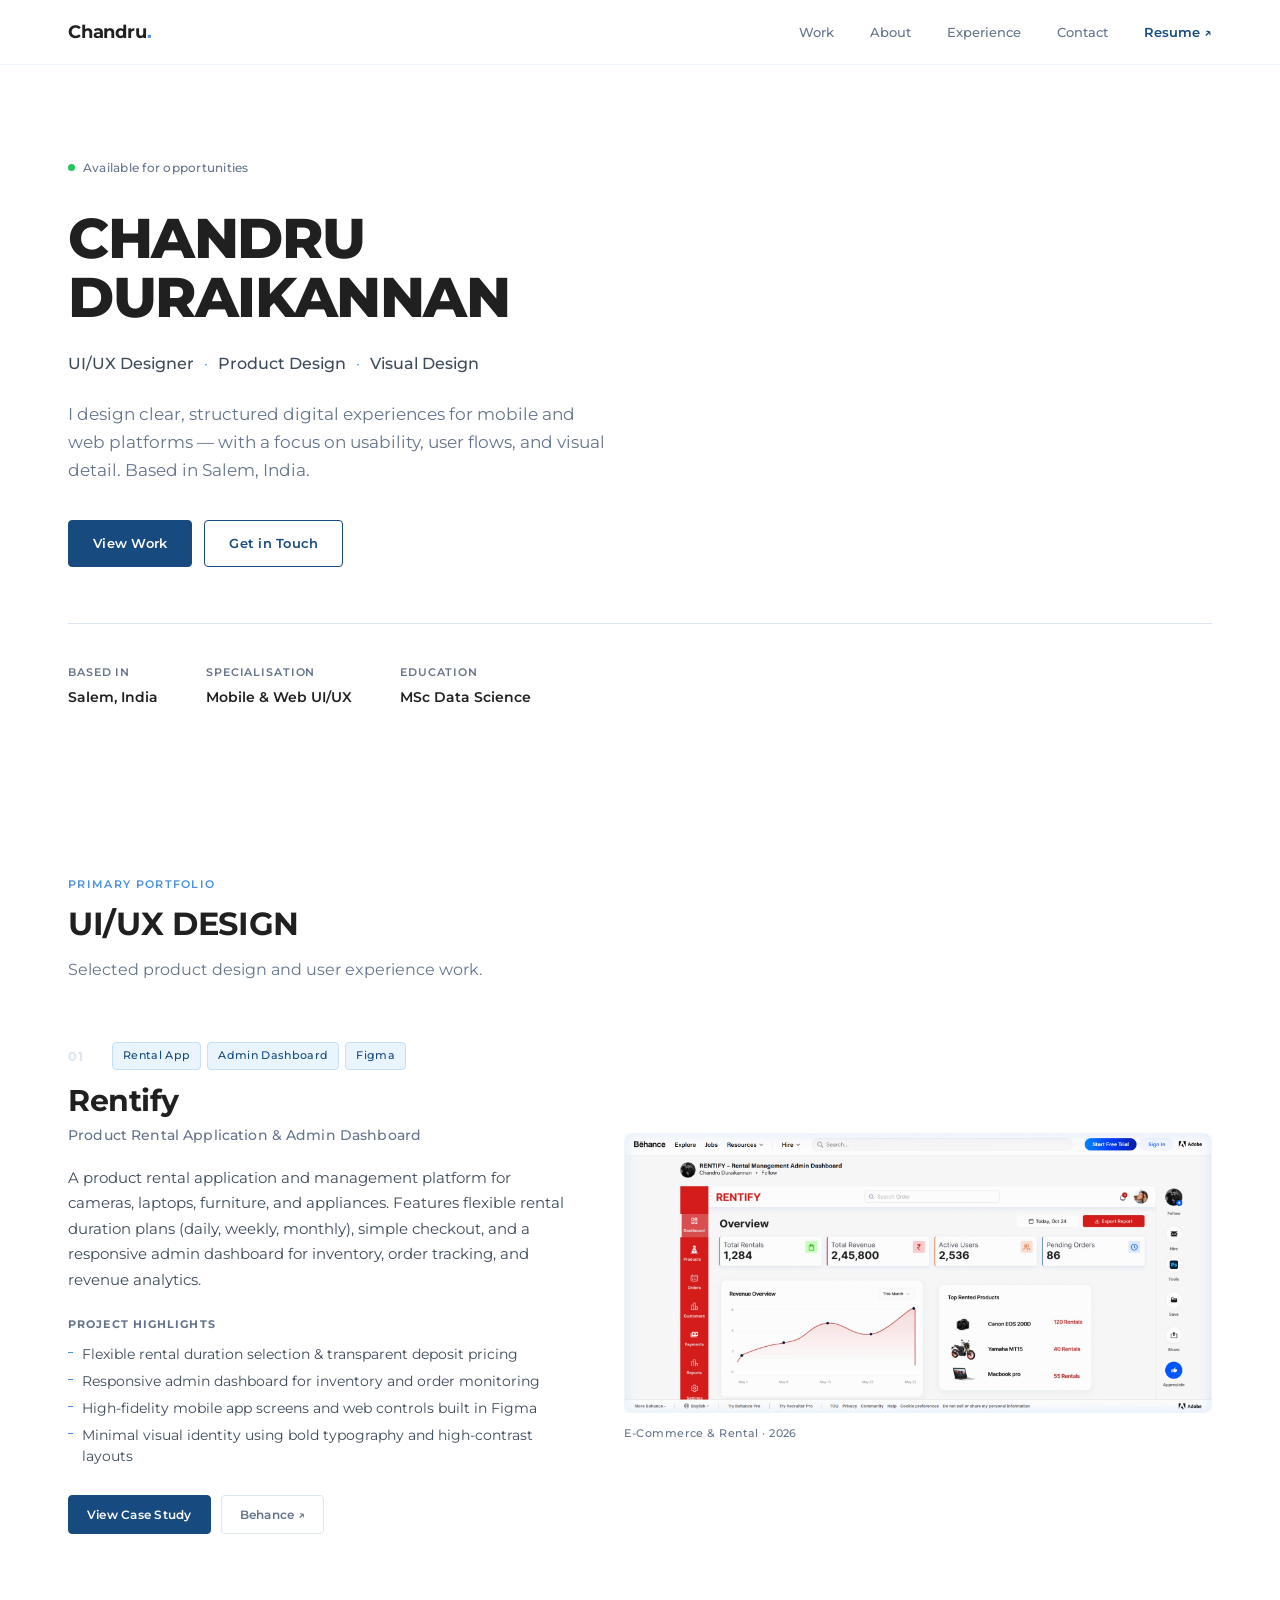
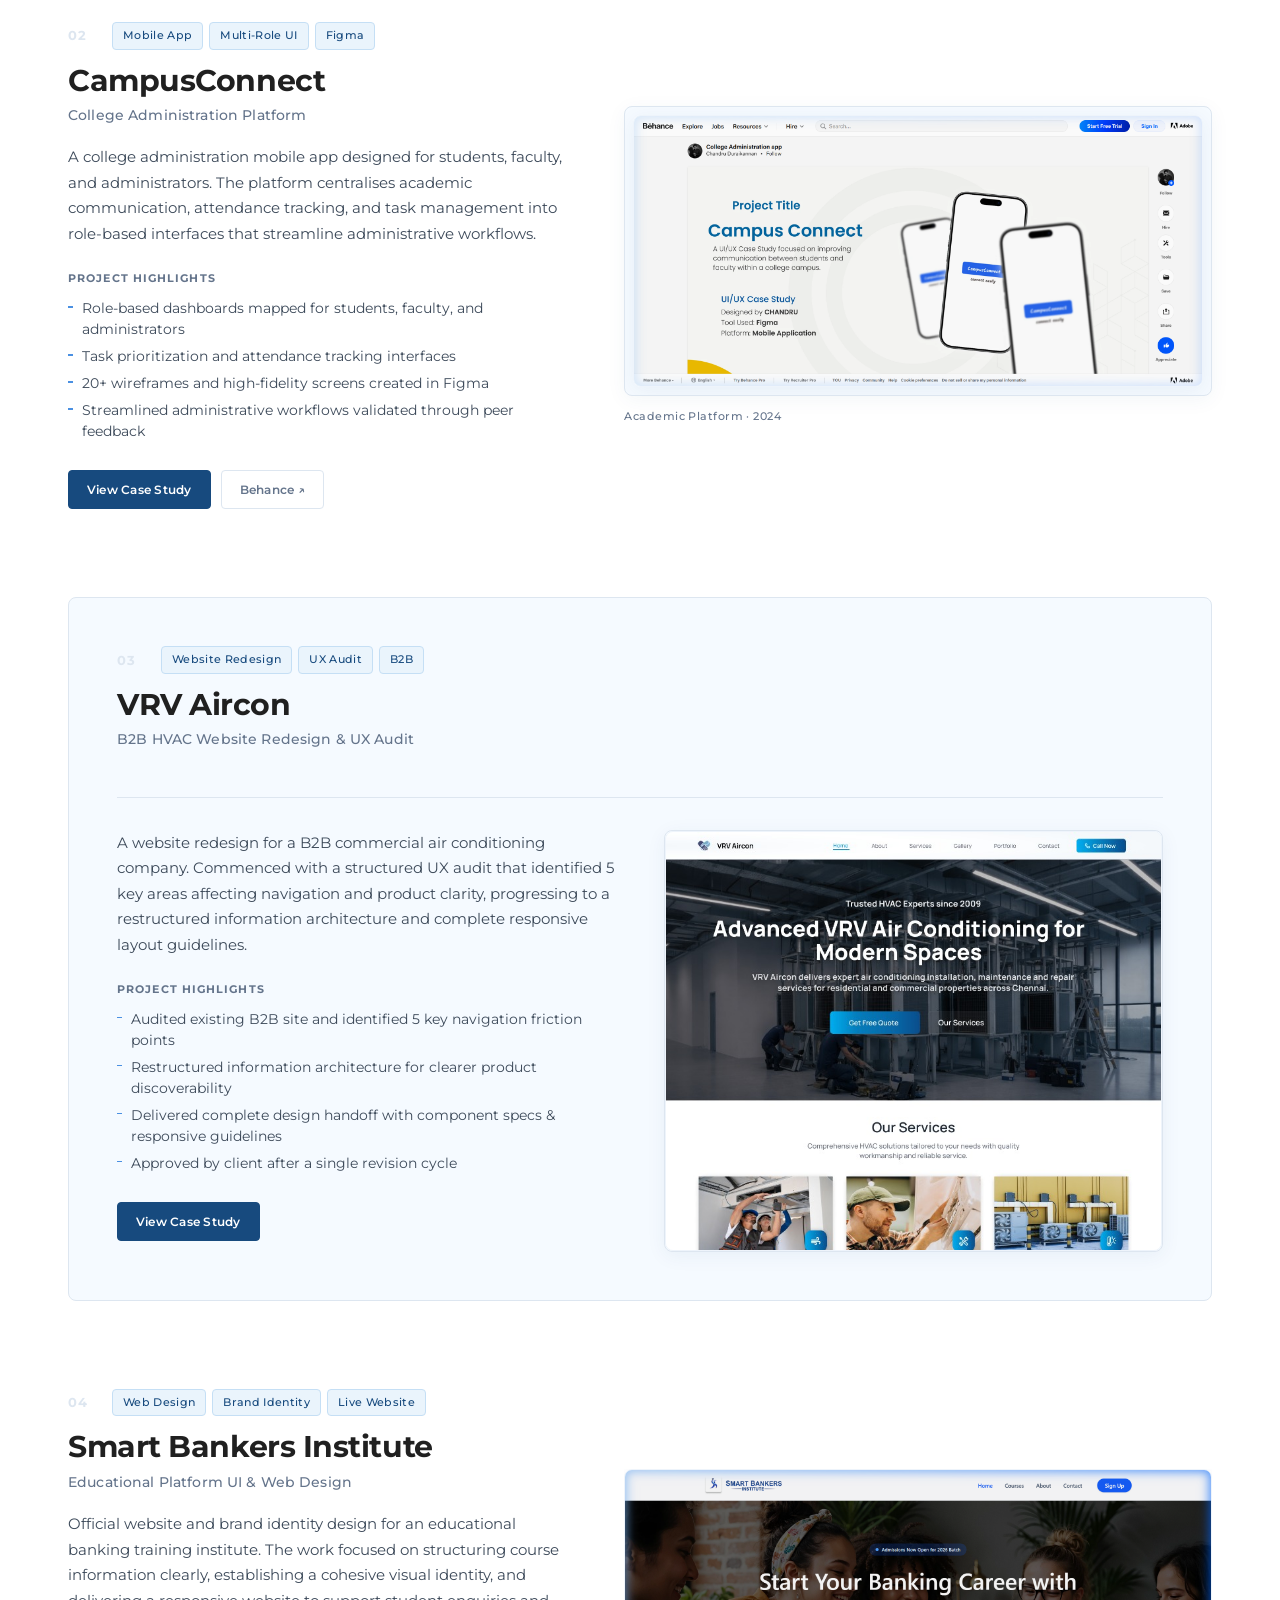
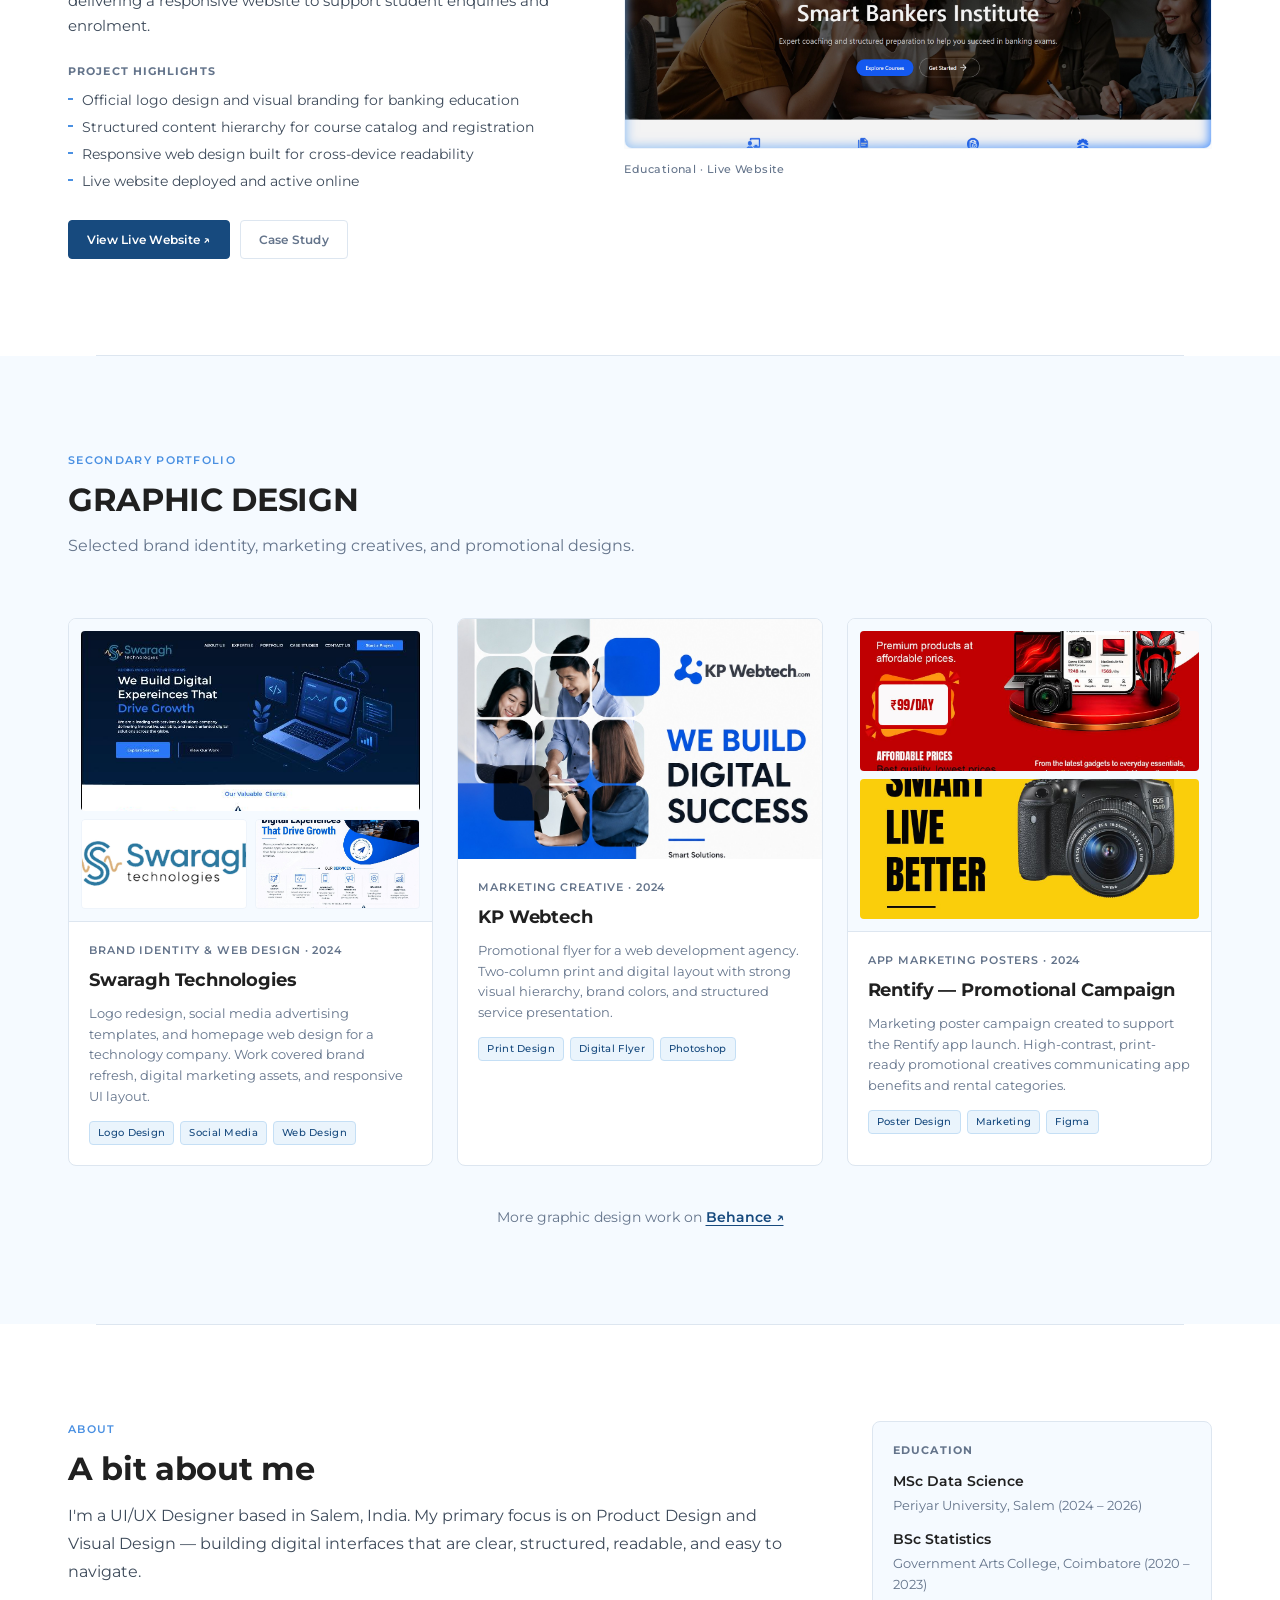
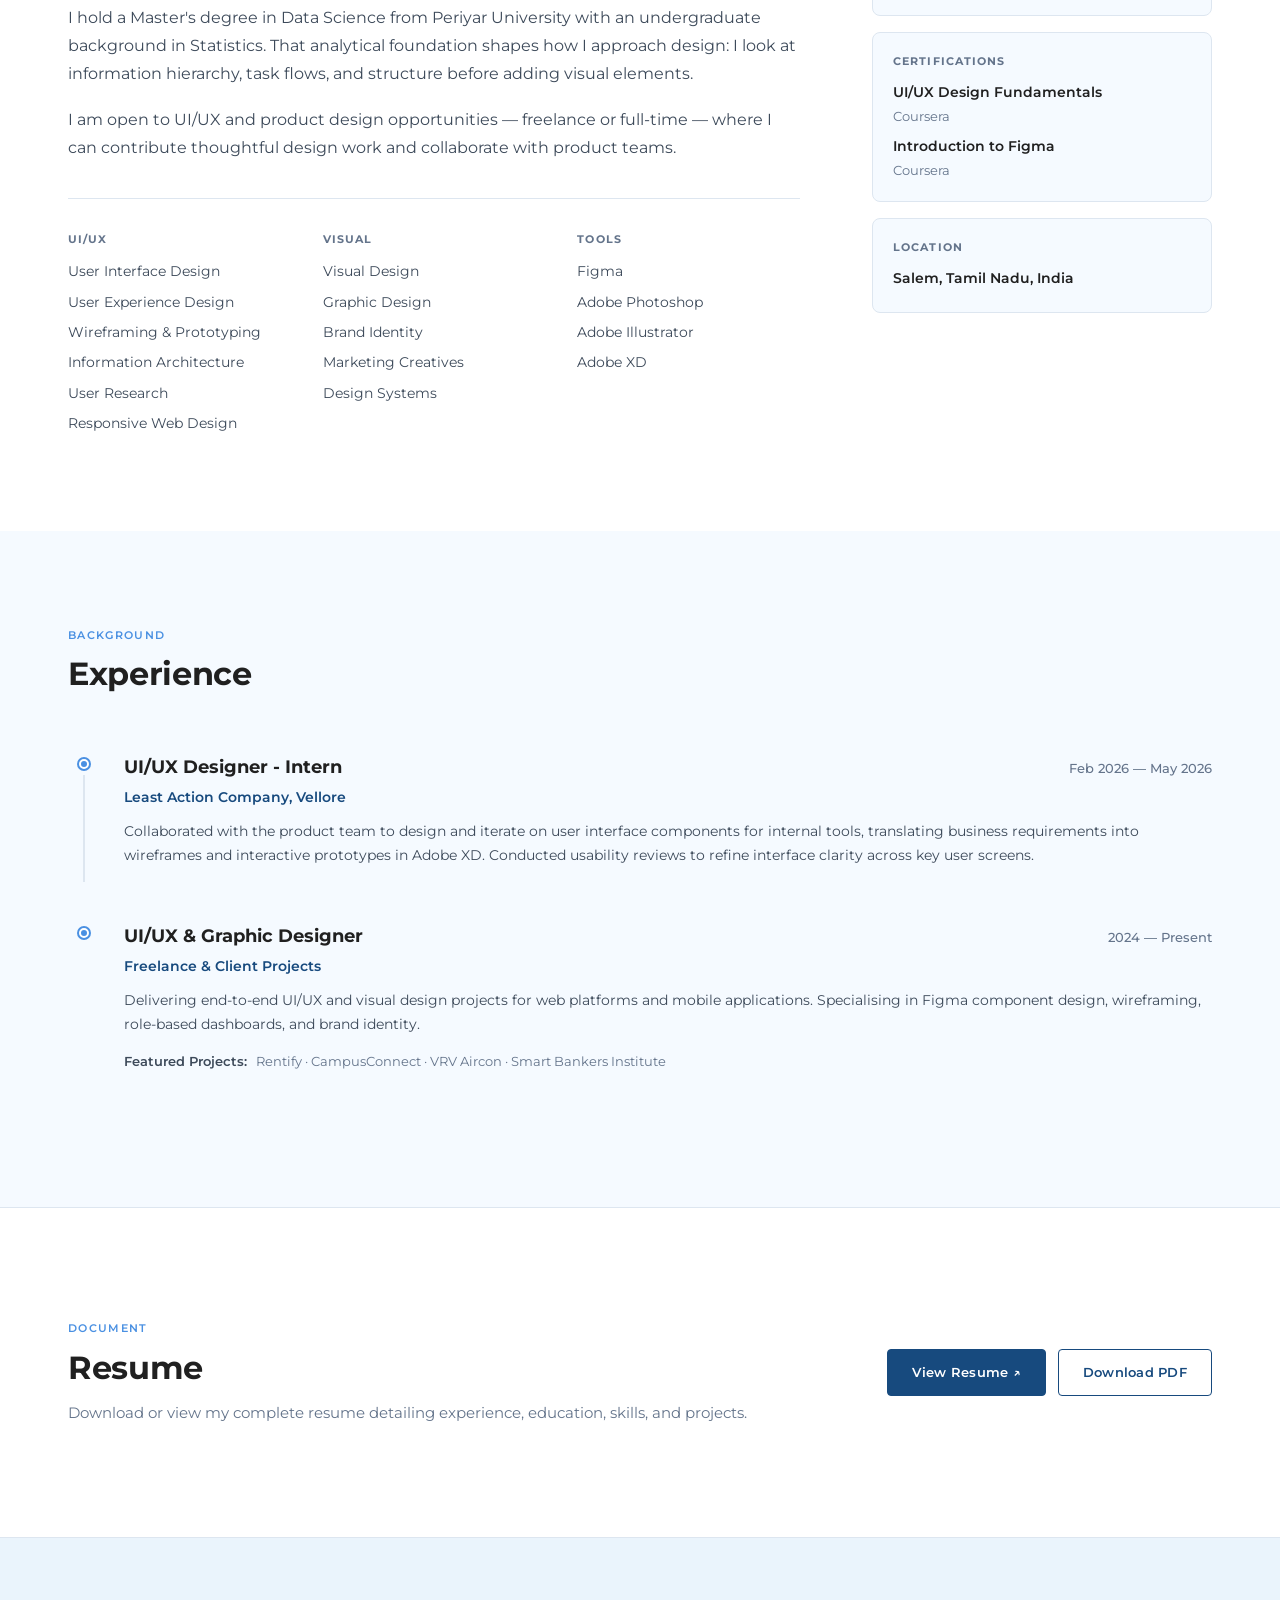
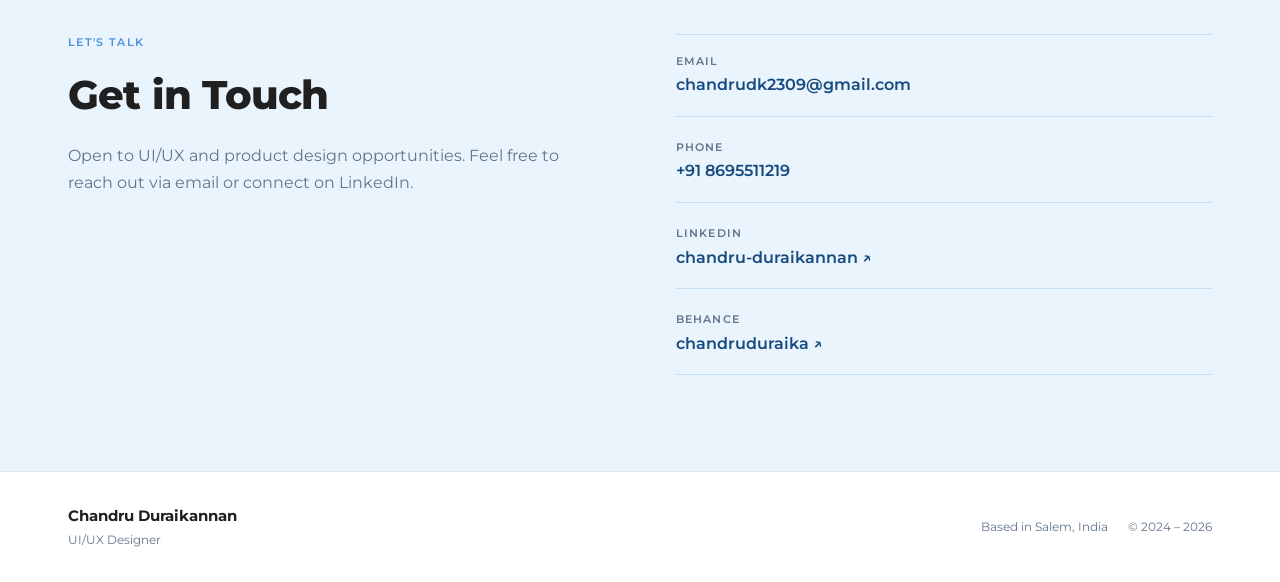
<file: index.html>
<!DOCTYPE html>
<html lang="en">
<head>
  <meta charset="UTF-8" />
  <meta name="viewport" content="width=device-width, initial-scale=1.0" />
  <title>Chandru Duraikannan — UI/UX Designer</title>
  <meta name="description" content="Chandru Duraikannan is a UI/UX Designer specialising in Product Design and Visual Design. Based in Salem, India." />
  <meta name="keywords" content="UI/UX Designer, Product Design, Visual Design, Figma, Mobile App Design, Chandru Duraikannan" />
  <meta name="author" content="Chandru Duraikannan" />

  <!-- Open Graph -->
  <meta property="og:title" content="Chandru Duraikannan — UI/UX Designer" />
  <meta property="og:description" content="UI/UX Designer working in Product Design and Visual Design. Clear, structured, user-centred digital experiences." />
  <meta property="og:type" content="website" />

  <!-- Fonts: Montserrat only -->
  <link rel="preconnect" href="https://fonts.googleapis.com" />
  <link rel="preconnect" href="https://fonts.gstatic.com" crossorigin />
  <link href="https://fonts.googleapis.com/css2?family=Montserrat:wght@400;500;600;700;800&display=swap" rel="stylesheet" />

  <link rel="stylesheet" href="style.css" />
</head>
<body>

<!-- ══════════════════════════ HEADER / NAV ══════════════════════════ -->
<header class="site-header" id="site-header" role="banner">
  <div class="header-inner">
    <a href="#hero" class="header-logo" aria-label="Chandru Duraikannan — Home">
      Chandru<span class="logo-dot">.</span>
    </a>

    <nav class="header-nav" role="navigation" aria-label="Main navigation">
      <a href="#uiux-design" class="nav-link">Work</a>
      <a href="#about" class="nav-link">About</a>
      <a href="#experience" class="nav-link">Experience</a>
      <a href="#contact" class="nav-link">Contact</a>
      <a href="assets/Chandru Duraikannan Resume.pdf" class="nav-link nav-resume" target="_blank" rel="noopener noreferrer">Resume ↗</a>
    </nav>

    <button class="hamburger" id="hamburger" aria-label="Toggle navigation menu" aria-expanded="false" aria-controls="mobile-nav">
      <span></span><span></span><span></span>
    </button>
  </div>
</header>

<!-- Mobile Nav -->
<div class="mobile-nav" id="mobile-nav" aria-hidden="true" role="dialog" aria-label="Mobile navigation">
  <button class="mobile-nav-close" id="mobile-nav-close" aria-label="Close navigation">&#10005;</button>
  <nav>
    <a href="#uiux-design" class="mobile-nav-link">Work</a>
    <a href="#about" class="mobile-nav-link">About</a>
    <a href="#experience" class="mobile-nav-link">Experience</a>
    <a href="#contact" class="mobile-nav-link">Contact</a>
    <a href="assets/Chandru Duraikannan Resume.pdf" class="mobile-nav-link" target="_blank" rel="noopener noreferrer">Resume ↗</a>
  </nav>
</div>
<div class="mobile-nav-backdrop" id="mobile-nav-backdrop" aria-hidden="true"></div>

<!-- ══════════════════════════ HERO ══════════════════════════ -->
<section id="hero" class="hero" aria-label="Introduction">
  <div class="container">
    <div class="hero-inner">
      <div class="hero-availability">
        <span class="availability-dot" aria-hidden="true"></span>
        Available for opportunities
      </div>

      <h1 class="hero-name">
        CHANDRU DURAIKANNAN
      </h1>

      <div class="hero-role">
        <span>UI/UX Designer</span>
        <span class="role-sep" aria-hidden="true">&middot;</span>
        <span>Product Design</span>
        <span class="role-sep" aria-hidden="true">&middot;</span>
        <span>Visual Design</span>
      </div>

      <p class="hero-statement">
        I design clear, structured digital experiences for mobile and web platforms &mdash; with a focus on usability, user flows, and visual detail. Based in Salem, India.
      </p>

      <div class="hero-actions">
        <a href="#uiux-design" class="btn btn-primary" id="hero-view-work">View Work</a>
        <a href="#contact" class="btn btn-outline" id="hero-contact">Get in Touch</a>
      </div>
    </div>

    <div class="hero-meta">
      <div class="hero-meta-item">
        <span class="meta-label">Based in</span>
        <span class="meta-value">Salem, India</span>
      </div>
      <div class="hero-meta-item">
        <span class="meta-label">Specialisation</span>
        <span class="meta-value">Mobile &amp; Web UI/UX</span>
      </div>
      <div class="hero-meta-item">
        <span class="meta-label">Education</span>
        <span class="meta-value">MSc Data Science</span>
      </div>
    </div>
  </div>
</section>

<!-- ══════════════════════════ UI/UX DESIGN ══════════════════════════ -->
<section id="uiux-design" class="section section-uiux" aria-labelledby="uiux-heading">
  <div class="container">

    <div class="section-header reveal">
      <div class="section-label">Primary Portfolio</div>
      <h2 class="section-title" id="uiux-heading">UI/UX DESIGN</h2>
      <p class="section-desc">Selected product design and user experience work.</p>
    </div>

    <!-- PROJECT 01: Rentify (Text left, Large visual right) -->
    <article class="project project--split reveal" id="project-rentify" aria-labelledby="rentify-title">
      <div class="project-text">
        <div class="project-header">
          <span class="project-number" aria-hidden="true">01</span>
          <div class="project-tags">
            <span class="tag">Rental App</span>
            <span class="tag">Admin Dashboard</span>
            <span class="tag">Figma</span>
          </div>
        </div>
        <h3 class="project-title" id="rentify-title">Rentify</h3>
        <p class="project-subtitle">Product Rental Application &amp; Admin Dashboard</p>
        <p class="project-desc">
          A product rental application and management platform for cameras, laptops, furniture, and appliances. Features flexible rental duration plans (daily, weekly, monthly), simple checkout, and a responsive admin dashboard for inventory, order tracking, and revenue analytics.
        </p>
        <div class="project-highlights">
          <div class="highlight-label">Project Highlights</div>
          <ul class="highlight-list">
            <li>Flexible rental duration selection &amp; transparent deposit pricing</li>
            <li>Responsive admin dashboard for inventory and order monitoring</li>
            <li>High-fidelity mobile app screens and web controls built in Figma</li>
            <li>Minimal visual identity using bold typography and high-contrast layouts</li>
          </ul>
        </div>
        <div class="project-actions">
          <a href="projects/rentify.html" class="btn btn-primary btn-sm" id="rentify-case-study">View Case Study</a>
          <a href="https://www.behance.net/gallery/250725633/RENTIFY-Rental-Management-Admin-Dashboard" class="btn btn-ghost btn-sm" target="_blank" rel="noopener noreferrer">Behance ↗</a>
        </div>
      </div>

      <div class="project-visual project-visual--rentify">
        <div class="project-image-wrap">
          <img src="assets/rentify_behance_dashboard.png" alt="Rentify Rental Management Admin Dashboard UI Design" class="project-real-img" />
        </div>
        <div class="project-category-tag">E-Commerce &amp; Rental &middot; 2026</div>
      </div>
    </article>

    <!-- PROJECT 02: CampusConnect (Text left, Wide visual right) -->
    <article class="project project--split project--campusconnect reveal" id="project-campusconnect" aria-labelledby="campus-title">
      <div class="project-text">
        <div class="project-header">
          <span class="project-number" aria-hidden="true">02</span>
          <div class="project-tags">
            <span class="tag">Mobile App</span>
            <span class="tag">Multi-Role UI</span>
            <span class="tag">Figma</span>
          </div>
        </div>
        <h3 class="project-title" id="campus-title">CampusConnect</h3>
        <p class="project-subtitle">College Administration Platform</p>
        <p class="project-desc">
          A college administration mobile app designed for students, faculty, and administrators. The platform centralises academic communication, attendance tracking, and task management into role-based interfaces that streamline administrative workflows.
        </p>
        <div class="project-highlights">
          <div class="highlight-label">Project Highlights</div>
          <ul class="highlight-list">
            <li>Role-based dashboards mapped for students, faculty, and administrators</li>
            <li>Task prioritization and attendance tracking interfaces</li>
            <li>20+ wireframes and high-fidelity screens created in Figma</li>
            <li>Streamlined administrative workflows validated through peer feedback</li>
          </ul>
        </div>
        <div class="project-actions">
          <a href="projects/campusconnect.html" class="btn btn-primary btn-sm" id="campus-case-study">View Case Study</a>
          <a href="https://www.behance.net/gallery/243077455/College-Administration-app" class="btn btn-ghost btn-sm" target="_blank" rel="noopener noreferrer">Behance ↗</a>
        </div>
      </div>

      <div class="project-visual project-visual--campus">
        <div class="project-image-wrap project-image-wrap--campus">
          <img src="assets/campusconnect_behance_top.png" alt="CampusConnect College Administration Mobile App Interface" class="project-real-img project-real-img--campus" />
        </div>
        <div class="project-category-tag">Academic Platform &middot; 2024</div>
      </div>
    </article>

    <!-- PROJECT 03: VRV Aircon (Large project number + text, wide website visual) -->
    <article class="project project--wide reveal" id="project-vrv" aria-labelledby="vrv-title">
      <div class="project-wide-header">
        <div class="project-header">
          <span class="project-number" aria-hidden="true">03</span>
          <div class="project-tags">
            <span class="tag">Website Redesign</span>
            <span class="tag">UX Audit</span>
            <span class="tag">B2B</span>
          </div>
        </div>
        <h3 class="project-title" id="vrv-title">VRV Aircon</h3>
        <p class="project-subtitle">B2B HVAC Website Redesign &amp; UX Audit</p>
      </div>
      <div class="project-wide-body">
        <div class="project-wide-text">
          <p class="project-desc">
            A website redesign for a B2B commercial air conditioning company. Commenced with a structured UX audit that identified 5 key areas affecting navigation and product clarity, progressing to a restructured information architecture and complete responsive layout guidelines.
          </p>
          <div class="project-highlights">
            <div class="highlight-label">Project Highlights</div>
            <ul class="highlight-list">
              <li>Audited existing B2B site and identified 5 key navigation friction points</li>
              <li>Restructured information architecture for clearer product discoverability</li>
              <li>Delivered complete design handoff with component specs &amp; responsive guidelines</li>
              <li>Approved by client after a single revision cycle</li>
            </ul>
          </div>
          <div class="project-actions">
            <a href="projects/vrv-aircon.html" class="btn btn-primary btn-sm" id="vrv-case-study">View Case Study</a>
          </div>
        </div>
        <div class="project-wide-visual">
          <div class="project-image-wrap project-image-wrap--vrv" style="border-radius:var(--radius-md); overflow:hidden; border:1px solid var(--border); box-shadow:0 4px 20px rgba(23,74,126,0.06);">
            <img src="assets/vrv-aircon.jpeg" alt="VRV Aircon B2B HVAC Website Redesign Interface" class="project-real-img" style="width:100%; height:auto; display:block;" />
          </div>
        </div>
      </div>
    </article>

    <!-- PROJECT 04: Smart Bankers Institute (Text + browser screenshot + Live website link) -->
    <article class="project project--split reveal" id="project-sbi" aria-labelledby="sbi-title">
      <div class="project-text">
        <div class="project-header">
          <span class="project-number" aria-hidden="true">04</span>
          <div class="project-tags">
            <span class="tag">Web Design</span>
            <span class="tag">Brand Identity</span>
            <span class="tag">Live Website</span>
          </div>
        </div>
        <h3 class="project-title" id="sbi-title">Smart Bankers Institute</h3>
        <p class="project-subtitle">Educational Platform UI &amp; Web Design</p>
        <p class="project-desc">
          Official website and brand identity design for an educational banking training institute. The work focused on structuring course information clearly, establishing a cohesive visual identity, and delivering a responsive website to support student enquiries and enrolment.
        </p>
        <div class="project-highlights">
          <div class="highlight-label">Project Highlights</div>
          <ul class="highlight-list">
            <li>Official logo design and visual branding for banking education</li>
            <li>Structured content hierarchy for course catalog and registration</li>
            <li>Responsive web design built for cross-device readability</li>
            <li>Live website deployed and active online</li>
          </ul>
        </div>
        <div class="project-actions">
          <a href="https://smartbankersinstitute.com/" class="btn btn-primary btn-sm" target="_blank" rel="noopener noreferrer" id="sbi-live">View Live Website ↗</a>
          <a href="projects/smart-bankers.html" class="btn btn-ghost btn-sm" id="sbi-detail">Case Study</a>
        </div>
      </div>

      <div class="project-visual project-visual--sbi">
        <div class="project-image-wrap">
          <img src="assets/smart_bankers_live.png" alt="Smart Bankers Institute Official Website Design" class="project-real-img" />
        </div>
        <div class="project-category-tag">Educational &middot; Live Website</div>
      </div>
    </article>

  </div>
</section>

<!-- Section divider -->
<div class="section-divider" aria-hidden="true">
  <div class="container">
    <div class="divider-line"></div>
  </div>
</div>

<!-- ══════════════════════════ GRAPHIC DESIGN ══════════════════════════ -->
<section id="graphic-design" class="section section-gd" aria-labelledby="gd-heading">
  <div class="container">

    <div class="section-header reveal">
      <div class="section-label">Secondary Portfolio</div>
      <h2 class="section-title" id="gd-heading">GRAPHIC DESIGN</h2>
      <p class="section-desc">Selected brand identity, marketing creatives, and promotional designs.</p>
    </div>

    <div class="gd-grid">

      <!-- Swaragh Technologies -->
      <article class="gd-card gd-card--featured reveal" id="gd-swaragh" aria-labelledby="swaragh-title">
        <div class="gd-card-image-gallery">
          <img src="assets/swaragh_web.jpeg" alt="Swaragh Technologies Homepage Web Design" class="gd-real-image gd-real-image--main" loading="lazy" />
          <div class="gd-sub-images">
            <img src="assets/swaragh_logo.png" alt="Swaragh Technologies Logo Redesign" class="gd-sub-img" loading="lazy" />
            <img src="assets/swaragh_social.jpeg" alt="Swaragh Technologies Social Media Banner Creative" class="gd-sub-img" loading="lazy" />
          </div>
        </div>
        <div class="gd-card-body">
          <div class="gd-card-meta">Brand Identity &amp; Web Design &middot; 2024</div>
          <h3 class="gd-card-title" id="swaragh-title">Swaragh Technologies</h3>
          <p class="gd-card-desc">Logo redesign, social media advertising templates, and homepage web design for a technology company. Work covered brand refresh, digital marketing assets, and responsive UI layout.</p>
          <div class="gd-card-tags">
            <span class="tag tag-sm">Logo Design</span>
            <span class="tag tag-sm">Social Media</span>
            <span class="tag tag-sm">Web Design</span>
          </div>
        </div>
      </article>

      <!-- KP Webtech -->
      <article class="gd-card reveal" id="gd-kpwebtech" aria-labelledby="kp-title">
        <div class="gd-card-image gd-card-image--kp">
          <img
            src="assets/IMG-20260903-WA0004.jpg.jpeg"
            alt="KP Webtech promotional flyer — 'We Build Digital Success' — two-column layout with service list and brand elements"
            class="gd-real-image"
            loading="lazy"
          />
        </div>
        <div class="gd-card-body">
          <div class="gd-card-meta">Marketing Creative &middot; 2024</div>
          <h3 class="gd-card-title" id="kp-title">KP Webtech</h3>
          <p class="gd-card-desc">Promotional flyer for a web development agency. Two-column print and digital layout with strong visual hierarchy, brand colors, and structured service presentation.</p>
          <div class="gd-card-tags">
            <span class="tag tag-sm">Print Design</span>
            <span class="tag tag-sm">Digital Flyer</span>
            <span class="tag tag-sm">Photoshop</span>
          </div>
        </div>
      </article>

      <!-- Rentify Promotional Campaign -->
      <article class="gd-card reveal" id="gd-rentify-posters" aria-labelledby="rentify-poster-title">
        <div class="gd-card-image-gallery">
          <img src="assets/rentify_poster_1.jpeg" alt="Rentify Product Rental Marketing Poster Design 1" class="gd-real-image gd-real-image--half" loading="lazy" />
          <img src="assets/rentify_poster_2.jpeg" alt="Rentify Product Rental Marketing Poster Design 2" class="gd-real-image gd-real-image--half" loading="lazy" />
        </div>
        <div class="gd-card-body">
          <div class="gd-card-meta">App Marketing Posters &middot; 2024</div>
          <h3 class="gd-card-title" id="rentify-poster-title">Rentify &mdash; Promotional Campaign</h3>
          <p class="gd-card-desc">Marketing poster campaign created to support the Rentify app launch. High-contrast, print-ready promotional creatives communicating app benefits and rental categories.</p>
          <div class="gd-card-tags">
            <span class="tag tag-sm">Poster Design</span>
            <span class="tag tag-sm">Marketing</span>
            <span class="tag tag-sm">Figma</span>
          </div>
        </div>
      </article>

    </div>

    <div class="gd-footer">
      <p class="gd-footer-note">
        More graphic design work on
        <a href="https://www.behance.net/chandruduraika" target="_blank" rel="noopener noreferrer" class="inline-link">Behance ↗</a>
      </p>
    </div>

  </div>
</section>

<!-- Section divider -->
<div class="section-divider" aria-hidden="true">
  <div class="container">
    <div class="divider-line"></div>
  </div>
</div>

<!-- ══════════════════════════ ABOUT ══════════════════════════ -->
<section id="about" class="section section-about" aria-labelledby="about-heading">
  <div class="container">
    <div class="about-inner">
      <div class="about-text reveal">
        <div class="section-label">About</div>
        <h2 class="section-title" id="about-heading">A bit about me</h2>
        <p class="about-para">
          I'm a UI/UX Designer based in Salem, India. My primary focus is on Product Design and Visual Design &mdash; building digital interfaces that are clear, structured, readable, and easy to navigate.
        </p>
        <p class="about-para">
          I hold a Master's degree in Data Science from Periyar University with an undergraduate background in Statistics. That analytical foundation shapes how I approach design: I look at information hierarchy, task flows, and structure before adding visual elements.
        </p>
        <p class="about-para">
          I am open to UI/UX and product design opportunities &mdash; freelance or full-time &mdash; where I can contribute thoughtful design work and collaborate with product teams.
        </p>

        <div class="about-skills">
          <div class="skills-col">
            <div class="skills-group-label">UI/UX</div>
            <ul class="skills-list">
              <li>User Interface Design</li>
              <li>User Experience Design</li>
              <li>Wireframing &amp; Prototyping</li>
              <li>Information Architecture</li>
              <li>User Research</li>
              <li>Responsive Web Design</li>
            </ul>
          </div>
          <div class="skills-col">
            <div class="skills-group-label">Visual</div>
            <ul class="skills-list">
              <li>Visual Design</li>
              <li>Graphic Design</li>
              <li>Brand Identity</li>
              <li>Marketing Creatives</li>
              <li>Design Systems</li>
            </ul>
          </div>
          <div class="skills-col">
            <div class="skills-group-label">Tools</div>
            <ul class="skills-list">
              <li>Figma</li>
              <li>Adobe Photoshop</li>
              <li>Adobe Illustrator</li>
              <li>Adobe XD</li>
            </ul>
          </div>
        </div>
      </div>

      <div class="about-aside reveal">
        <div class="about-card">
          <div class="about-card-label">Education</div>
          <div class="about-edu-item">
            <div class="edu-degree">MSc Data Science</div>
            <div class="edu-institution">Periyar University, Salem (2024 &ndash; 2026)</div>
          </div>
          <div class="about-edu-item" style="margin-top:12px;">
            <div class="edu-degree">BSc Statistics</div>
            <div class="edu-institution">Government Arts College, Coimbatore (2020 &ndash; 2023)</div>
          </div>
        </div>
        <div class="about-card">
          <div class="about-card-label">Certifications</div>
          <div class="about-edu-item">
            <div class="edu-degree">UI/UX Design Fundamentals</div>
            <div class="edu-institution">Coursera</div>
          </div>
          <div class="about-edu-item" style="margin-top:8px;">
            <div class="edu-degree">Introduction to Figma</div>
            <div class="edu-institution">Coursera</div>
          </div>
        </div>
        <div class="about-card">
          <div class="about-card-label">Location</div>
          <div class="about-edu-item">
            <div class="edu-degree">Salem, Tamil Nadu, India</div>
          </div>
        </div>
      </div>
    </div>
  </div>
</section>

<!-- ══════════════════════════ EXPERIENCE ══════════════════════════ -->
<section id="experience" class="section section-experience" aria-labelledby="exp-heading">
  <div class="container">
    <div class="section-header reveal">
      <div class="section-label">Background</div>
      <h2 class="section-title" id="exp-heading">Experience</h2>
    </div>

    <div class="experience-list">

      <!-- Internship Experience -->
      <div class="exp-item reveal" id="exp-internship">
        <div class="exp-timeline">
          <div class="exp-dot" aria-hidden="true"></div>
          <div class="exp-line" aria-hidden="true"></div>
        </div>
        <div class="exp-body">
          <div class="exp-header">
            <div class="exp-role">UI/UX Designer - Intern</div>
            <div class="exp-period">Feb 2026 &mdash; May 2026</div>
          </div>
          <div class="exp-company">Least Action Company, Vellore</div>
          <p class="exp-desc">
            Collaborated with the product team to design and iterate on user interface components for internal tools, translating business requirements into wireframes and interactive prototypes in Adobe XD. Conducted usability reviews to refine interface clarity across key user screens.
          </p>
        </div>
      </div>

      <!-- Freelance / Projects -->
      <div class="exp-item reveal" id="exp-freelance">
        <div class="exp-timeline">
          <div class="exp-dot" aria-hidden="true"></div>
        </div>
        <div class="exp-body">
          <div class="exp-header">
            <div class="exp-role">UI/UX &amp; Graphic Designer</div>
            <div class="exp-period">2024 &mdash; Present</div>
          </div>
          <div class="exp-company">Freelance &amp; Client Projects</div>
          <p class="exp-desc">
            Delivering end-to-end UI/UX and visual design projects for web platforms and mobile applications. Specialising in Figma component design, wireframing, role-based dashboards, and brand identity.
          </p>
          <div class="exp-projects-ref">
            <span class="exp-projects-label">Featured Projects:</span>
            Rentify &middot; CampusConnect &middot; VRV Aircon &middot; Smart Bankers Institute
          </div>
        </div>
      </div>

    </div>
  </div>
</section>

<!-- ══════════════════════════ RESUME ══════════════════════════ -->
<section id="resume" class="section section-resume" aria-labelledby="resume-heading">
  <div class="container">
    <div class="resume-inner reveal">
      <div class="resume-text">
        <div class="section-label">Document</div>
        <h2 class="section-title" id="resume-heading">Resume</h2>
        <p class="resume-desc">
          Download or view my complete resume detailing experience, education, skills, and projects.
        </p>
      </div>
      <div class="resume-actions">
        <a href="assets/Chandru Duraikannan Resume.pdf" class="btn btn-primary" target="_blank" rel="noopener noreferrer" id="resume-view">View Resume ↗</a>
        <a href="assets/Chandru Duraikannan Resume.pdf" class="btn btn-outline" download id="resume-download">Download PDF</a>
      </div>
    </div>
  </div>
</section>

<!-- ══════════════════════════ CONTACT ══════════════════════════ -->
<section id="contact" class="section section-contact" aria-labelledby="contact-heading">
  <div class="container">
    <div class="contact-inner">
      <div class="contact-text reveal">
        <div class="section-label">Let's Talk</div>
        <h2 class="contact-heading" id="contact-heading">Get in Touch</h2>
        <p class="contact-sub">
          Open to UI/UX and product design opportunities. Feel free to reach out via email or connect on LinkedIn.
        </p>
      </div>

      <div class="contact-links reveal">
        <a href="mailto:chandrudk2309@gmail.com" class="contact-link-item" id="contact-email">
          <div class="contact-link-label">Email</div>
          <div class="contact-link-value">chandrudk2309@gmail.com</div>
        </a>
        <a href="tel:+918695511219" class="contact-link-item" id="contact-phone">
          <div class="contact-link-label">Phone</div>
          <div class="contact-link-value">+91 8695511219</div>
        </a>
        <a href="https://www.linkedin.com/in/chandru-duraikannan" class="contact-link-item" target="_blank" rel="noopener noreferrer" id="contact-linkedin">
          <div class="contact-link-label">LinkedIn</div>
          <div class="contact-link-value">chandru-duraikannan ↗</div>
        </a>
        <a href="https://www.behance.net/chandruduraika" class="contact-link-item" target="_blank" rel="noopener noreferrer" id="contact-behance">
          <div class="contact-link-label">Behance</div>
          <div class="contact-link-value">chandruduraika ↗</div>
        </a>
      </div>
    </div>
  </div>
</section>

<!-- ══════════════════════════ FOOTER ══════════════════════════ -->
<footer class="site-footer" role="contentinfo">
  <div class="container">
    <div class="footer-inner">
      <div class="footer-left">
        <span class="footer-name">Chandru Duraikannan</span>
        <span class="footer-role">UI/UX Designer</span>
      </div>
      <div class="footer-right">
        <span class="footer-note">Based in Salem, India</span>
        <span class="footer-copy">&copy; 2024 &ndash; 2026</span>
      </div>
    </div>
  </div>
</footer>

<script src="script.js"></script>
</body>
</html>
</file>
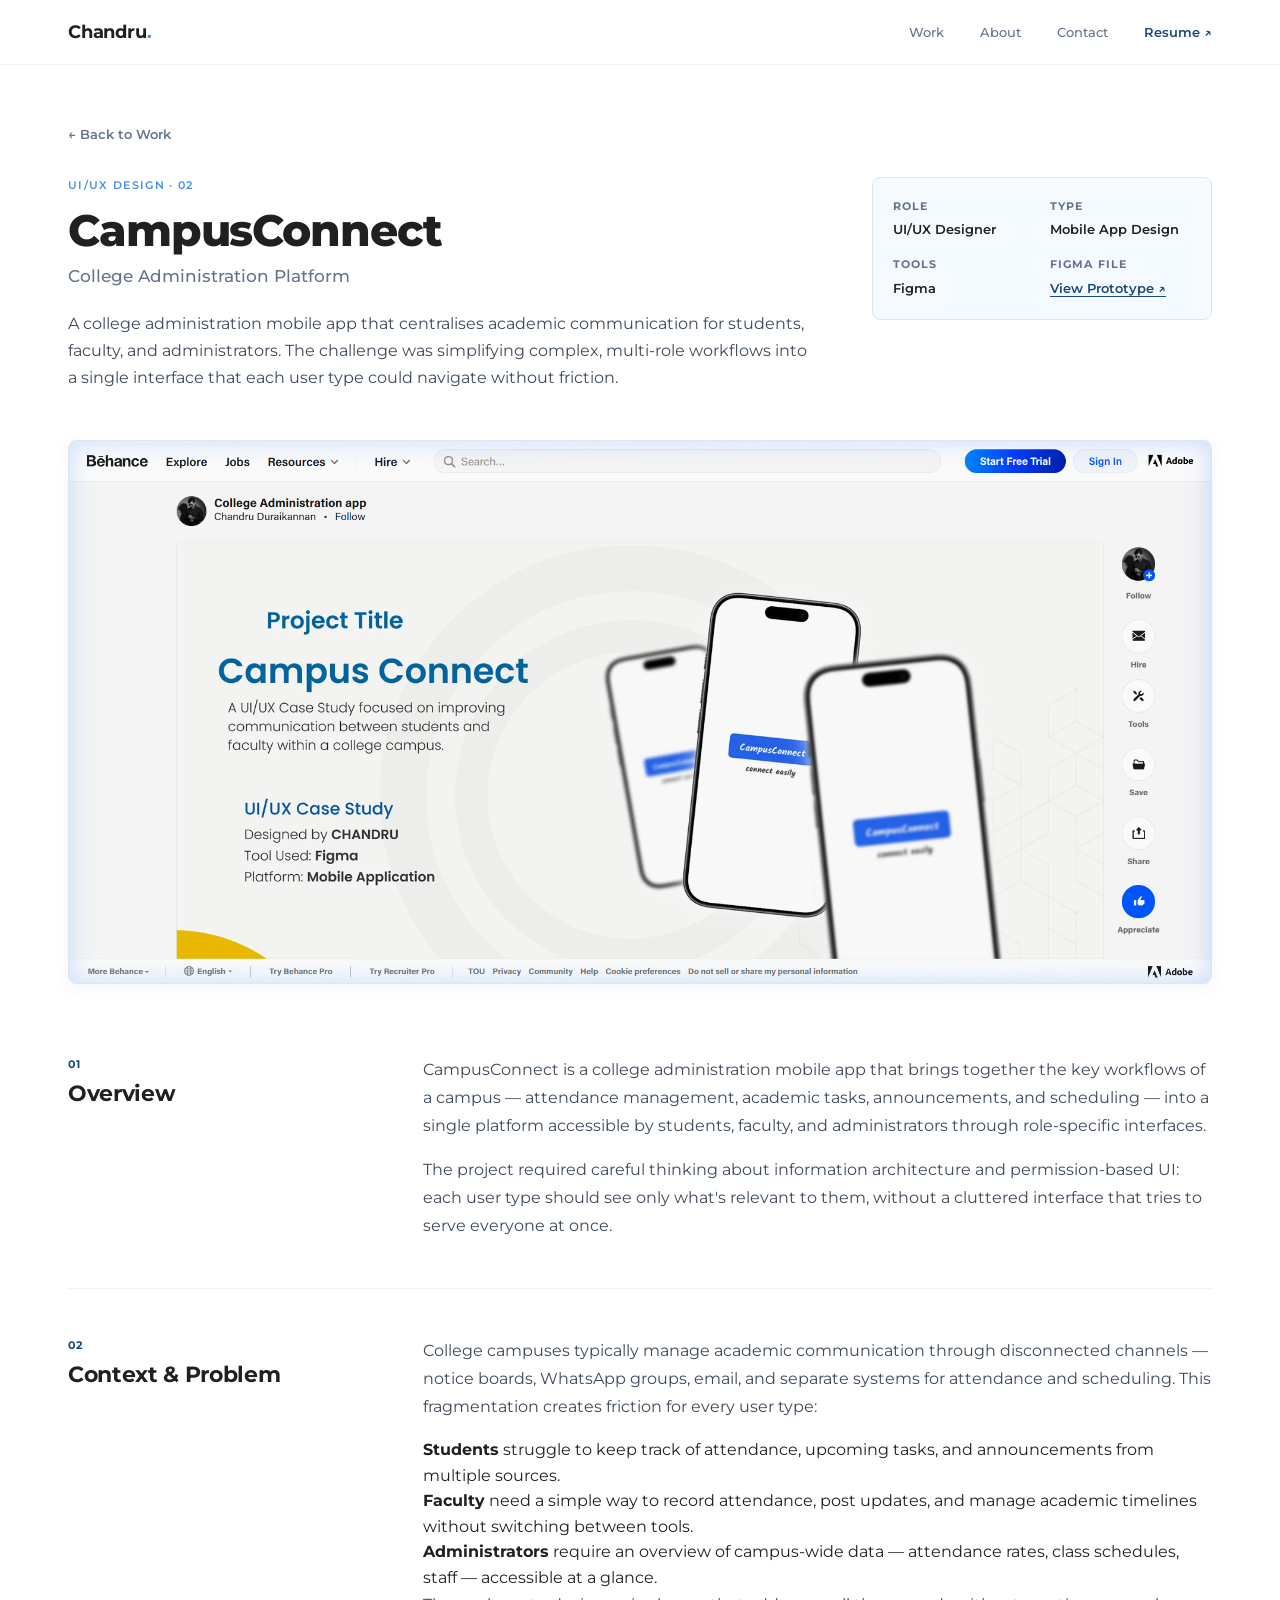
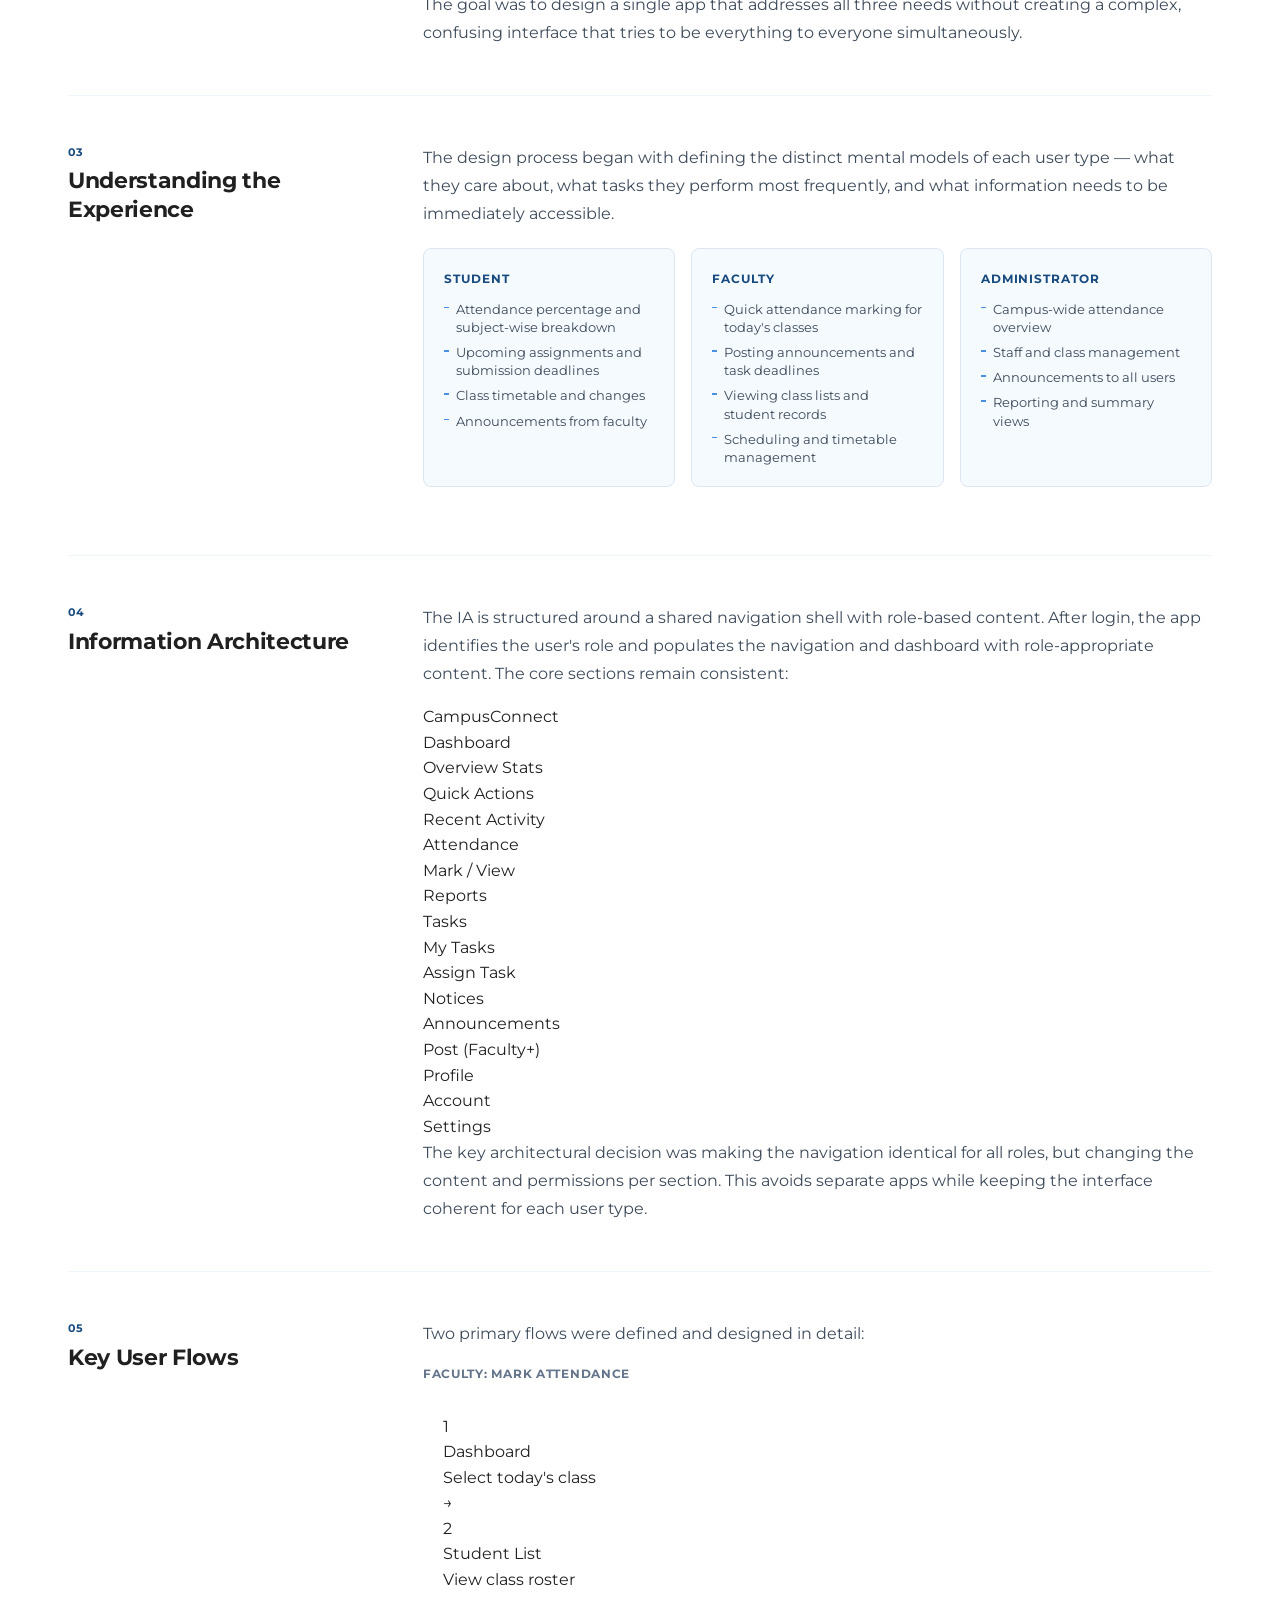
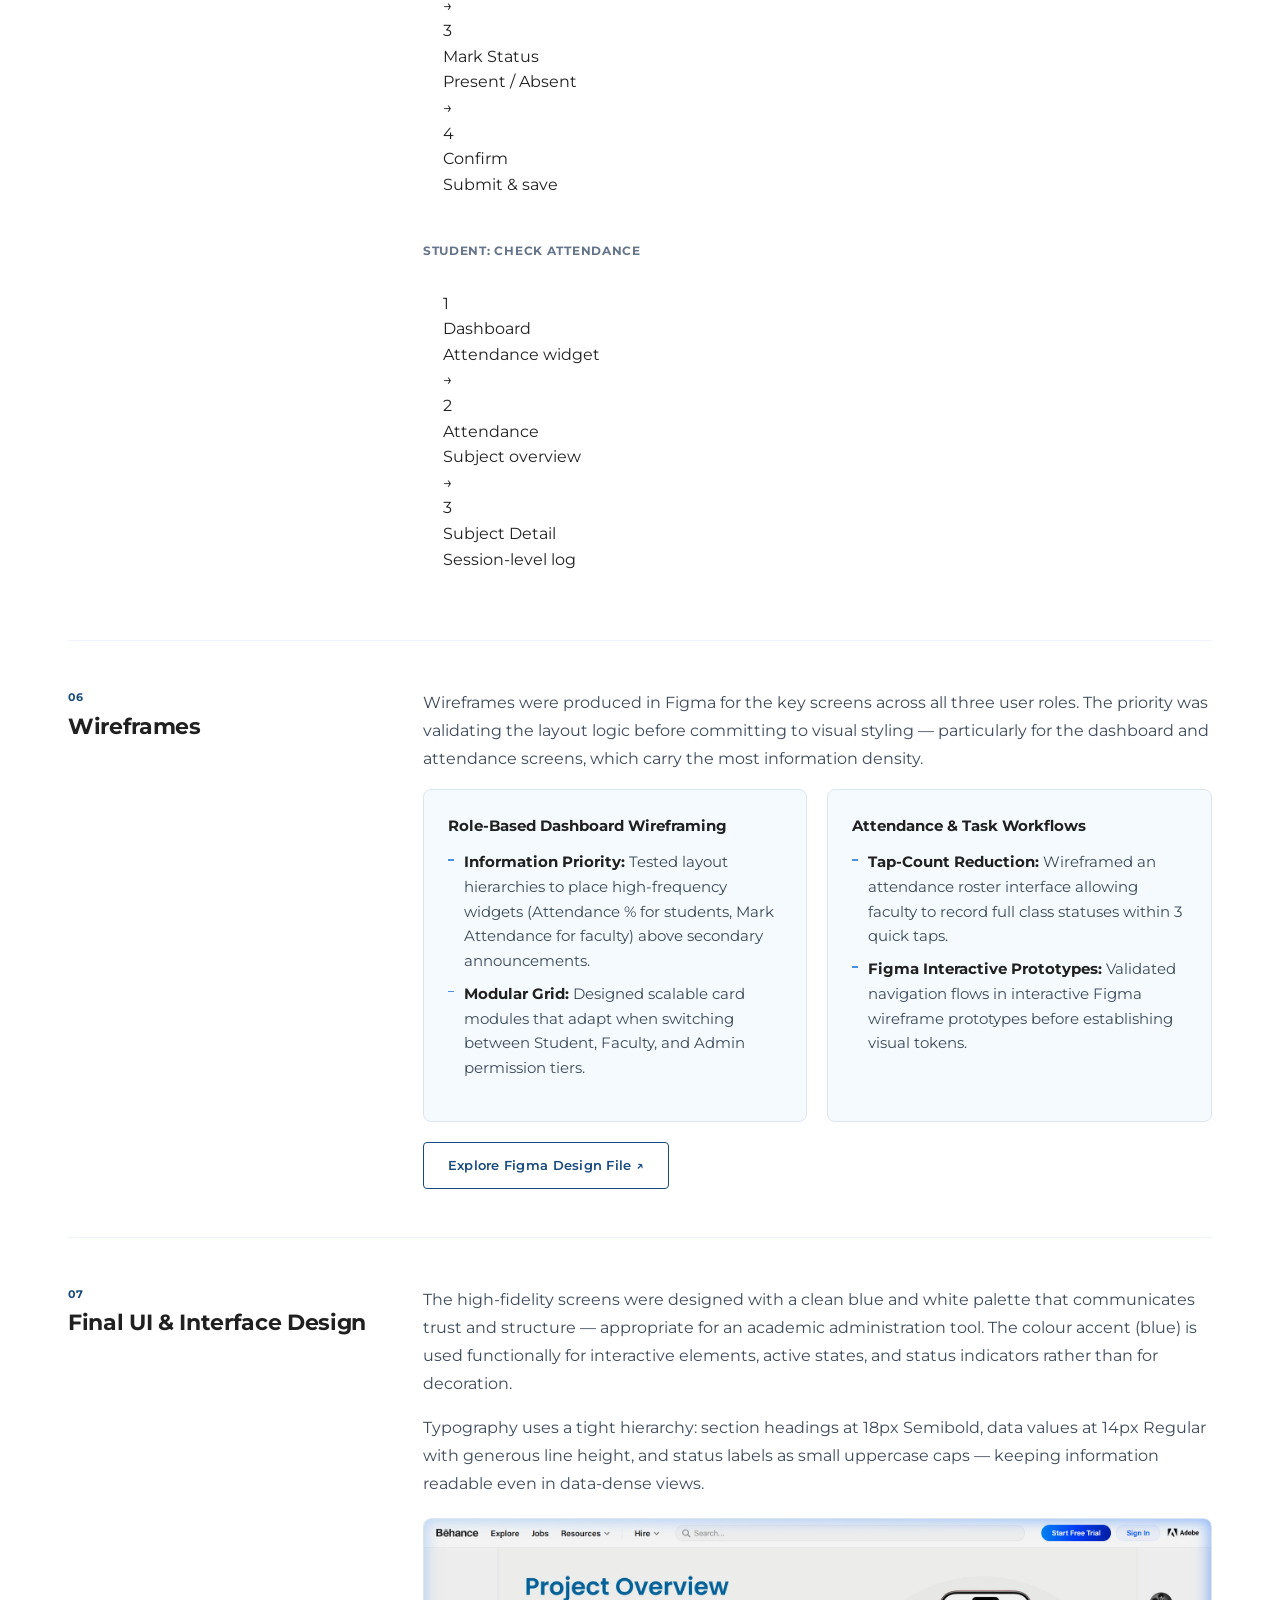
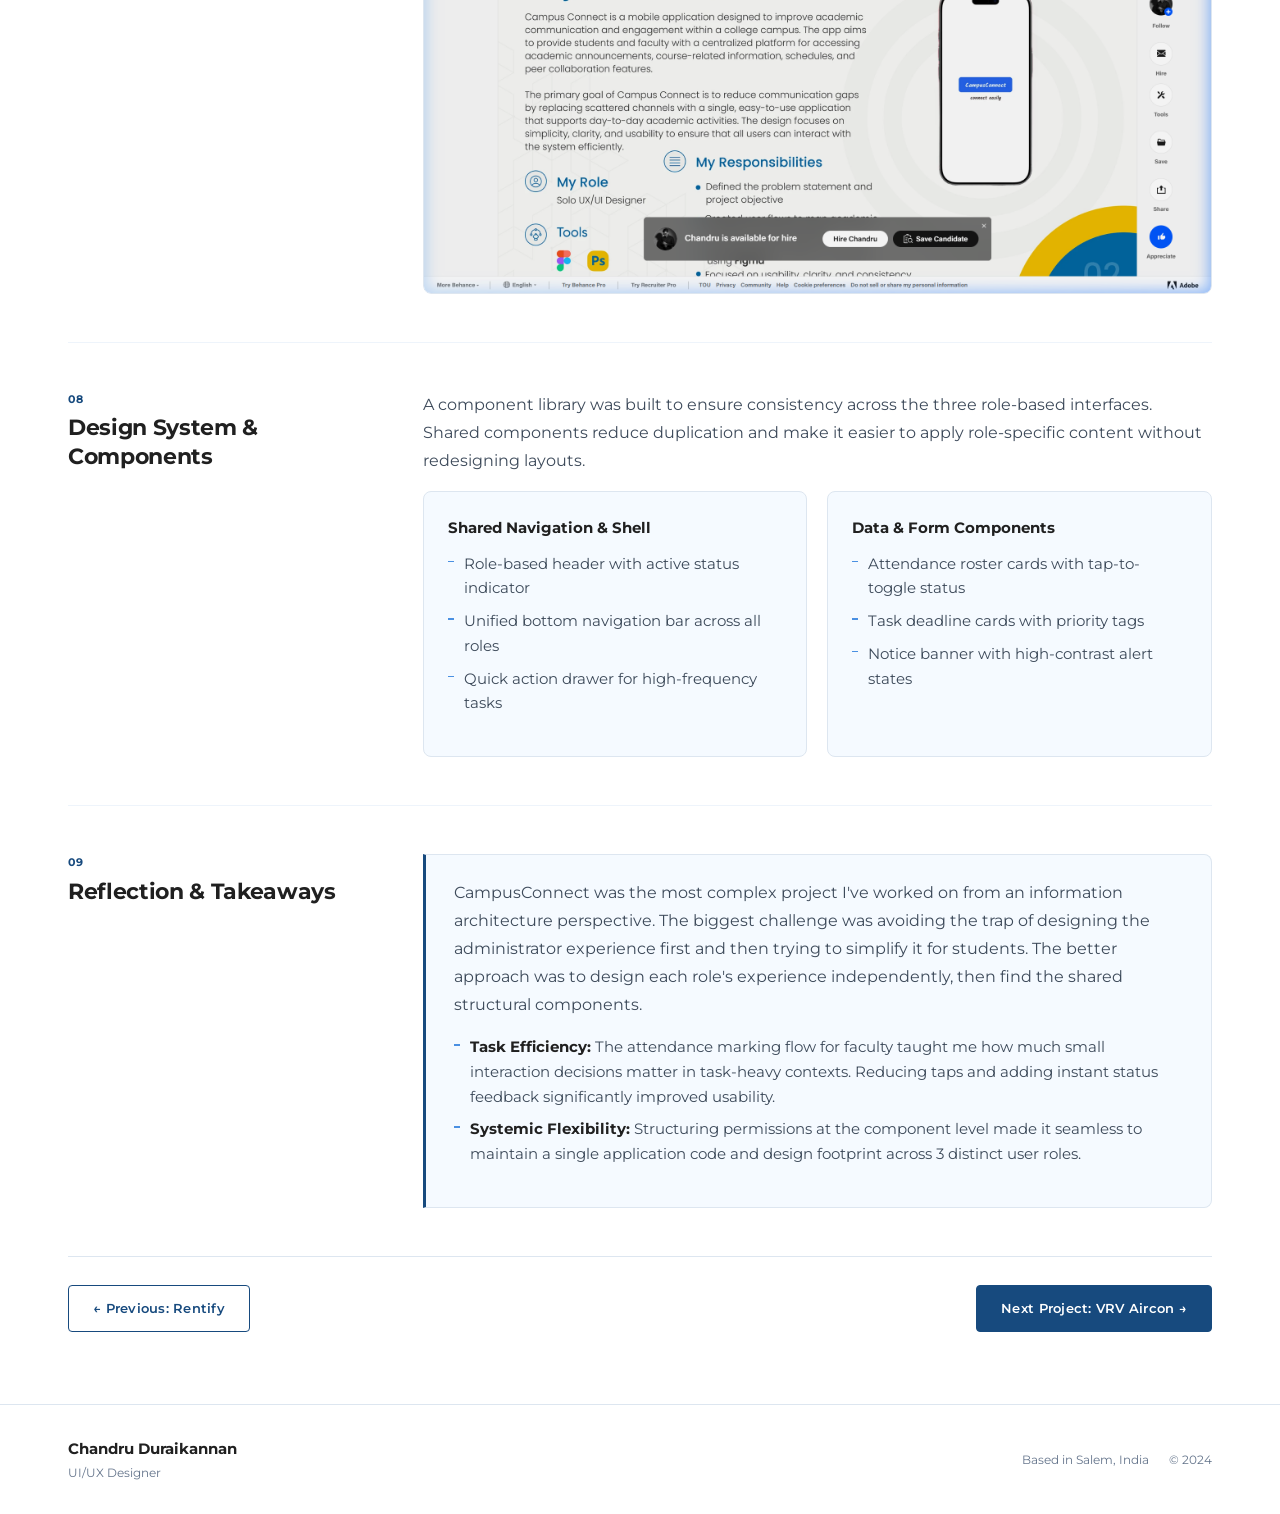
<file: projects/campusconnect.html>
<!DOCTYPE html>
<html lang="en">

<head>
  <meta charset="UTF-8" />
  <meta name="viewport" content="width=device-width, initial-scale=1.0" />
  <title>CampusConnect — College Admin App | Chandru Duraikannan</title>
  <meta name="description"
    content="CampusConnect college administration mobile app UI/UX case study — multi-role design for students, faculty, and administrators by Chandru Duraikannan." />
  <meta name="author" content="Chandru Duraikannan" />
  <link rel="preconnect" href="https://fonts.googleapis.com" />
  <link rel="preconnect" href="https://fonts.gstatic.com" crossorigin />
  <link href="https://fonts.googleapis.com/css2?family=Montserrat:wght@400;500;600;700;800&display=swap"
    rel="stylesheet" />
  <link rel="stylesheet" href="../style.css" />
  <link rel="stylesheet" href="case-study.css" />
</head>

<body>

  <header class="site-header" id="site-header" role="banner">
    <div class="header-inner">
      <a href="../index.html" class="header-logo" aria-label="Chandru Duraikannan — Home">
        Chandru<span class="logo-dot">.</span>
      </a>
      <nav class="header-nav" role="navigation" aria-label="Main navigation">
        <a href="../index.html#uiux-design" class="nav-link">Work</a>
        <a href="../index.html#about" class="nav-link">About</a>
        <a href="../index.html#contact" class="nav-link">Contact</a>
        <a href="../assets/Chandru Duraikannan Resume.pdf" class="nav-link nav-resume" target="_blank"
          rel="noopener noreferrer">Resume ↗</a>
      </nav>
      <button class="hamburger" id="hamburger" aria-label="Toggle navigation menu" aria-expanded="false"
        aria-controls="mobile-nav">
        <span></span><span></span><span></span>
      </button>
    </div>
  </header>

  <div class="mobile-nav" id="mobile-nav" aria-hidden="true">
    <button class="mobile-nav-close" id="mobile-nav-close" aria-label="Close navigation">&#10005;</button>
    <nav>
      <a href="../index.html#uiux-design" class="mobile-nav-link">Work</a>
      <a href="../index.html#about" class="mobile-nav-link">About</a>
      <a href="../index.html#contact" class="mobile-nav-link">Contact</a>
      <a href="../assets/Chandru Duraikannan Resume.pdf" class="mobile-nav-link" target="_blank"
        rel="noopener noreferrer">Resume ↗</a>
    </nav>
  </div>
  <div class="mobile-nav-backdrop" id="mobile-nav-backdrop" aria-hidden="true"></div>

  <main class="cs-main">

    <!-- Project Intro -->
    <section class="cs-intro" aria-label="Project overview">
      <div class="container">
        <a href="../index.html#uiux-design" class="cs-back-link">&#8592; Back to Work</a>

        <div class="cs-intro-inner">
          <div class="cs-intro-text">
            <div class="section-label">UI/UX Design &middot; 02</div>
            <h1 class="cs-project-title">CampusConnect</h1>
            <p class="cs-project-subtitle">College Administration Platform</p>
            <p class="cs-project-summary">
              A college administration mobile app that centralises academic communication
              for students, faculty, and administrators. The challenge was simplifying
              complex, multi-role workflows into a single interface that each user type
              could navigate without friction.
            </p>
          </div>

          <div class="cs-meta-grid">
            <div class="cs-meta-item">
              <div class="cs-meta-label">Role</div>
              <div class="cs-meta-value">UI/UX Designer</div>
            </div>
            <div class="cs-meta-item">
              <div class="cs-meta-label">Type</div>
              <div class="cs-meta-value">Mobile App Design</div>
            </div>
            <div class="cs-meta-item">
              <div class="cs-meta-label">Tools</div>
              <div class="cs-meta-value">Figma</div>
            </div>
            <div class="cs-meta-item">
              <div class="cs-meta-label">Figma File</div>
              <div class="cs-meta-value"><a
                  href="https://www.figma.com/design/hrtps4LSEG7fv3DvvjKUAP/College-project?node-id=327-6&amp;t=lMq633YI3UaJtViF-1"
                  target="_blank" rel="noopener noreferrer" class="inline-link">View Prototype ↗</a></div>
            </div>
          </div>
        </div>
      </div>
    </section>

    <!-- Hero Visual: Dashboard mockup -->
    <div class="cs-hero-visual" aria-label="CampusConnect Mobile App Interface Showcase">
      <div class="container">
        <div class="cs-real-hero-container">
          <img src="../assets/campusconnect_behance_top.png"
            alt="CampusConnect College Administration Mobile App Interface Screens" class="cs-real-image" />
        </div>
      </div>
    </div>

    <div class="container cs-content-container">

      <!-- 01 Overview -->
      <section class="cs-section" aria-labelledby="cc-overview-heading">
        <div class="cs-section-header">
          <div class="cs-section-num">01</div>
          <h2 class="cs-section-title" id="cc-overview-heading">Overview</h2>
        </div>
        <div class="cs-section-body">
          <p class="cs-paragraph">
            CampusConnect is a college administration mobile app that brings together
            the key workflows of a campus &mdash; attendance management, academic tasks,
            announcements, and scheduling &mdash; into a single platform accessible
            by students, faculty, and administrators through role-specific interfaces.
          </p>
          <p class="cs-paragraph">
            The project required careful thinking about information architecture and
            permission-based UI: each user type should see only what's relevant to
            them, without a cluttered interface that tries to serve everyone at once.
          </p>
        </div>
      </section>

      <!-- 02 Context / Problem -->
      <section class="cs-section" aria-labelledby="cc-problem-heading">
        <div class="cs-section-header">
          <div class="cs-section-num">02</div>
          <h2 class="cs-section-title" id="cc-problem-heading">Context &amp; Problem</h2>
        </div>
        <div class="cs-section-body">
          <p class="cs-paragraph">
            College campuses typically manage academic communication through disconnected
            channels &mdash; notice boards, WhatsApp groups, email, and separate systems
            for attendance and scheduling. This fragmentation creates friction for
            every user type:
          </p>
          <ul class="cs-insight-list">
            <li>
              <strong>Students</strong> struggle to keep track of attendance, upcoming
              tasks, and announcements from multiple sources.
            </li>
            <li>
              <strong>Faculty</strong> need a simple way to record attendance, post
              updates, and manage academic timelines without switching between tools.
            </li>
            <li>
              <strong>Administrators</strong> require an overview of campus-wide data &mdash;
              attendance rates, class schedules, staff &mdash; accessible at a glance.
            </li>
          </ul>
          <p class="cs-paragraph">
            The goal was to design a single app that addresses all three needs
            without creating a complex, confusing interface that tries to be
            everything to everyone simultaneously.
          </p>
        </div>
      </section>

      <!-- 03 Understanding the Experience -->
      <section class="cs-section" aria-labelledby="cc-research-heading">
        <div class="cs-section-header">
          <div class="cs-section-num">03</div>
          <h2 class="cs-section-title" id="cc-research-heading">Understanding the Experience</h2>
        </div>
        <div class="cs-section-body">
          <p class="cs-paragraph">
            The design process began with defining the distinct mental models of each
            user type &mdash; what they care about, what tasks they perform most
            frequently, and what information needs to be immediately accessible.
          </p>
          <div class="cc-role-cards">
            <div class="cc-role-card">
              <div class="cc-role-label">Student</div>
              <ul>
                <li>Attendance percentage and subject-wise breakdown</li>
                <li>Upcoming assignments and submission deadlines</li>
                <li>Class timetable and changes</li>
                <li>Announcements from faculty</li>
              </ul>
            </div>
            <div class="cc-role-card">
              <div class="cc-role-label">Faculty</div>
              <ul>
                <li>Quick attendance marking for today's classes</li>
                <li>Posting announcements and task deadlines</li>
                <li>Viewing class lists and student records</li>
                <li>Scheduling and timetable management</li>
              </ul>
            </div>
            <div class="cc-role-card">
              <div class="cc-role-label">Administrator</div>
              <ul>
                <li>Campus-wide attendance overview</li>
                <li>Staff and class management</li>
                <li>Announcements to all users</li>
                <li>Reporting and summary views</li>
              </ul>
            </div>
          </div>
        </div>
      </section>

      <!-- 04 Information Architecture -->
      <section class="cs-section" aria-labelledby="cc-ia-heading">
        <div class="cs-section-header">
          <div class="cs-section-num">04</div>
          <h2 class="cs-section-title" id="cc-ia-heading">Information Architecture</h2>
        </div>
        <div class="cs-section-body">
          <p class="cs-paragraph">
            The IA is structured around a shared navigation shell with role-based
            content. After login, the app identifies the user's role and populates
            the navigation and dashboard with role-appropriate content. The core
            sections remain consistent:
          </p>
          <div class="cs-ia-diagram cc-ia">
            <div class="cs-ia-node cs-ia-node--root">CampusConnect</div>
            <div class="cs-ia-branches">
              <div class="cs-ia-branch">
                <div class="cs-ia-node">Dashboard</div>
                <div class="cs-ia-sub-nodes">
                  <div class="cs-ia-sub">Overview Stats</div>
                  <div class="cs-ia-sub">Quick Actions</div>
                  <div class="cs-ia-sub">Recent Activity</div>
                </div>
              </div>
              <div class="cs-ia-branch">
                <div class="cs-ia-node">Attendance</div>
                <div class="cs-ia-sub-nodes">
                  <div class="cs-ia-sub">Mark / View</div>
                  <div class="cs-ia-sub">Reports</div>
                </div>
              </div>
              <div class="cs-ia-branch">
                <div class="cs-ia-node">Tasks</div>
                <div class="cs-ia-sub-nodes">
                  <div class="cs-ia-sub">My Tasks</div>
                  <div class="cs-ia-sub">Assign Task</div>
                </div>
              </div>
              <div class="cs-ia-branch">
                <div class="cs-ia-node">Notices</div>
                <div class="cs-ia-sub-nodes">
                  <div class="cs-ia-sub">Announcements</div>
                  <div class="cs-ia-sub">Post (Faculty+)</div>
                </div>
              </div>
              <div class="cs-ia-branch">
                <div class="cs-ia-node">Profile</div>
                <div class="cs-ia-sub-nodes">
                  <div class="cs-ia-sub">Account</div>
                  <div class="cs-ia-sub">Settings</div>
                </div>
              </div>
            </div>
          </div>
          <p class="cs-paragraph">
            The key architectural decision was making the navigation identical for
            all roles, but changing the content and permissions per section. This
            avoids separate apps while keeping the interface coherent for each
            user type.
          </p>
        </div>
      </section>

      <!-- 05 User Flow -->
      <section class="cs-section" aria-labelledby="cc-flow-heading">
        <div class="cs-section-header">
          <div class="cs-section-num">05</div>
          <h2 class="cs-section-title" id="cc-flow-heading">Key User Flows</h2>
        </div>
        <div class="cs-section-body">
          <p class="cs-paragraph">Two primary flows were defined and designed in detail:</p>

          <div class="cc-flow-group">
            <div class="cc-flow-label">Faculty: Mark Attendance</div>
            <div class="cs-flow" style="padding:20px;">
              <div class="cs-flow-step">
                <div class="cs-flow-step-num">1</div>
                <div class="cs-flow-step-label">Dashboard<br><span>Select today's class</span></div>
              </div>
              <div class="cs-flow-arrow">&#8594;</div>
              <div class="cs-flow-step">
                <div class="cs-flow-step-num">2</div>
                <div class="cs-flow-step-label">Student List<br><span>View class roster</span></div>
              </div>
              <div class="cs-flow-arrow">&#8594;</div>
              <div class="cs-flow-step">
                <div class="cs-flow-step-num">3</div>
                <div class="cs-flow-step-label">Mark Status<br><span>Present / Absent</span></div>
              </div>
              <div class="cs-flow-arrow">&#8594;</div>
              <div class="cs-flow-step cs-flow-step--end">
                <div class="cs-flow-step-num">4</div>
                <div class="cs-flow-step-label">Confirm<br><span>Submit &amp; save</span></div>
              </div>
            </div>
          </div>

          <div class="cc-flow-group" style="margin-top:24px;">
            <div class="cc-flow-label">Student: Check Attendance</div>
            <div class="cs-flow" style="padding:20px;">
              <div class="cs-flow-step">
                <div class="cs-flow-step-num">1</div>
                <div class="cs-flow-step-label">Dashboard<br><span>Attendance widget</span></div>
              </div>
              <div class="cs-flow-arrow">&#8594;</div>
              <div class="cs-flow-step">
                <div class="cs-flow-step-num">2</div>
                <div class="cs-flow-step-label">Attendance<br><span>Subject overview</span></div>
              </div>
              <div class="cs-flow-arrow">&#8594;</div>
              <div class="cs-flow-step cs-flow-step--end">
                <div class="cs-flow-step-num">3</div>
                <div class="cs-flow-step-label">Subject Detail<br><span>Session-level log</span></div>
              </div>
            </div>
          </div>
        </div>
      </section>

      <!-- 06 Wireframes -->
      <section class="cs-section" aria-labelledby="cc-wireframes-heading">
        <div class="cs-section-header">
          <div class="cs-section-num">06</div>
          <h2 class="cs-section-title" id="cc-wireframes-heading">Wireframes</h2>
        </div>
        <div class="cs-section-body">
          <p class="cs-paragraph">
            Wireframes were produced in Figma for the key screens across all three
            user roles. The priority was validating the layout logic before committing
            to visual styling &mdash; particularly for the dashboard and attendance
            screens, which carry the most information density.
          </p>

          <div class="cs-two-col" style="margin-top:16px;">
            <div class="cs-card">
              <h3 class="cs-card-title">Role-Based Dashboard Wireframing</h3>
              <ul class="cs-list">
                <li><strong>Information Priority:</strong> Tested layout hierarchies to place high-frequency widgets
                  (Attendance % for students, Mark Attendance for faculty) above secondary announcements.</li>
                <li><strong>Modular Grid:</strong> Designed scalable card modules that adapt when switching between
                  Student, Faculty, and Admin permission tiers.</li>
              </ul>
            </div>
            <div class="cs-card">
              <h3 class="cs-card-title">Attendance &amp; Task Workflows</h3>
              <ul class="cs-list">
                <li><strong>Tap-Count Reduction:</strong> Wireframed an attendance roster interface allowing faculty to
                  record full class statuses within 3 quick taps.</li>
                <li><strong>Figma Interactive Prototypes:</strong> Validated navigation flows in interactive Figma
                  wireframe prototypes before establishing visual tokens.</li>
              </ul>
            </div>
          </div>

          <div style="margin-top:20px;">
            <a href="https://www.figma.com/design/hrtps4LSEG7fv3DvvjKUAP/College-project?node-id=327-6&amp;t=lMq633YI3UaJtViF-1"
              target="_blank" rel="noopener noreferrer" class="btn btn-outline"
              style="display:inline-flex; align-items:center; gap:6px;">Explore Figma Design File ↗</a>
          </div>
        </div>
      </section>

      <!-- 07 Final UI -->
      <section class="cs-section" aria-labelledby="cc-ui-heading">
        <div class="cs-section-header">
          <div class="cs-section-num">07</div>
          <h2 class="cs-section-title" id="cc-ui-heading">Final UI &amp; Interface Design</h2>
        </div>
        <div class="cs-section-body">
          <p class="cs-paragraph">
            The high-fidelity screens were designed with a clean blue and white palette
            that communicates trust and structure &mdash; appropriate for an academic
            administration tool. The colour accent (blue) is used functionally for
            interactive elements, active states, and status indicators rather than
            for decoration.
          </p>
          <p class="cs-paragraph">
            Typography uses a tight hierarchy: section headings at 18px Semibold,
            data values at 14px Regular with generous line height, and status
            labels as small uppercase caps &mdash; keeping information readable
            even in data-dense views.
          </p>
          <div class="cs-image-block" style="margin-top:20px;">
            <img src="../assets/campusconnect_behance_bottom.png"
              alt="CampusConnect High Fidelity Mobile Interface Showcase and Workflow Screens" class="cs-real-image" />
          </div>
        </div>
      </section>

      <!-- 08 Design System -->
      <section class="cs-section" aria-labelledby="cc-ds-heading">
        <div class="cs-section-header">
          <div class="cs-section-num">08</div>
          <h2 class="cs-section-title" id="cc-ds-heading">Design System &amp; Components</h2>
        </div>
        <div class="cs-section-body">
          <p class="cs-paragraph">
            A component library was built to ensure consistency across the three
            role-based interfaces. Shared components reduce duplication and make
            it easier to apply role-specific content without redesigning layouts.
          </p>
          <div class="cs-two-col" style="margin-top:16px;">
            <div class="cs-card">
              <h3 class="cs-card-title">Shared Navigation &amp; Shell</h3>
              <ul class="cs-list">
                <li>Role-based header with active status indicator</li>
                <li>Unified bottom navigation bar across all roles</li>
                <li>Quick action drawer for high-frequency tasks</li>
              </ul>
            </div>
            <div class="cs-card">
              <h3 class="cs-card-title">Data &amp; Form Components</h3>
              <ul class="cs-list">
                <li>Attendance roster cards with tap-to-toggle status</li>
                <li>Task deadline cards with priority tags</li>
                <li>Notice banner with high-contrast alert states</li>
              </ul>
            </div>
          </div>
        </div>
      </section>

      <!-- 09 Reflection -->
      <section class="cs-section cs-section--last" aria-labelledby="cc-reflection-heading">
        <div class="cs-section-header">
          <div class="cs-section-num">09</div>
          <h2 class="cs-section-title" id="cc-reflection-heading">Reflection &amp; Takeaways</h2>
        </div>
        <div class="cs-section-body">
          <div class="cs-takeaways-block">
            <p class="cs-paragraph">
              CampusConnect was the most complex project I've worked on from an
              information architecture perspective. The biggest challenge was
              avoiding the trap of designing the administrator experience first
              and then trying to simplify it for students. The better approach was to
              design each role's experience independently, then find the shared structural components.
            </p>
            <ul class="cs-list">
              <li><strong>Task Efficiency:</strong> The attendance marking flow for faculty taught me how much small
                interaction decisions matter in task-heavy contexts. Reducing taps and adding instant status feedback
                significantly improved usability.</li>
              <li><strong>Systemic Flexibility:</strong> Structuring permissions at the component level made it seamless
                to maintain a single application code and design footprint across 3 distinct user roles.</li>
            </ul>
          </div>
        </div>
      </section>

      <!-- Footer Navigation -->
      <div class="cs-nav-footer">
        <a href="rentify.html" class="btn btn-outline">&#8592; Previous: Rentify</a>
        <a href="vrv-aircon.html" class="btn btn-primary">Next Project: VRV Aircon &#8594;</a>
      </div>

  </main>

  <footer class="site-footer" role="contentinfo">
    <div class="container">
      <div class="footer-inner">
        <div class="footer-left">
          <span class="footer-name">Chandru Duraikannan</span>
          <span class="footer-role">UI/UX Designer</span>
        </div>
        <div class="footer-right">
          <span class="footer-note">Based in Salem, India</span>
          <span class="footer-copy">&copy; 2024</span>
        </div>
      </div>
    </div>
  </footer>

  <script src="../script.js"></script>
  <style>
    /* Page-specific styles for role cards and flow groups */
    .cc-role-cards {
      display: grid;
      grid-template-columns: repeat(3, 1fr);
      gap: 16px;
      margin: 20px 0;
    }

    .cc-role-card {
      background: var(--bg-soft);
      border: 1px solid var(--border);
      border-radius: var(--radius-md);
      padding: 20px;
    }

    .cc-role-label {
      font-size: 12px;
      font-weight: 700;
      letter-spacing: 0.08em;
      text-transform: uppercase;
      color: var(--accent-dark);
      margin-bottom: 12px;
    }

    .cc-role-card ul {
      list-style: none;
      display: flex;
      flex-direction: column;
      gap: 7px;
    }

    .cc-role-card li {
      font-size: 13px;
      color: var(--text-mid);
      padding-left: 12px;
      position: relative;
      line-height: 1.4;
    }

    .cc-role-card li::before {
      content: '';
      position: absolute;
      left: 0;
      top: 7px;
      width: 5px;
      height: 1.5px;
      background: var(--accent);
    }

    .cc-flow-label {
      font-size: 12px;
      font-weight: 700;
      letter-spacing: 0.06em;
      text-transform: uppercase;
      color: var(--text-muted);
      margin-bottom: 10px;
    }

    .cs-campus-full-mock {
      width: 100%;
    }

    .cc-ia .cs-ia-branches {
      flex-wrap: wrap;
      justify-content: center;
    }

    @media (max-width: 768px) {
      .cc-role-cards {
        grid-template-columns: 1fr;
      }
    }
  </style>
</body>

</html>
</file>
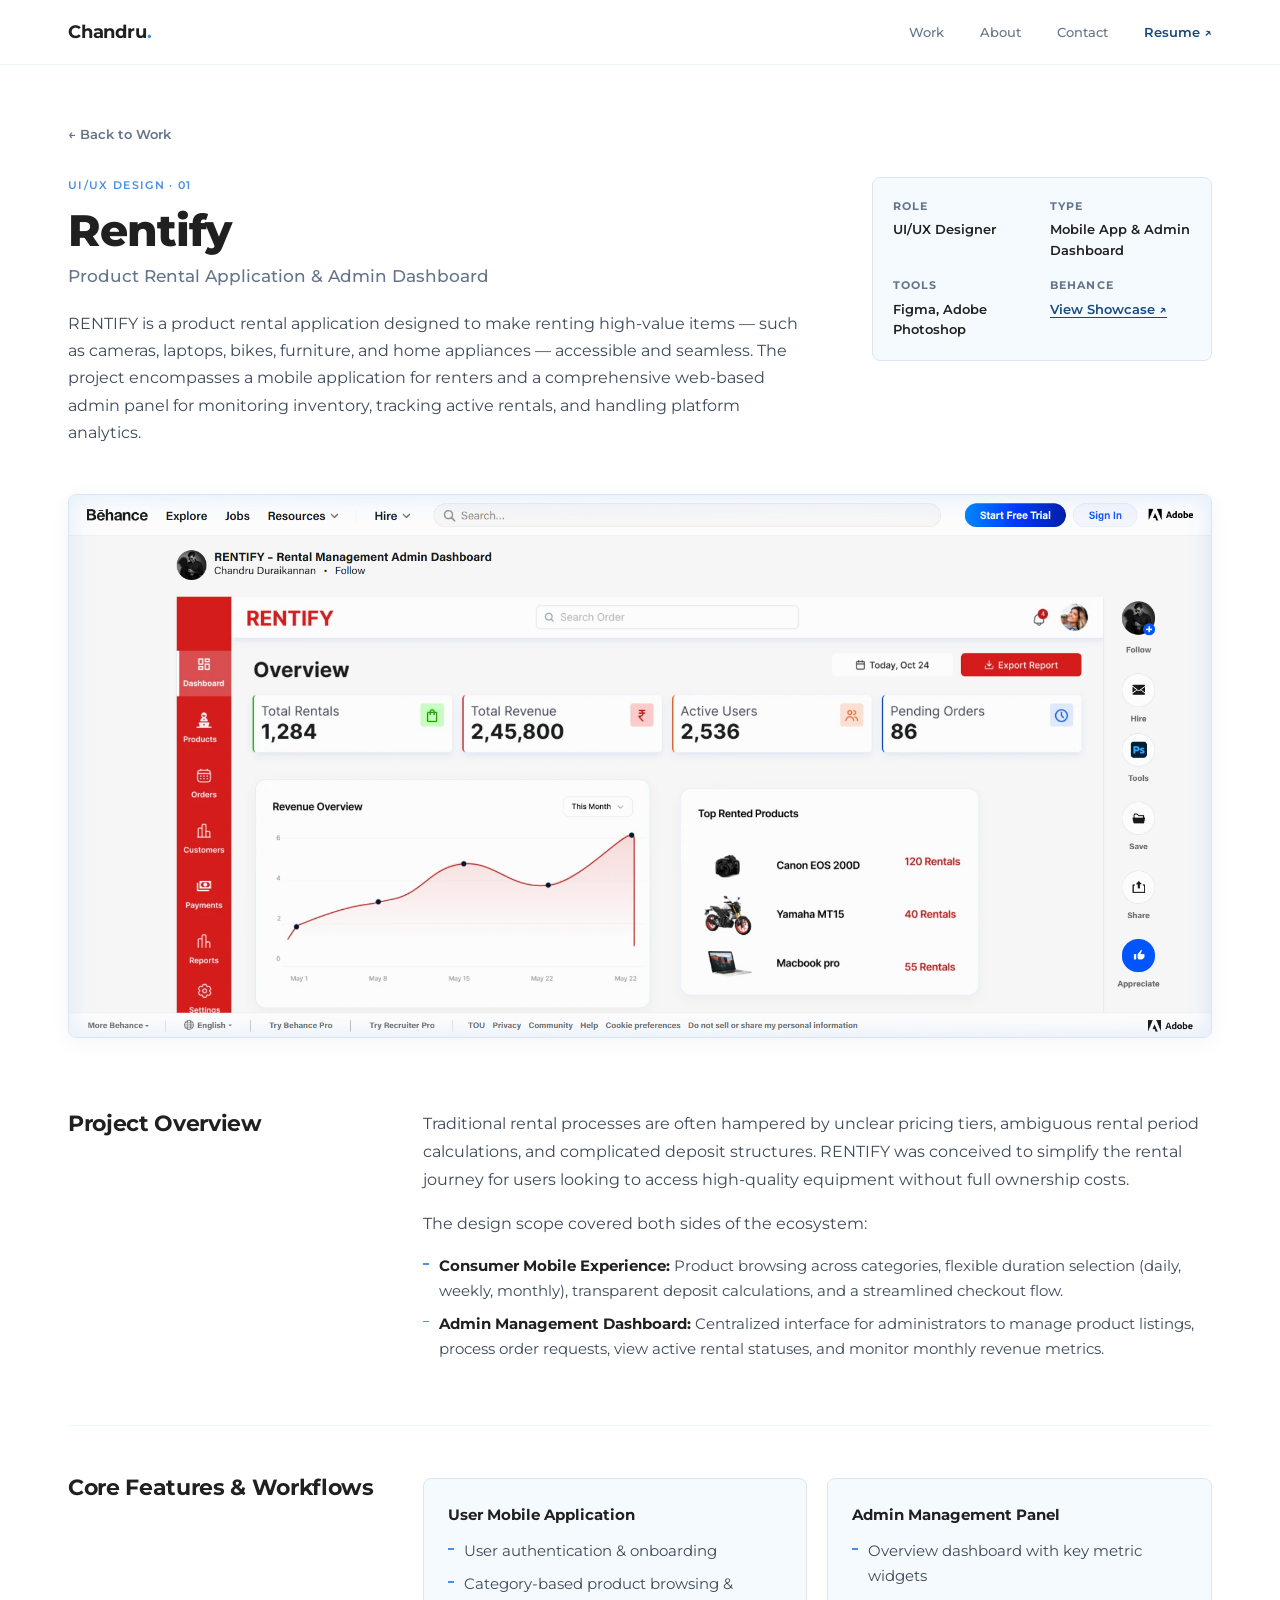
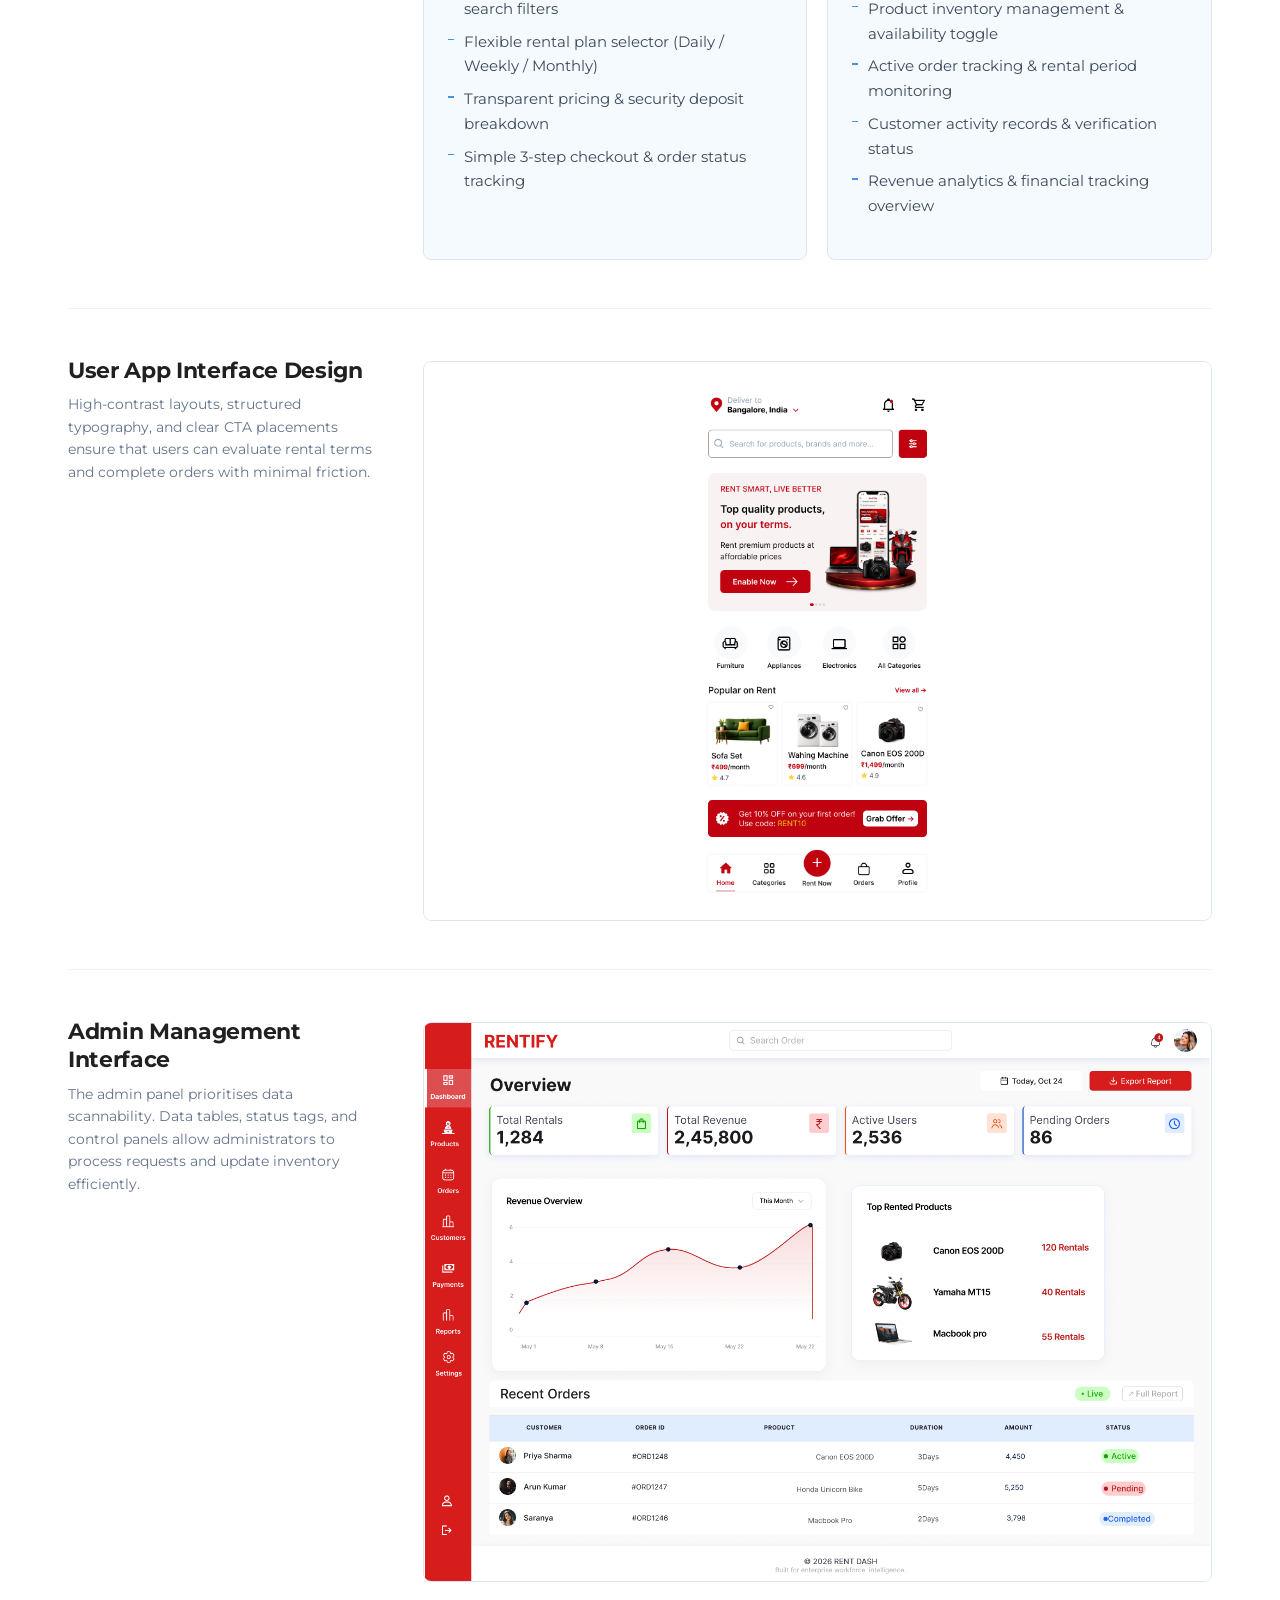
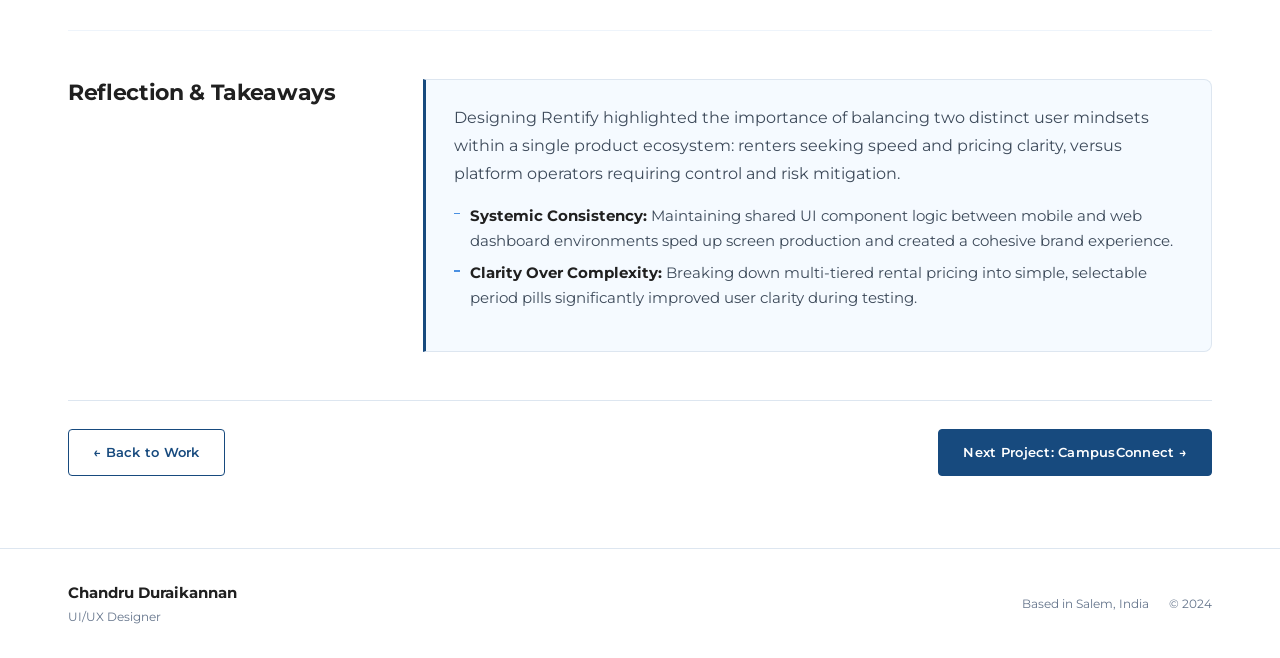
<file: projects/rentify.html>
<!DOCTYPE html>
<html lang="en">
<head>
  <meta charset="UTF-8" />
  <meta name="viewport" content="width=device-width, initial-scale=1.0" />
  <title>Rentify — Product Rental App &amp; Admin Dashboard | Chandru Duraikannan</title>
  <meta name="description" content="Rentify product rental application and admin dashboard UI/UX case study — flexible rental plans, e-commerce checkout, and admin analytics by Chandru Duraikannan." />
  <meta name="author" content="Chandru Duraikannan" />
  <link rel="preconnect" href="https://fonts.googleapis.com" />
  <link rel="preconnect" href="https://fonts.gstatic.com" crossorigin />
  <link href="https://fonts.googleapis.com/css2?family=Montserrat:wght@400;500;600;700;800&display=swap" rel="stylesheet" />
  <link rel="stylesheet" href="../style.css" />
  <link rel="stylesheet" href="case-study.css" />
</head>
<body>

<header class="site-header" id="site-header" role="banner">
  <div class="header-inner">
    <a href="../index.html" class="header-logo" aria-label="Chandru Duraikannan — Home">
      Chandru<span class="logo-dot">.</span>
    </a>
    <nav class="header-nav" role="navigation" aria-label="Main navigation">
      <a href="../index.html#uiux-design" class="nav-link">Work</a>
      <a href="../index.html#about" class="nav-link">About</a>
      <a href="../index.html#contact" class="nav-link">Contact</a>
      <a href="../assets/Chandru Duraikannan Resume.pdf" class="nav-link nav-resume" target="_blank" rel="noopener noreferrer">Resume ↗</a>
    </nav>
    <button class="hamburger" id="hamburger" aria-label="Toggle navigation menu" aria-expanded="false" aria-controls="mobile-nav">
      <span></span><span></span><span></span>
    </button>
  </div>
</header>

<div class="mobile-nav" id="mobile-nav" aria-hidden="true">
  <button class="mobile-nav-close" id="mobile-nav-close" aria-label="Close navigation">&#10005;</button>
  <nav>
    <a href="../index.html#uiux-design" class="mobile-nav-link">Work</a>
    <a href="../index.html#about" class="mobile-nav-link">About</a>
    <a href="../index.html#contact" class="mobile-nav-link">Contact</a>
    <a href="../assets/Chandru Duraikannan Resume.pdf" class="mobile-nav-link" target="_blank" rel="noopener noreferrer">Resume ↗</a>
  </nav>
</div>
<div class="mobile-nav-backdrop" id="mobile-nav-backdrop" aria-hidden="true"></div>

<main class="cs-main">

  <!-- Project Intro -->
  <section class="cs-intro" aria-label="Project overview">
    <div class="container">
      <a href="../index.html#uiux-design" class="cs-back-link">&#8592; Back to Work</a>

      <div class="cs-intro-inner">
        <div class="cs-intro-text">
          <div class="section-label">UI/UX DESIGN &middot; 01</div>
          <h1 class="cs-project-title">Rentify</h1>
          <p class="cs-project-subtitle">Product Rental Application &amp; Admin Dashboard</p>
          <p class="cs-project-summary">
            RENTIFY is a product rental application designed to make renting high-value items — such as cameras, laptops, bikes, furniture, and home appliances — accessible and seamless. The project encompasses a mobile application for renters and a comprehensive web-based admin panel for monitoring inventory, tracking active rentals, and handling platform analytics.
          </p>
        </div>

        <div class="cs-meta-grid">
          <div class="cs-meta-item">
            <div class="cs-meta-label">Role</div>
            <div class="cs-meta-value">UI/UX Designer</div>
          </div>
          <div class="cs-meta-item">
            <div class="cs-meta-label">Type</div>
            <div class="cs-meta-value">Mobile App &amp; Admin Dashboard</div>
          </div>
          <div class="cs-meta-item">
            <div class="cs-meta-label">Tools</div>
            <div class="cs-meta-value">Figma, Adobe Photoshop</div>
          </div>
          <div class="cs-meta-item">
            <div class="cs-meta-label">Behance</div>
            <div class="cs-meta-value"><a href="https://www.behance.net/gallery/250725633/RENTIFY-Rental-Management-Admin-Dashboard" target="_blank" rel="noopener noreferrer" class="inline-link">View Showcase ↗</a></div>
          </div>
        </div>
      </div>
    </div>
  </section>

  <!-- Hero Visual -->
  <div class="cs-hero-visual" aria-label="Rentify Admin Dashboard Interface">
    <div class="container">
      <div class="cs-real-hero-container">
        <img src="../assets/rentify_behance_dashboard.png" alt="Rentify Rental Management Admin Dashboard UI Design" class="cs-real-image" />
      </div>
    </div>
  </div>

  <div class="container cs-content-container">

    <!-- Section 1: Overview -->
    <section class="cs-section" aria-labelledby="overview-heading">
      <div class="cs-section-header">
        <h2 class="cs-section-heading" id="overview-heading">Project Overview</h2>
      </div>
      <div class="cs-section-body">
        <p class="cs-paragraph">
          Traditional rental processes are often hampered by unclear pricing tiers, ambiguous rental period calculations, and complicated deposit structures. RENTIFY was conceived to simplify the rental journey for users looking to access high-quality equipment without full ownership costs.
        </p>
        <p class="cs-paragraph">
          The design scope covered both sides of the ecosystem:
        </p>
        <ul class="cs-list">
          <li><strong>Consumer Mobile Experience:</strong> Product browsing across categories, flexible duration selection (daily, weekly, monthly), transparent deposit calculations, and a streamlined checkout flow.</li>
          <li><strong>Admin Management Dashboard:</strong> Centralized interface for administrators to manage product listings, process order requests, view active rental statuses, and monitor monthly revenue metrics.</li>
        </ul>
      </div>
    </section>

    <!-- Section 2: Key Features -->
    <section class="cs-section" aria-labelledby="features-heading">
      <div class="cs-section-header">
        <h2 class="cs-section-heading" id="features-heading">Core Features &amp; Workflows</h2>
      </div>
      <div class="cs-section-body">
        <div class="cs-two-col">
          <div class="cs-card">
            <h3 class="cs-card-title">User Mobile Application</h3>
            <ul class="cs-list">
              <li>User authentication &amp; onboarding</li>
              <li>Category-based product browsing &amp; search filters</li>
              <li>Flexible rental plan selector (Daily / Weekly / Monthly)</li>
              <li>Transparent pricing &amp; security deposit breakdown</li>
              <li>Simple 3-step checkout &amp; order status tracking</li>
            </ul>
          </div>
          <div class="cs-card">
            <h3 class="cs-card-title">Admin Management Panel</h3>
            <ul class="cs-list">
              <li>Overview dashboard with key metric widgets</li>
              <li>Product inventory management &amp; availability toggle</li>
              <li>Active order tracking &amp; rental period monitoring</li>
              <li>Customer activity records &amp; verification status</li>
              <li>Revenue analytics &amp; financial tracking overview</li>
            </ul>
          </div>
        </div>
      </div>
    </section>

    <!-- Visual Showcase: Mobile Screens -->
    <section class="cs-section" aria-labelledby="mobile-screens-heading">
      <div class="cs-section-header">
        <h2 class="cs-section-heading" id="mobile-screens-heading">User App Interface Design</h2>
        <p class="cs-section-subdesc">
          High-contrast layouts, structured typography, and clear CTA placements ensure that users can evaluate rental terms and complete orders with minimal friction.
        </p>
      </div>
      <div class="cs-section-body">
        <div class="cs-image-block">
          <img src="../assets/rentify_app_screens.png" alt="Rentify Mobile Application Interface Screens and Flows" class="cs-real-image" />
        </div>
      </div>
    </section>

    <!-- Visual Showcase: Admin Dashboard -->
    <section class="cs-section" aria-labelledby="admin-screens-heading">
      <div class="cs-section-header">
        <h2 class="cs-section-heading" id="admin-screens-heading">Admin Management Interface</h2>
        <p class="cs-section-subdesc">
          The admin panel prioritises data scannability. Data tables, status tags, and control panels allow administrators to process requests and update inventory efficiently.
        </p>
      </div>
      <div class="cs-section-body">
        <div class="cs-image-block">
          <img src="../assets/rentify_admin_panel.png" alt="Rentify Admin Panel Web Design Layout" class="cs-real-image" />
        </div>
      </div>
    </section>

    <!-- Reflection & Takeaways -->
    <section class="cs-section cs-section--last" aria-labelledby="takeaways-heading">
      <div class="cs-section-header">
        <h2 class="cs-section-heading" id="takeaways-heading">Reflection &amp; Takeaways</h2>
      </div>
      <div class="cs-section-body">
        <div class="cs-takeaways-block">
          <p class="cs-paragraph">
            Designing Rentify highlighted the importance of balancing two distinct user mindsets within a single product ecosystem: renters seeking speed and pricing clarity, versus platform operators requiring control and risk mitigation.
          </p>
          <ul class="cs-list">
            <li><strong>Systemic Consistency:</strong> Maintaining shared UI component logic between mobile and web dashboard environments sped up screen production and created a cohesive brand experience.</li>
            <li><strong>Clarity Over Complexity:</strong> Breaking down multi-tiered rental pricing into simple, selectable period pills significantly improved user clarity during testing.</li>
          </ul>
        </div>
      </div>
    </section>

    <!-- Footer Navigation -->
    <div class="cs-nav-footer">
      <a href="../index.html#uiux-design" class="btn btn-outline">&#8592; Back to Work</a>
      <a href="campusconnect.html" class="btn btn-primary">Next Project: CampusConnect &#8594;</a>
    </div>

  </div>
</main>

<footer class="site-footer" role="contentinfo">
  <div class="container">
    <div class="footer-inner">
      <div class="footer-left">
        <span class="footer-name">Chandru Duraikannan</span>
        <span class="footer-role">UI/UX Designer</span>
      </div>
      <div class="footer-right">
        <span class="footer-note">Based in Salem, India</span>
        <span class="footer-copy">&copy; 2024</span>
      </div>
    </div>
  </div>
</footer>

<script src="../script.js"></script>
</body>
</html>
</file>
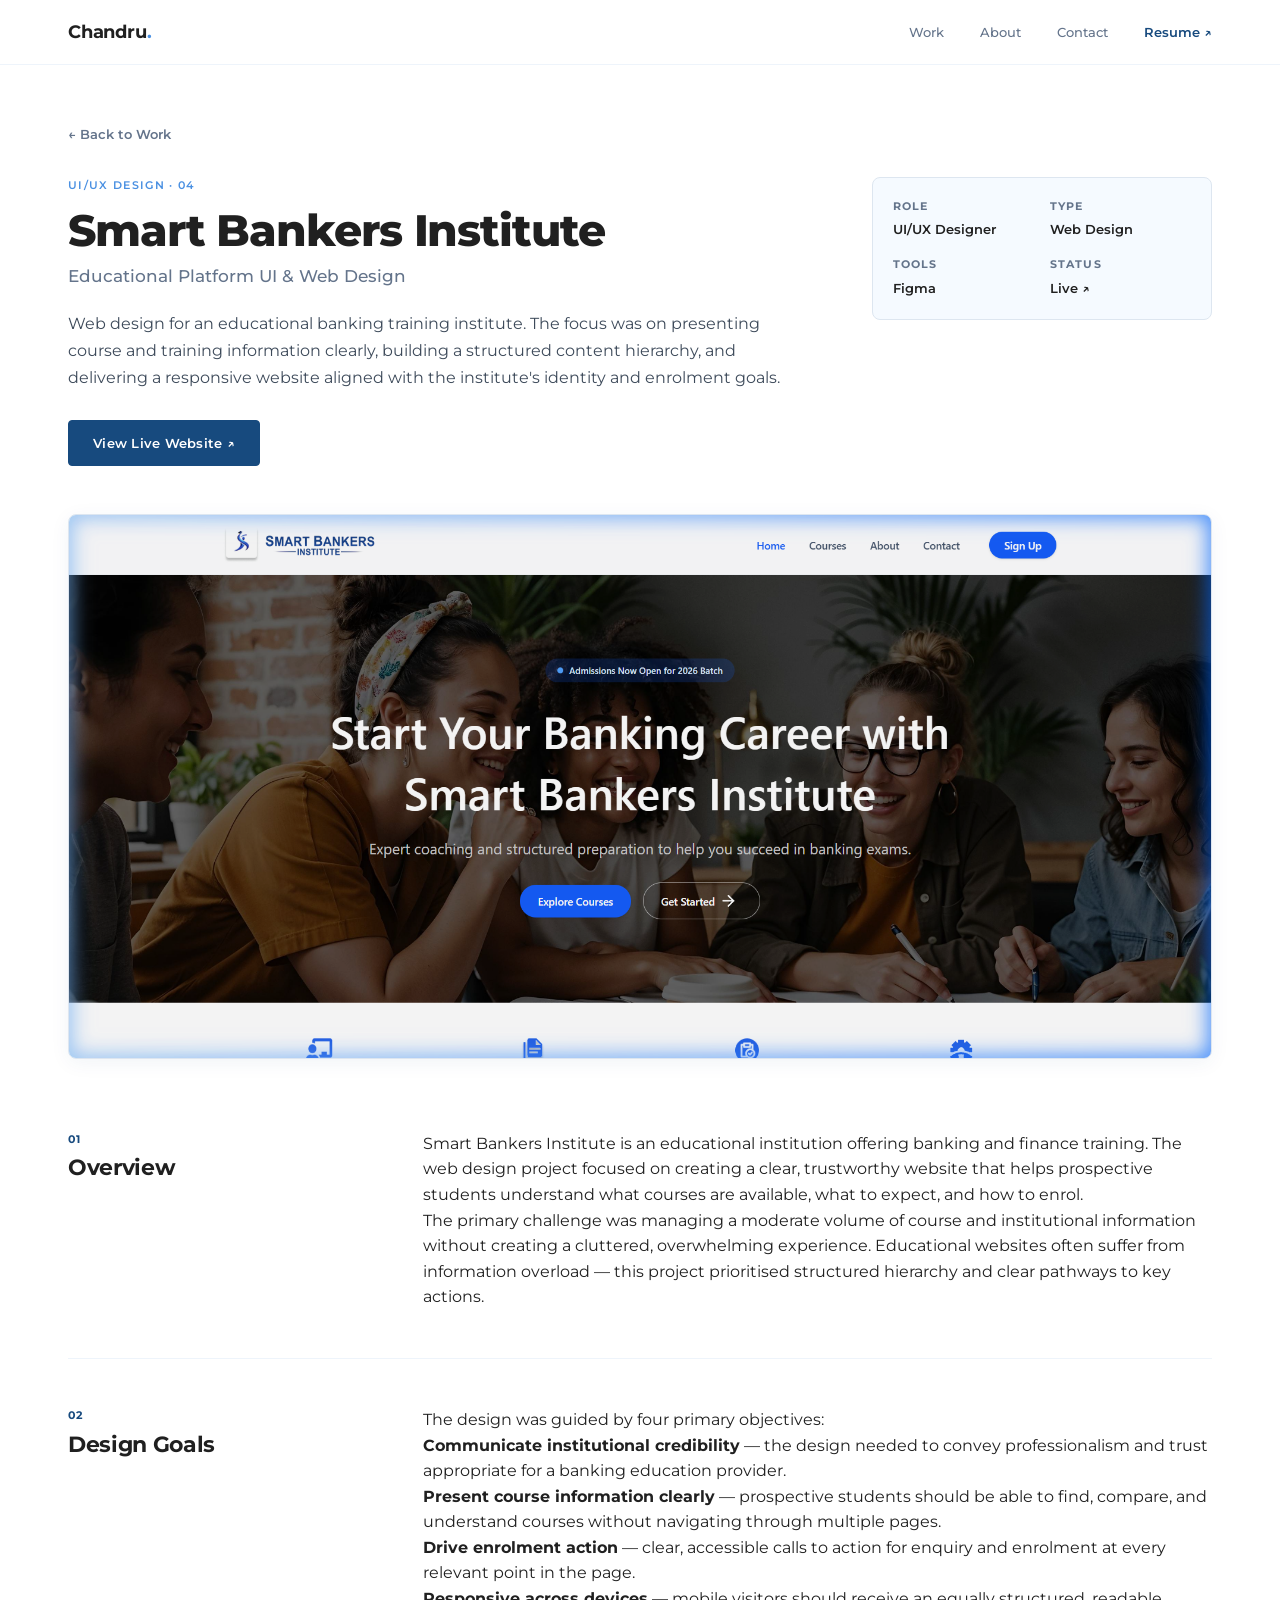
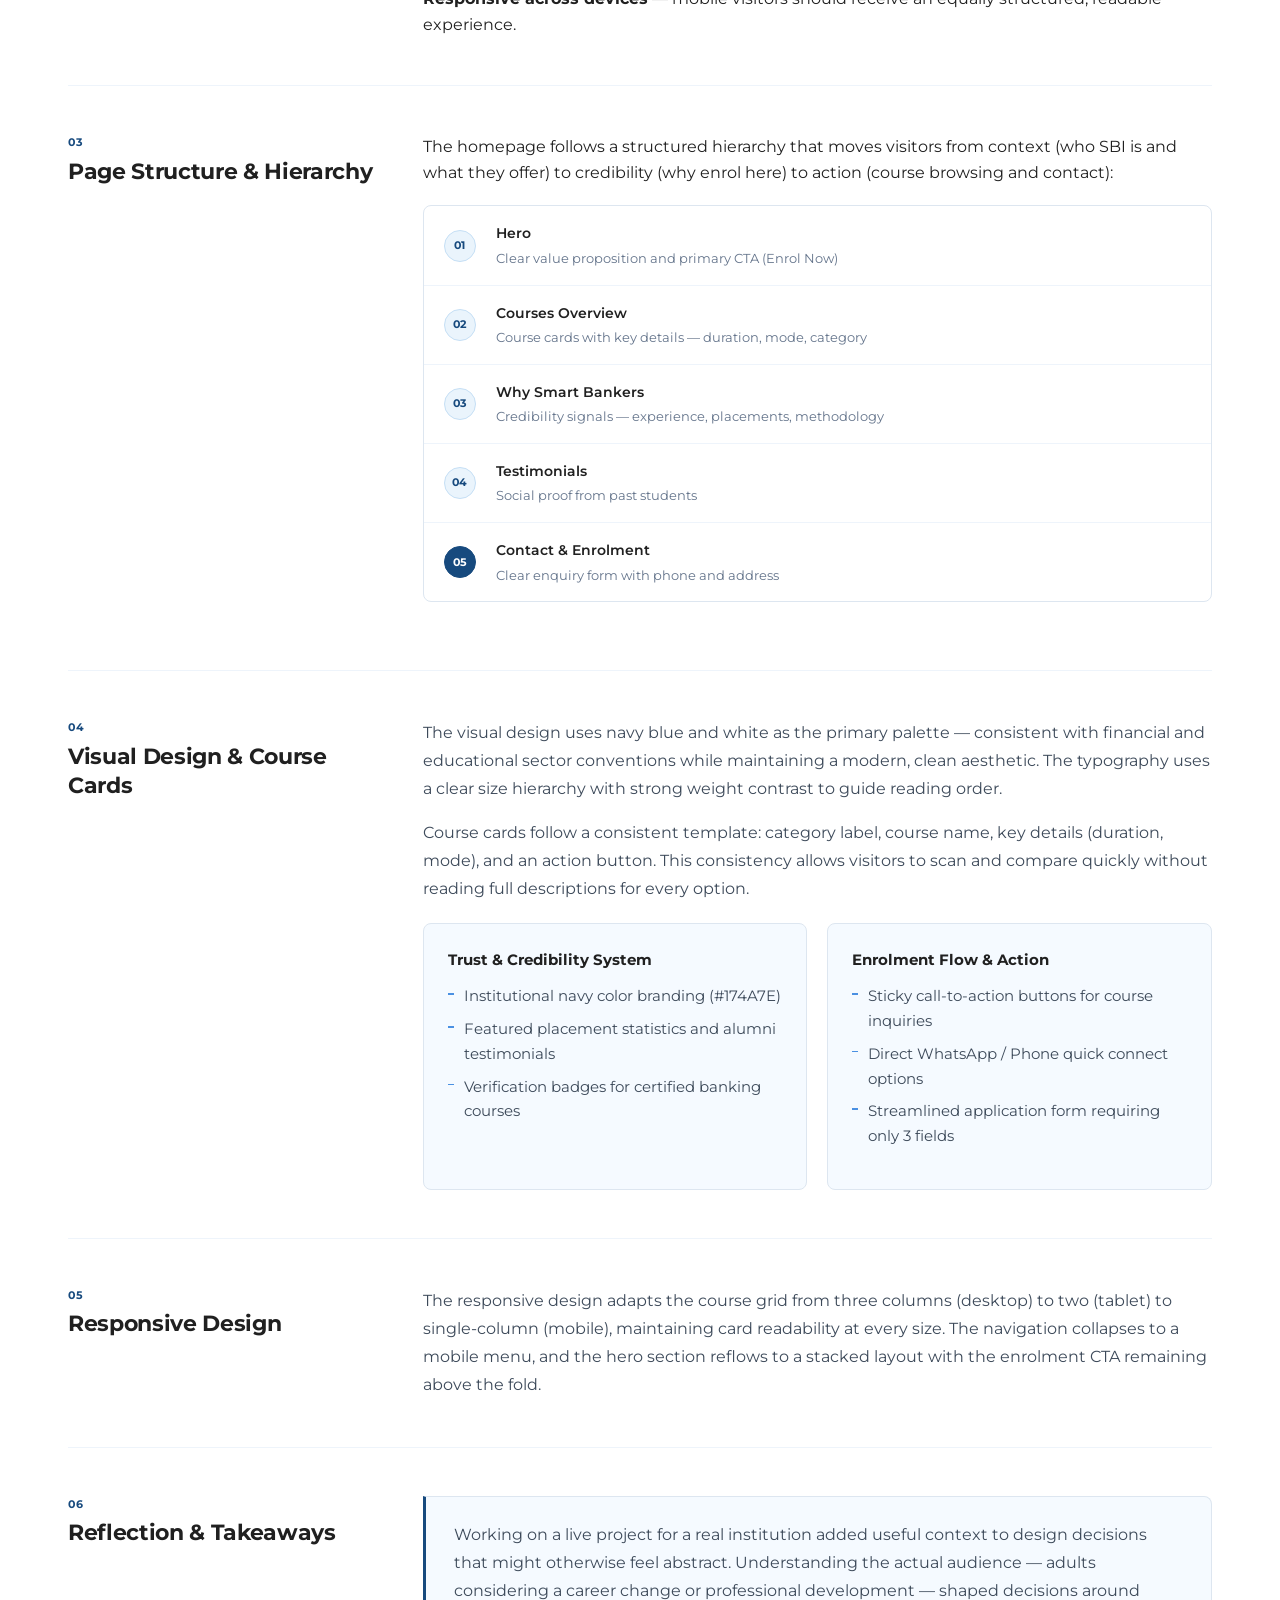
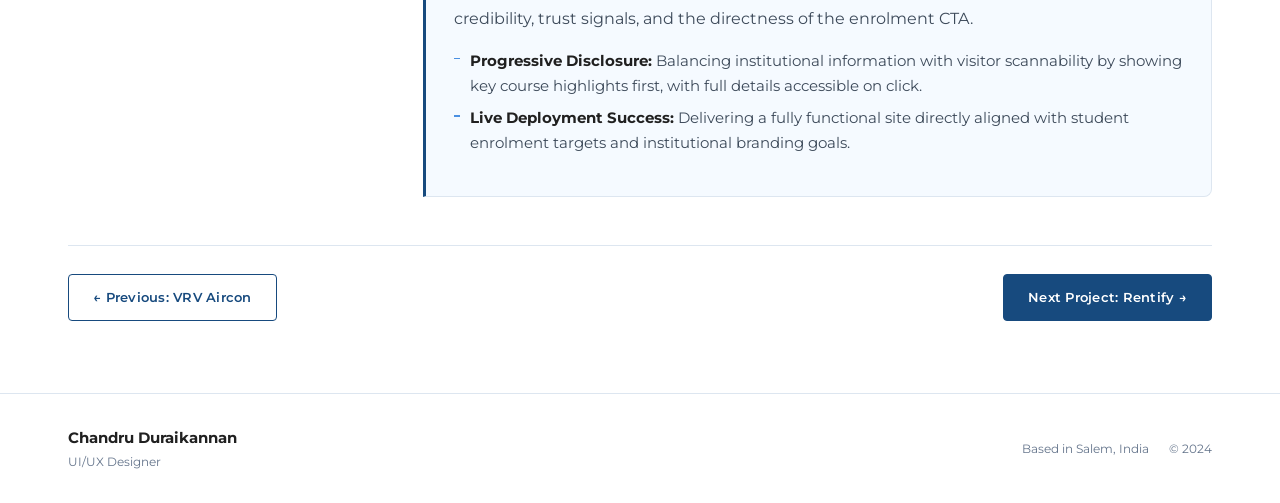
<file: projects/smart-bankers.html>
<!DOCTYPE html>
<html lang="en">
<head>
  <meta charset="UTF-8" />
  <meta name="viewport" content="width=device-width, initial-scale=1.0" />
  <title>Smart Bankers Institute — Web Design | Chandru Duraikannan</title>
  <meta name="description" content="Smart Bankers Institute educational platform web design case study by Chandru Duraikannan — structured content hierarchy, responsive UI, and visual identity." />
  <meta name="author" content="Chandru Duraikannan" />
  <link rel="preconnect" href="https://fonts.googleapis.com" />
  <link rel="preconnect" href="https://fonts.gstatic.com" crossorigin />
  <link href="https://fonts.googleapis.com/css2?family=Montserrat:wght@400;500;600;700;800&display=swap" rel="stylesheet" />
  <link rel="stylesheet" href="../style.css" />
  <link rel="stylesheet" href="case-study.css" />
</head>
<body>

<header class="site-header" id="site-header" role="banner">
  <div class="header-inner">
    <a href="../index.html" class="header-logo" aria-label="Chandru Duraikannan — Home">
      Chandru<span class="logo-dot">.</span>
    </a>
    <nav class="header-nav" role="navigation" aria-label="Main navigation">
      <a href="../index.html#uiux-design" class="nav-link">Work</a>
      <a href="../index.html#about" class="nav-link">About</a>
      <a href="../index.html#contact" class="nav-link">Contact</a>
      <a href="../assets/Chandru Duraikannan Resume.pdf" class="nav-link nav-resume" target="_blank" rel="noopener noreferrer">Resume ↗</a>
    </nav>
    <button class="hamburger" id="hamburger" aria-label="Toggle navigation menu" aria-expanded="false" aria-controls="mobile-nav">
      <span></span><span></span><span></span>
    </button>
  </div>
</header>

<div class="mobile-nav" id="mobile-nav" aria-hidden="true">
  <button class="mobile-nav-close" id="mobile-nav-close" aria-label="Close navigation">&#10005;</button>
  <nav>
    <a href="../index.html#uiux-design" class="mobile-nav-link">Work</a>
    <a href="../index.html#about" class="mobile-nav-link">About</a>
    <a href="../index.html#contact" class="mobile-nav-link">Contact</a>
    <a href="../assets/Chandru Duraikannan Resume.pdf" class="mobile-nav-link" target="_blank" rel="noopener noreferrer">Resume ↗</a>
  </nav>
</div>
<div class="mobile-nav-backdrop" id="mobile-nav-backdrop" aria-hidden="true"></div>

<main class="cs-main">

  <section class="cs-intro" aria-label="Project overview">
    <div class="container">
      <a href="../index.html#uiux-design" class="cs-back-link">&#8592; Back to Work</a>
      <div class="cs-intro-inner">
        <div class="cs-intro-text">
          <div class="section-label">UI/UX Design &middot; 04</div>
          <h1 class="cs-project-title">Smart Bankers Institute</h1>
          <p class="cs-project-subtitle">Educational Platform UI &amp; Web Design</p>
          <p class="cs-project-summary">
            Web design for an educational banking training institute. The focus was
            on presenting course and training information clearly, building a
            structured content hierarchy, and delivering a responsive website
            aligned with the institute's identity and enrolment goals.
          </p>
        </div>
        <div class="cs-meta-grid">
          <div class="cs-meta-item">
            <div class="cs-meta-label">Role</div>
            <div class="cs-meta-value">UI/UX Designer</div>
          </div>
          <div class="cs-meta-item">
            <div class="cs-meta-label">Type</div>
            <div class="cs-meta-value">Web Design</div>
          </div>
          <div class="cs-meta-item">
            <div class="cs-meta-label">Tools</div>
            <div class="cs-meta-value">Figma</div>
          </div>
          <div class="cs-meta-item">
            <div class="cs-meta-label">Status</div>
            <div class="cs-meta-value">Live ↗</div>
          </div>
        </div>
      </div>

      <div style="margin-top:28px;">
        <a href="https://smartbankersinstitute.com/" class="btn btn-primary" target="_blank" rel="noopener noreferrer">View Live Website ↗</a>
      </div>
    </div>
  </section>

  <!-- Hero: SBI web mockup -->
  <div class="cs-hero-visual" aria-label="Smart Bankers Institute Live Website Interface">
    <div class="container">
      <div class="cs-real-hero-container">
        <img src="../assets/smart_bankers_live.png" alt="Smart Bankers Institute Official Website Interface" class="cs-real-image" />
      </div>
    </div>
  </div>

  <div class="container cs-content-container">

    <section class="cs-section" aria-labelledby="sbi-overview-heading">
      <div class="cs-section-header">
        <div class="cs-section-num">01</div>
      <h2 class="cs-section-title" id="sbi-overview-heading">Overview</h2>
      </div>
      <div class="cs-section-body">
        <p>
          Smart Bankers Institute is an educational institution offering banking
          and finance training. The web design project focused on creating a clear,
          trustworthy website that helps prospective students understand what courses
          are available, what to expect, and how to enrol.
        </p>
        <p>
          The primary challenge was managing a moderate volume of course and
          institutional information without creating a cluttered, overwhelming
          experience. Educational websites often suffer from information overload
          &mdash; this project prioritised structured hierarchy and clear pathways
          to key actions.
        </p>
      </div>
    </section>

    <section class="cs-section" aria-labelledby="sbi-goals-heading">
      <div class="cs-section-header">
        <div class="cs-section-num">02</div>
      <h2 class="cs-section-title" id="sbi-goals-heading">Design Goals</h2>
      </div>
      <div class="cs-section-body">
        <p>
          The design was guided by four primary objectives:
        </p>
        <ul class="cs-insight-list">
          <li>
            <strong>Communicate institutional credibility</strong> &mdash; the design
            needed to convey professionalism and trust appropriate for a banking
            education provider.
          </li>
          <li>
            <strong>Present course information clearly</strong> &mdash; prospective
            students should be able to find, compare, and understand courses
            without navigating through multiple pages.
          </li>
          <li>
            <strong>Drive enrolment action</strong> &mdash; clear, accessible calls to
            action for enquiry and enrolment at every relevant point in the page.
          </li>
          <li>
            <strong>Responsive across devices</strong> &mdash; mobile visitors should
            receive an equally structured, readable experience.
          </li>
        </ul>
      </div>
    </section>

    <section class="cs-section" aria-labelledby="sbi-structure-heading">
      <div class="cs-section-header">
        <div class="cs-section-num">03</div>
      <h2 class="cs-section-title" id="sbi-structure-heading">Page Structure &amp; Hierarchy</h2>
      </div>
      <div class="cs-section-body">
        <p>
          The homepage follows a structured hierarchy that moves visitors from
          context (who SBI is and what they offer) to credibility (why enrol here)
          to action (course browsing and contact):
        </p>
        <div class="sbi-page-structure">
          <div class="sbi-page-section">
            <div class="sbi-section-marker">01</div>
            <div class="sbi-section-desc">
              <div class="sbi-section-name">Hero</div>
              <div class="sbi-section-detail">Clear value proposition and primary CTA (Enrol Now)</div>
            </div>
          </div>
          <div class="sbi-page-section">
            <div class="sbi-section-marker">02</div>
            <div class="sbi-section-desc">
              <div class="sbi-section-name">Courses Overview</div>
              <div class="sbi-section-detail">Course cards with key details — duration, mode, category</div>
            </div>
          </div>
          <div class="sbi-page-section">
            <div class="sbi-section-marker">03</div>
            <div class="sbi-section-desc">
              <div class="sbi-section-name">Why Smart Bankers</div>
              <div class="sbi-section-detail">Credibility signals — experience, placements, methodology</div>
            </div>
          </div>
          <div class="sbi-page-section">
            <div class="sbi-section-marker">04</div>
            <div class="sbi-section-desc">
              <div class="sbi-section-name">Testimonials</div>
              <div class="sbi-section-detail">Social proof from past students</div>
            </div>
          </div>
          <div class="sbi-page-section" style="border-bottom:none;">
            <div class="sbi-section-marker sbi-section-marker--accent">05</div>
            <div class="sbi-section-desc">
              <div class="sbi-section-name">Contact &amp; Enrolment</div>
              <div class="sbi-section-detail">Clear enquiry form with phone and address</div>
            </div>
          </div>
        </div>
      </div>
    </section>

    <section class="cs-section" aria-labelledby="sbi-ui-heading">
      <div class="cs-section-header">
        <div class="cs-section-num">04</div>
        <h2 class="cs-section-title" id="sbi-ui-heading">Visual Design &amp; Course Cards</h2>
      </div>
      <div class="cs-section-body">
        <p class="cs-paragraph">
          The visual design uses navy blue and white as the primary palette &mdash;
          consistent with financial and educational sector conventions while
          maintaining a modern, clean aesthetic. The typography uses a clear
          size hierarchy with strong weight contrast to guide reading order.
        </p>
        <p class="cs-paragraph">
          Course cards follow a consistent template: category label, course name,
          key details (duration, mode), and an action button. This consistency
          allows visitors to scan and compare quickly without reading full descriptions
          for every option.
        </p>
        <div class="cs-two-col" style="margin-top:20px;">
          <div class="cs-card">
            <h3 class="cs-card-title">Trust &amp; Credibility System</h3>
            <ul class="cs-list">
              <li>Institutional navy color branding (#174A7E)</li>
              <li>Featured placement statistics and alumni testimonials</li>
              <li>Verification badges for certified banking courses</li>
            </ul>
          </div>
          <div class="cs-card">
            <h3 class="cs-card-title">Enrolment Flow &amp; Action</h3>
            <ul class="cs-list">
              <li>Sticky call-to-action buttons for course inquiries</li>
              <li>Direct WhatsApp / Phone quick connect options</li>
              <li>Streamlined application form requiring only 3 fields</li>
            </ul>
          </div>
        </div>
      </div>
    </section>

    <section class="cs-section" aria-labelledby="sbi-responsive-heading">
      <div class="cs-section-header">
        <div class="cs-section-num">05</div>
        <h2 class="cs-section-title" id="sbi-responsive-heading">Responsive Design</h2>
      </div>
      <div class="cs-section-body">
        <p class="cs-paragraph">
          The responsive design adapts the course grid from three columns (desktop)
          to two (tablet) to single-column (mobile), maintaining card readability
          at every size. The navigation collapses to a mobile menu, and the hero
          section reflows to a stacked layout with the enrolment CTA remaining
          above the fold.
        </p>
      </div>
    </section>

    <section class="cs-section cs-section--last" aria-labelledby="sbi-reflection-heading">
      <div class="cs-section-header">
        <div class="cs-section-num">06</div>
        <h2 class="cs-section-title" id="sbi-reflection-heading">Reflection &amp; Takeaways</h2>
      </div>
      <div class="cs-section-body">
        <div class="cs-takeaways-block">
          <p class="cs-paragraph">
            Working on a live project for a real institution added useful context
            to design decisions that might otherwise feel abstract. Understanding
            the actual audience &mdash; adults considering a career change or
            professional development &mdash; shaped decisions around credibility,
            trust signals, and the directness of the enrolment CTA.
          </p>
          <ul class="cs-list">
            <li><strong>Progressive Disclosure:</strong> Balancing institutional information with visitor scannability by showing key course highlights first, with full details accessible on click.</li>
            <li><strong>Live Deployment Success:</strong> Delivering a fully functional site directly aligned with student enrolment targets and institutional branding goals.</li>
          </ul>
        </div>
      </div>
    </section>

    <!-- Footer Navigation -->
    <div class="cs-nav-footer">
      <a href="vrv-aircon.html" class="btn btn-outline">&#8592; Previous: VRV Aircon</a>
      <a href="rentify.html" class="btn btn-primary">Next Project: Rentify &#8594;</a>
    </div>

</main>

<footer class="site-footer" role="contentinfo">
  <div class="container">
    <div class="footer-inner">
      <div class="footer-left">
        <span class="footer-name">Chandru Duraikannan</span>
        <span class="footer-role">UI/UX Designer</span>
      </div>
      <div class="footer-right">
        <span class="footer-note">Based in Salem, India</span>
        <span class="footer-copy">&copy; 2024</span>
      </div>
    </div>
  </div>
</footer>

<script src="../script.js"></script>
<style>
  .sbi-page-structure {
    margin: 20px 0;
    border: 1px solid var(--border);
    border-radius: var(--radius-md);
    overflow: hidden;
  }
  .sbi-page-section {
    display: flex;
    align-items: center;
    gap: 20px;
    padding: 16px 20px;
    border-bottom: 1px solid var(--border-light);
  }
  .sbi-section-marker {
    width: 32px;
    height: 32px;
    border-radius: 50%;
    background: var(--bg-blue-tint);
    border: 1px solid #C5DFF5;
    display: flex;
    align-items: center;
    justify-content: center;
    font-size: 11px;
    font-weight: 700;
    color: var(--accent-dark);
    flex-shrink: 0;
  }
  .sbi-section-marker--accent {
    background: var(--accent-dark);
    color: var(--white);
    border-color: var(--accent-dark);
  }
  .sbi-section-name {
    font-size: 14px;
    font-weight: 600;
    color: var(--text-dark);
    margin-bottom: 3px;
  }
  .sbi-section-detail {
    font-size: 13px;
    color: var(--text-muted);
  }
</style>
</body>
</html>
</file>
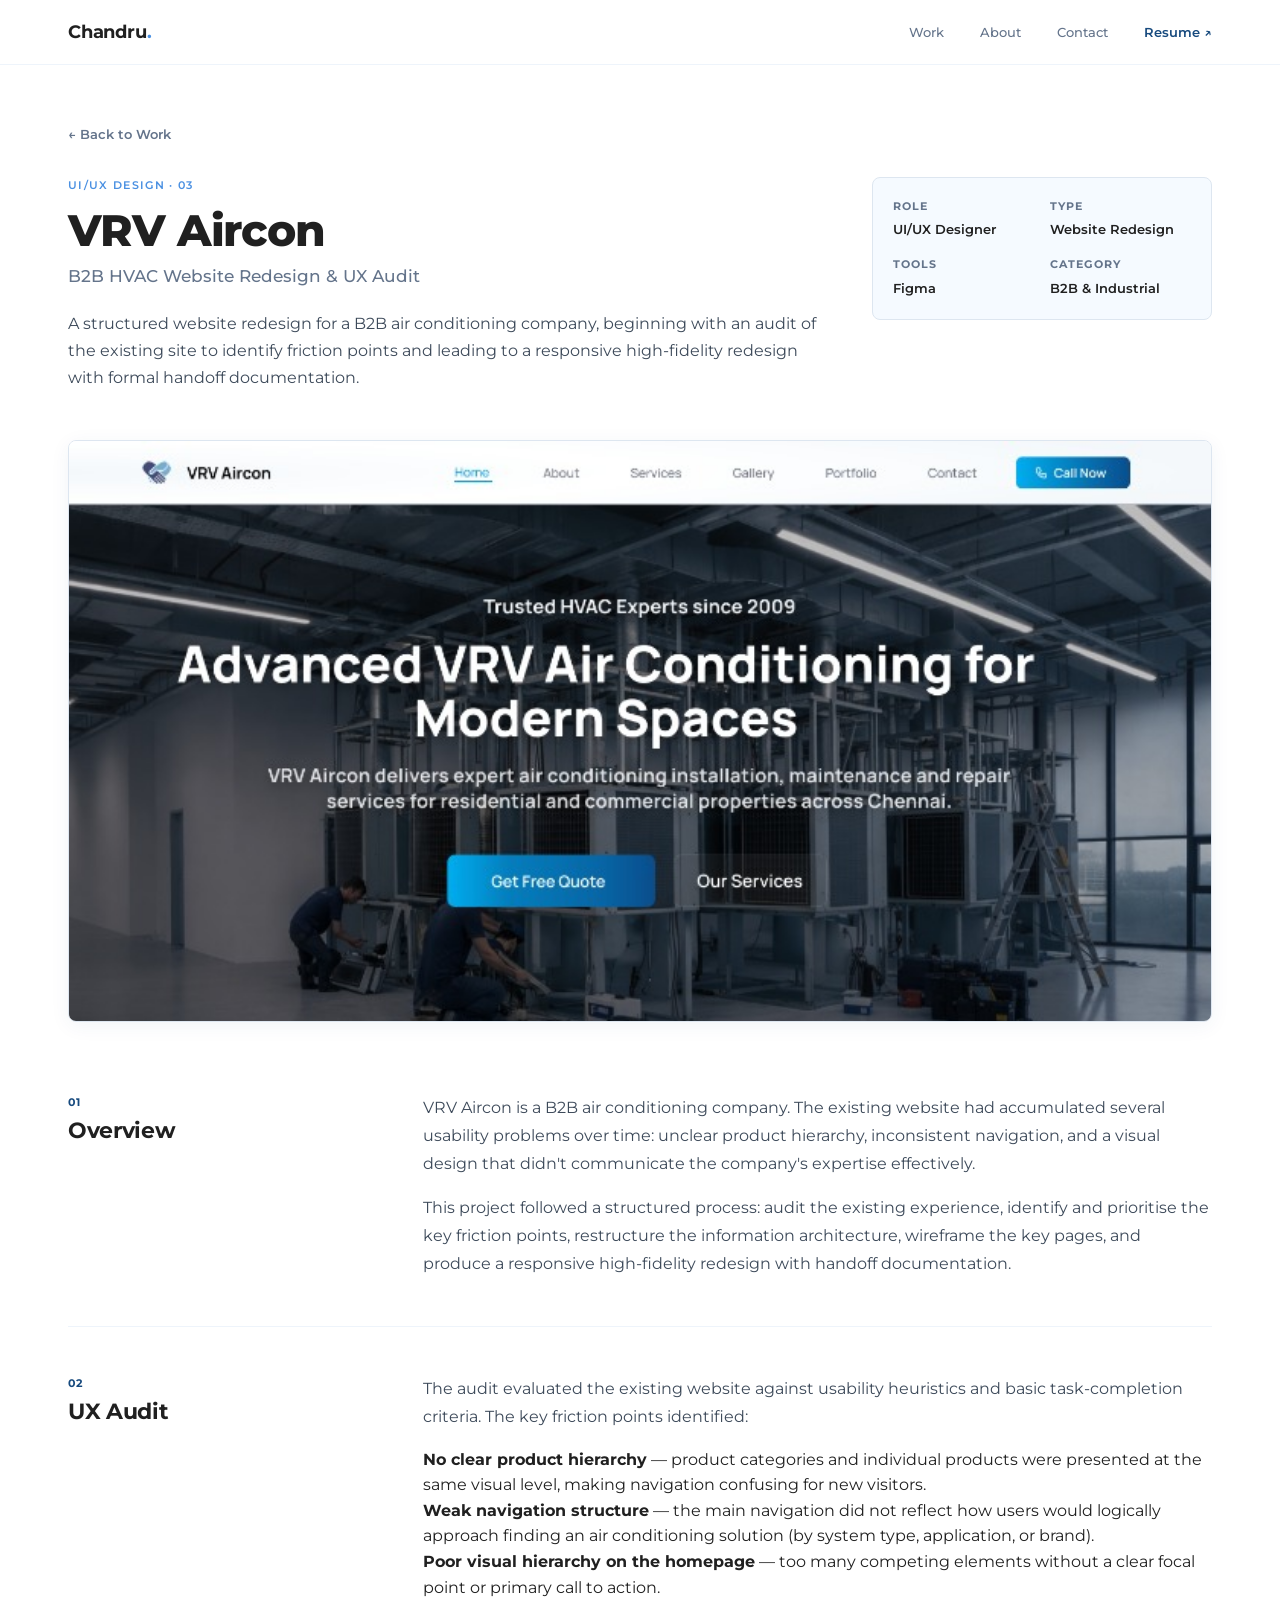
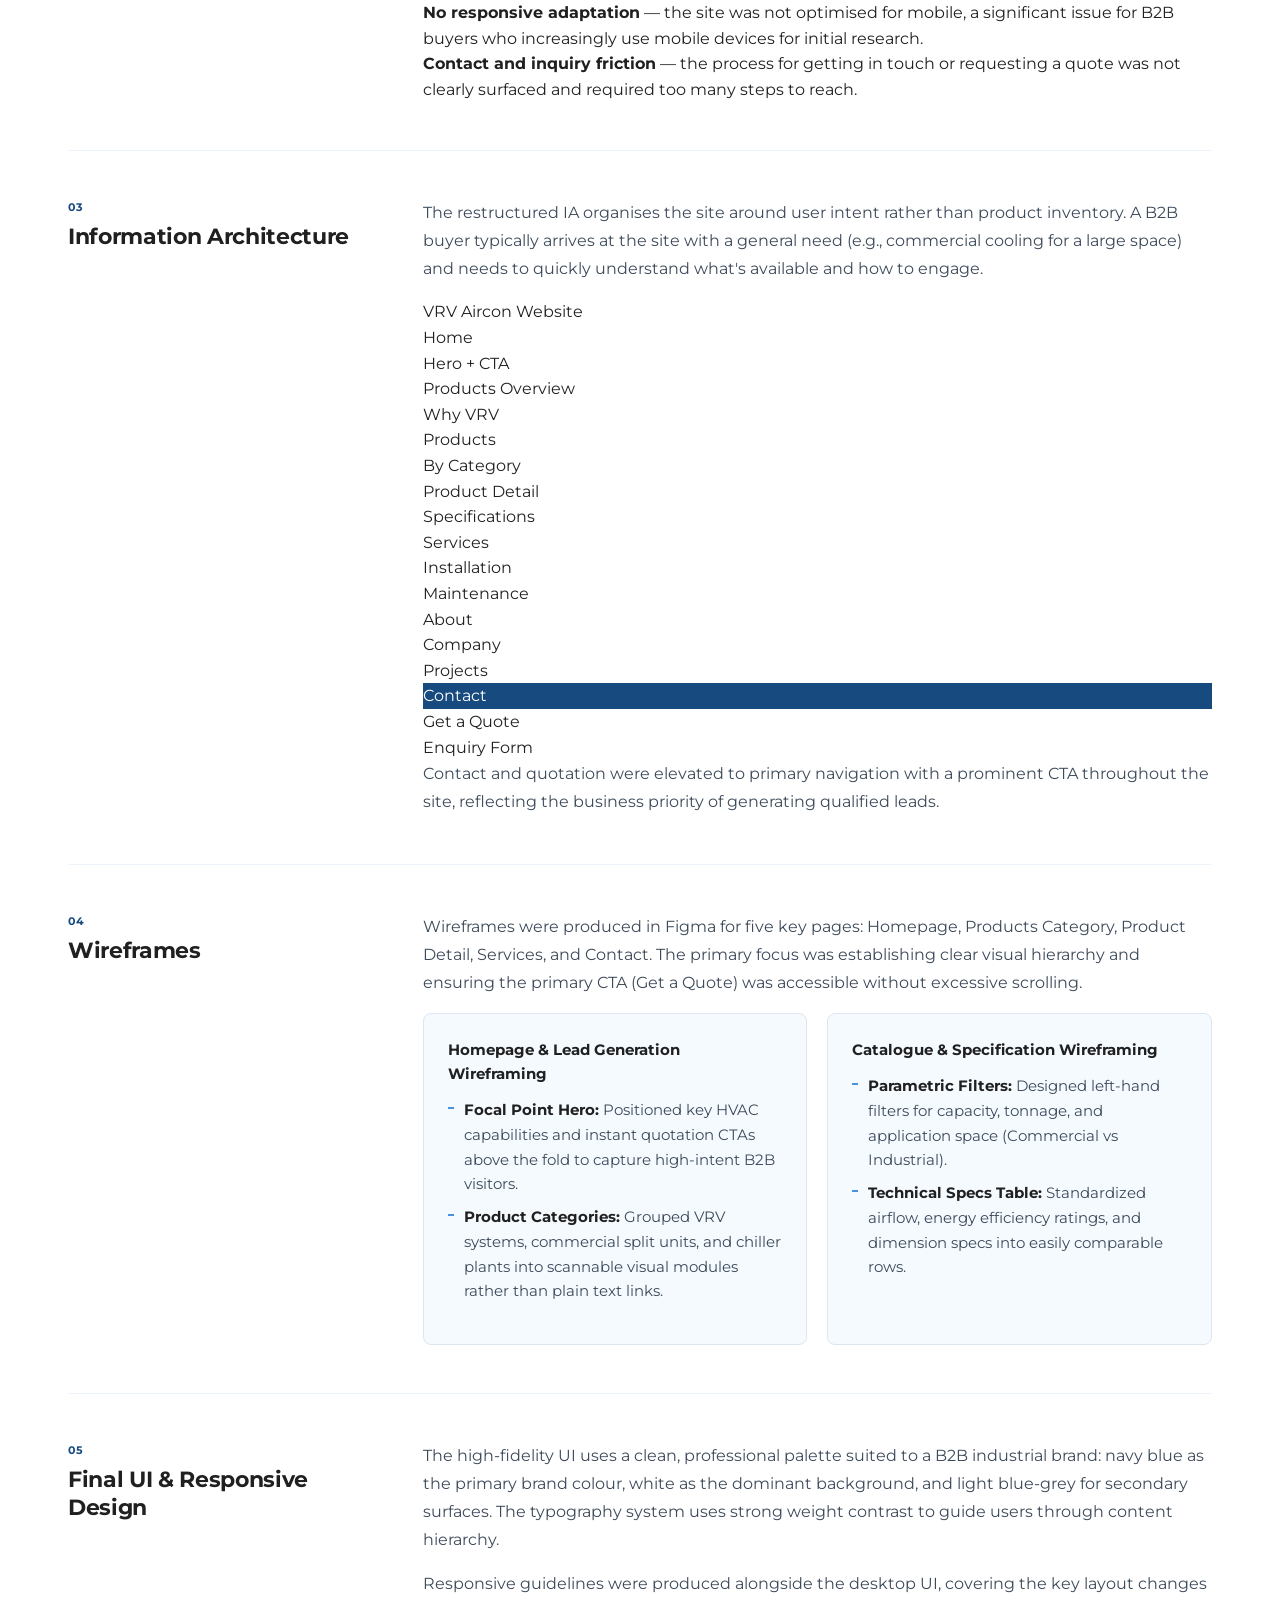
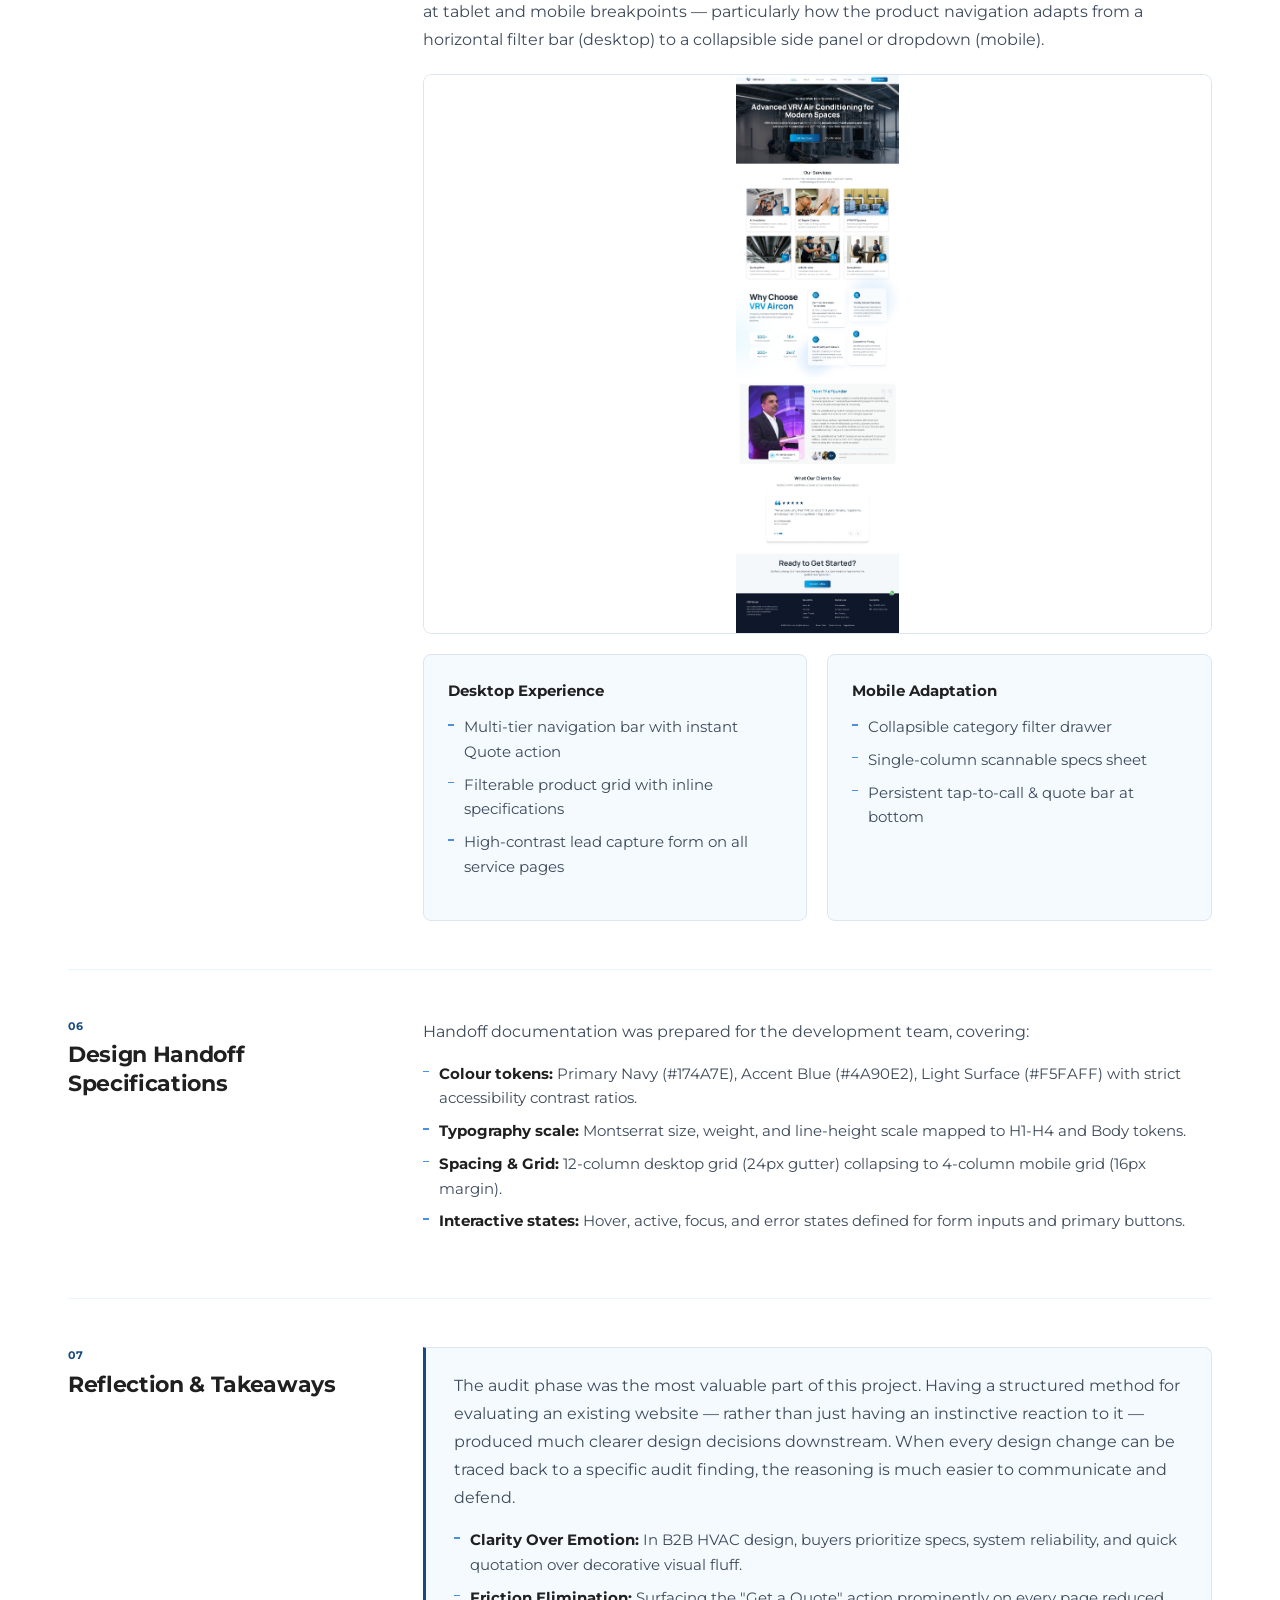
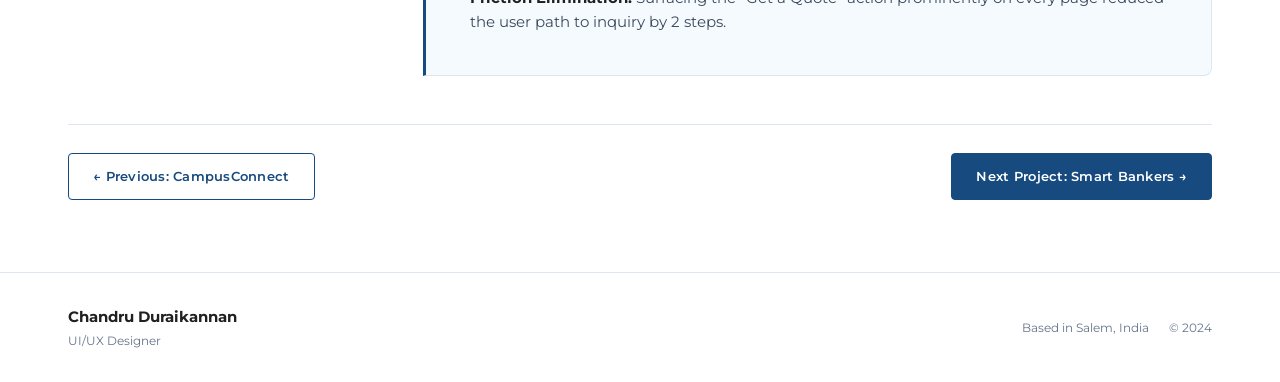
<file: projects/vrv-aircon.html>
<!DOCTYPE html>
<html lang="en">
<head>
  <meta charset="UTF-8" />
  <meta name="viewport" content="width=device-width, initial-scale=1.0" />
  <title>VRV Aircon — Website Redesign | Chandru Duraikannan</title>
  <meta name="description" content="VRV Aircon B2B HVAC website redesign and UX audit case study by Chandru Duraikannan — information architecture, wireframes, and responsive UI design." />
  <meta name="author" content="Chandru Duraikannan" />
  <link rel="preconnect" href="https://fonts.googleapis.com" />
  <link rel="preconnect" href="https://fonts.gstatic.com" crossorigin />
  <link href="https://fonts.googleapis.com/css2?family=Montserrat:wght@400;500;600;700;800&display=swap" rel="stylesheet" />
  <link rel="stylesheet" href="../style.css" />
  <link rel="stylesheet" href="case-study.css" />
</head>
<body>

<header class="site-header" id="site-header" role="banner">
  <div class="header-inner">
    <a href="../index.html" class="header-logo" aria-label="Chandru Duraikannan — Home">
      Chandru<span class="logo-dot">.</span>
    </a>
    <nav class="header-nav" role="navigation" aria-label="Main navigation">
      <a href="../index.html#uiux-design" class="nav-link">Work</a>
      <a href="../index.html#about" class="nav-link">About</a>
      <a href="../index.html#contact" class="nav-link">Contact</a>
      <a href="../assets/Chandru Duraikannan Resume.pdf" class="nav-link nav-resume" target="_blank" rel="noopener noreferrer">Resume ↗</a>
    </nav>
    <button class="hamburger" id="hamburger" aria-label="Toggle navigation menu" aria-expanded="false" aria-controls="mobile-nav">
      <span></span><span></span><span></span>
    </button>
  </div>
</header>

<div class="mobile-nav" id="mobile-nav" aria-hidden="true">
  <button class="mobile-nav-close" id="mobile-nav-close" aria-label="Close navigation">&#10005;</button>
  <nav>
    <a href="../index.html#uiux-design" class="mobile-nav-link">Work</a>
    <a href="../index.html#about" class="mobile-nav-link">About</a>
    <a href="../index.html#contact" class="mobile-nav-link">Contact</a>
    <a href="../assets/Chandru Duraikannan Resume.pdf" class="mobile-nav-link" target="_blank" rel="noopener noreferrer">Resume ↗</a>
  </nav>
</div>
<div class="mobile-nav-backdrop" id="mobile-nav-backdrop" aria-hidden="true"></div>

<main class="cs-main">

  <section class="cs-intro" aria-label="Project overview">
    <div class="container">
      <a href="../index.html#uiux-design" class="cs-back-link">&#8592; Back to Work</a>
      <div class="cs-intro-inner">
        <div class="cs-intro-text">
          <div class="section-label">UI/UX Design &middot; 03</div>
          <h1 class="cs-project-title">VRV Aircon</h1>
          <p class="cs-project-subtitle">B2B HVAC Website Redesign &amp; UX Audit</p>
          <p class="cs-project-summary">
            A structured website redesign for a B2B air conditioning company, beginning
            with an audit of the existing site to identify friction points and leading
            to a responsive high-fidelity redesign with formal handoff documentation.
          </p>
        </div>
        <div class="cs-meta-grid">
          <div class="cs-meta-item">
            <div class="cs-meta-label">Role</div>
            <div class="cs-meta-value">UI/UX Designer</div>
          </div>
          <div class="cs-meta-item">
            <div class="cs-meta-label">Type</div>
            <div class="cs-meta-value">Website Redesign</div>
          </div>
          <div class="cs-meta-item">
            <div class="cs-meta-label">Tools</div>
            <div class="cs-meta-value">Figma</div>
          </div>
          <div class="cs-meta-item">
            <div class="cs-meta-label">Category</div>
            <div class="cs-meta-value">B2B &amp; Industrial</div>
          </div>
        </div>
      </div>
    </div>
  </section>

  <!-- Hero Visual -->
  <div class="cs-hero-visual" aria-label="VRV Aircon B2B HVAC Redesigned Website Interface Showcase">
    <div class="container">
      <div class="cs-real-hero-container">
        <img src="../assets/vrv-aircon.jpeg" alt="VRV Aircon B2B HVAC Redesigned Web Design Interface" class="cs-real-image" />
      </div>
    </div>
  </div>

  <div class="container cs-content-container">

    <section class="cs-section" aria-labelledby="vrv-overview-heading">
      <div class="cs-section-header">
        <div class="cs-section-num">01</div>
        <h2 class="cs-section-title" id="vrv-overview-heading">Overview</h2>
      </div>
      <div class="cs-section-body">
        <p class="cs-paragraph">
          VRV Aircon is a B2B air conditioning company. The existing website had
          accumulated several usability problems over time: unclear product hierarchy,
          inconsistent navigation, and a visual design that didn't communicate the
          company's expertise effectively.
        </p>
        <p class="cs-paragraph">
          This project followed a structured process: audit the existing experience,
          identify and prioritise the key friction points, restructure the information
          architecture, wireframe the key pages, and produce a responsive high-fidelity
          redesign with handoff documentation.
        </p>
      </div>
    </section>

    <section class="cs-section" aria-labelledby="vrv-audit-heading">
      <div class="cs-section-header">
        <div class="cs-section-num">02</div>
        <h2 class="cs-section-title" id="vrv-audit-heading">UX Audit</h2>
      </div>
      <div class="cs-section-body">
        <p class="cs-paragraph">
          The audit evaluated the existing website against usability heuristics and
          basic task-completion criteria. The key friction points identified:
        </p>
        <ul class="cs-insight-list">
          <li>
            <strong>No clear product hierarchy</strong> &mdash; product categories and
            individual products were presented at the same visual level, making
            navigation confusing for new visitors.
          </li>
          <li>
            <strong>Weak navigation structure</strong> &mdash; the main navigation
            did not reflect how users would logically approach finding an air
            conditioning solution (by system type, application, or brand).
          </li>
          <li>
            <strong>Poor visual hierarchy on the homepage</strong> &mdash; too many
            competing elements without a clear focal point or primary call to action.
          </li>
          <li>
            <strong>No responsive adaptation</strong> &mdash; the site was not
            optimised for mobile, a significant issue for B2B buyers who increasingly
            use mobile devices for initial research.
          </li>
          <li>
            <strong>Contact and inquiry friction</strong> &mdash; the process for
            getting in touch or requesting a quote was not clearly surfaced and
            required too many steps to reach.
          </li>
        </ul>
      </div>
    </section>

    <section class="cs-section" aria-labelledby="vrv-ia-heading">
      <div class="cs-section-header">
        <div class="cs-section-num">03</div>
        <h2 class="cs-section-title" id="vrv-ia-heading">Information Architecture</h2>
      </div>
      <div class="cs-section-body">
        <p class="cs-paragraph">
          The restructured IA organises the site around user intent rather than
          product inventory. A B2B buyer typically arrives at the site with a
          general need (e.g., commercial cooling for a large space) and needs
          to quickly understand what's available and how to engage.
        </p>
        <div class="cs-ia-diagram">
          <div class="cs-ia-node cs-ia-node--root">VRV Aircon Website</div>
          <div class="cs-ia-branches">
            <div class="cs-ia-branch">
              <div class="cs-ia-node">Home</div>
              <div class="cs-ia-sub-nodes">
                <div class="cs-ia-sub">Hero + CTA</div>
                <div class="cs-ia-sub">Products Overview</div>
                <div class="cs-ia-sub">Why VRV</div>
              </div>
            </div>
            <div class="cs-ia-branch">
              <div class="cs-ia-node">Products</div>
              <div class="cs-ia-sub-nodes">
                <div class="cs-ia-sub">By Category</div>
                <div class="cs-ia-sub">Product Detail</div>
                <div class="cs-ia-sub">Specifications</div>
              </div>
            </div>
            <div class="cs-ia-branch">
              <div class="cs-ia-node">Services</div>
              <div class="cs-ia-sub-nodes">
                <div class="cs-ia-sub">Installation</div>
                <div class="cs-ia-sub">Maintenance</div>
              </div>
            </div>
            <div class="cs-ia-branch">
              <div class="cs-ia-node">About</div>
              <div class="cs-ia-sub-nodes">
                <div class="cs-ia-sub">Company</div>
                <div class="cs-ia-sub">Projects</div>
              </div>
            </div>
            <div class="cs-ia-branch">
              <div class="cs-ia-node cs-ia-node--accent" style="background:var(--accent-dark);color:#fff;">Contact</div>
              <div class="cs-ia-sub-nodes">
                <div class="cs-ia-sub">Get a Quote</div>
                <div class="cs-ia-sub">Enquiry Form</div>
              </div>
            </div>
          </div>
        </div>
        <p class="cs-paragraph">
          Contact and quotation were elevated to primary navigation with a prominent
          CTA throughout the site, reflecting the business priority of generating
          qualified leads.
        </p>
      </div>
    </section>

    <section class="cs-section" aria-labelledby="vrv-wireframes-heading">
      <div class="cs-section-header">
        <div class="cs-section-num">04</div>
        <h2 class="cs-section-title" id="vrv-wireframes-heading">Wireframes</h2>
      </div>
      <div class="cs-section-body">
        <p class="cs-paragraph">
          Wireframes were produced in Figma for five key pages: Homepage, Products Category,
          Product Detail, Services, and Contact. The primary focus was establishing
          clear visual hierarchy and ensuring the primary CTA (Get a Quote) was
          accessible without excessive scrolling.
        </p>
        <div class="cs-two-col" style="margin-top:16px;">
          <div class="cs-card">
            <h3 class="cs-card-title">Homepage &amp; Lead Generation Wireframing</h3>
            <ul class="cs-list">
              <li><strong>Focal Point Hero:</strong> Positioned key HVAC capabilities and instant quotation CTAs above the fold to capture high-intent B2B visitors.</li>
              <li><strong>Product Categories:</strong> Grouped VRV systems, commercial split units, and chiller plants into scannable visual modules rather than plain text links.</li>
            </ul>
          </div>
          <div class="cs-card">
            <h3 class="cs-card-title">Catalogue &amp; Specification Wireframing</h3>
            <ul class="cs-list">
              <li><strong>Parametric Filters:</strong> Designed left-hand filters for capacity, tonnage, and application space (Commercial vs Industrial).</li>
              <li><strong>Technical Specs Table:</strong> Standardized airflow, energy efficiency ratings, and dimension specs into easily comparable rows.</li>
            </ul>
          </div>
        </div>
      </div>
    </section>

    <section class="cs-section" aria-labelledby="vrv-ui-heading">
      <div class="cs-section-header">
        <div class="cs-section-num">05</div>
        <h2 class="cs-section-title" id="vrv-ui-heading">Final UI &amp; Responsive Design</h2>
      </div>
      <div class="cs-section-body">
        <p class="cs-paragraph">
          The high-fidelity UI uses a clean, professional palette suited to a B2B
          industrial brand: navy blue as the primary brand colour, white as the
          dominant background, and light blue-grey for secondary surfaces. The
          typography system uses strong weight contrast to guide users through
          content hierarchy.
        </p>
        <p class="cs-paragraph">
          Responsive guidelines were produced alongside the desktop UI, covering
          the key layout changes at tablet and mobile breakpoints &mdash; particularly
          how the product navigation adapts from a horizontal filter bar (desktop)
          to a collapsible side panel or dropdown (mobile).
        </p>

        <div class="cs-image-block" style="margin-top:20px;">
          <img src="../assets/vrv-aircon.jpeg" alt="VRV Aircon B2B HVAC High Fidelity Redesigned Interface Showcase" class="cs-real-image" />
        </div>

        <div class="cs-two-col" style="margin-top:20px;">
          <div class="cs-card">
            <h3 class="cs-card-title">Desktop Experience</h3>
            <ul class="cs-list">
              <li>Multi-tier navigation bar with instant Quote action</li>
              <li>Filterable product grid with inline specifications</li>
              <li>High-contrast lead capture form on all service pages</li>
            </ul>
          </div>
          <div class="cs-card">
            <h3 class="cs-card-title">Mobile Adaptation</h3>
            <ul class="cs-list">
              <li>Collapsible category filter drawer</li>
              <li>Single-column scannable specs sheet</li>
              <li>Persistent tap-to-call &amp; quote bar at bottom</li>
            </ul>
          </div>
        </div>
      </div>
    </section>

    <section class="cs-section" aria-labelledby="vrv-handoff-heading">
      <div class="cs-section-header">
        <div class="cs-section-num">06</div>
        <h2 class="cs-section-title" id="vrv-handoff-heading">Design Handoff Specifications</h2>
      </div>
      <div class="cs-section-body">
        <p class="cs-paragraph">
          Handoff documentation was prepared for the development team, covering:
        </p>
        <ul class="cs-list">
          <li><strong>Colour tokens:</strong> Primary Navy (#174A7E), Accent Blue (#4A90E2), Light Surface (#F5FAFF) with strict accessibility contrast ratios.</li>
          <li><strong>Typography scale:</strong> Montserrat size, weight, and line-height scale mapped to H1-H4 and Body tokens.</li>
          <li><strong>Spacing &amp; Grid:</strong> 12-column desktop grid (24px gutter) collapsing to 4-column mobile grid (16px margin).</li>
          <li><strong>Interactive states:</strong> Hover, active, focus, and error states defined for form inputs and primary buttons.</li>
        </ul>
      </div>
    </section>

    <section class="cs-section cs-section--last" aria-labelledby="vrv-reflection-heading">
      <div class="cs-section-header">
        <div class="cs-section-num">07</div>
        <h2 class="cs-section-title" id="vrv-reflection-heading">Reflection &amp; Takeaways</h2>
      </div>
      <div class="cs-section-body">
        <div class="cs-takeaways-block">
          <p class="cs-paragraph">
            The audit phase was the most valuable part of this project. Having a
            structured method for evaluating an existing website &mdash; rather than
            just having an instinctive reaction to it &mdash; produced much clearer
            design decisions downstream. When every design change can be traced back
            to a specific audit finding, the reasoning is much easier to communicate
            and defend.
          </p>
          <ul class="cs-list">
            <li><strong>Clarity Over Emotion:</strong> In B2B HVAC design, buyers prioritize specs, system reliability, and quick quotation over decorative visual fluff.</li>
            <li><strong>Friction Elimination:</strong> Surfacing the "Get a Quote" action prominently on every page reduced the user path to inquiry by 2 steps.</li>
          </ul>
        </div>
      </div>
    </section>

    <!-- Footer Navigation -->
    <div class="cs-nav-footer">
      <a href="campusconnect.html" class="btn btn-outline">&#8592; Previous: CampusConnect</a>
      <a href="smart-bankers.html" class="btn btn-primary">Next Project: Smart Bankers &#8594;</a>
    </div>

</main>

<footer class="site-footer" role="contentinfo">
  <div class="container">
    <div class="footer-inner">
      <div class="footer-left">
        <span class="footer-name">Chandru Duraikannan</span>
        <span class="footer-role">UI/UX Designer</span>
      </div>
      <div class="footer-right">
        <span class="footer-note">Based in Salem, India</span>
        <span class="footer-copy">&copy; 2024</span>
      </div>
    </div>
  </div>
</footer>

<script src="../script.js"></script>
</body>
</html>
</file>
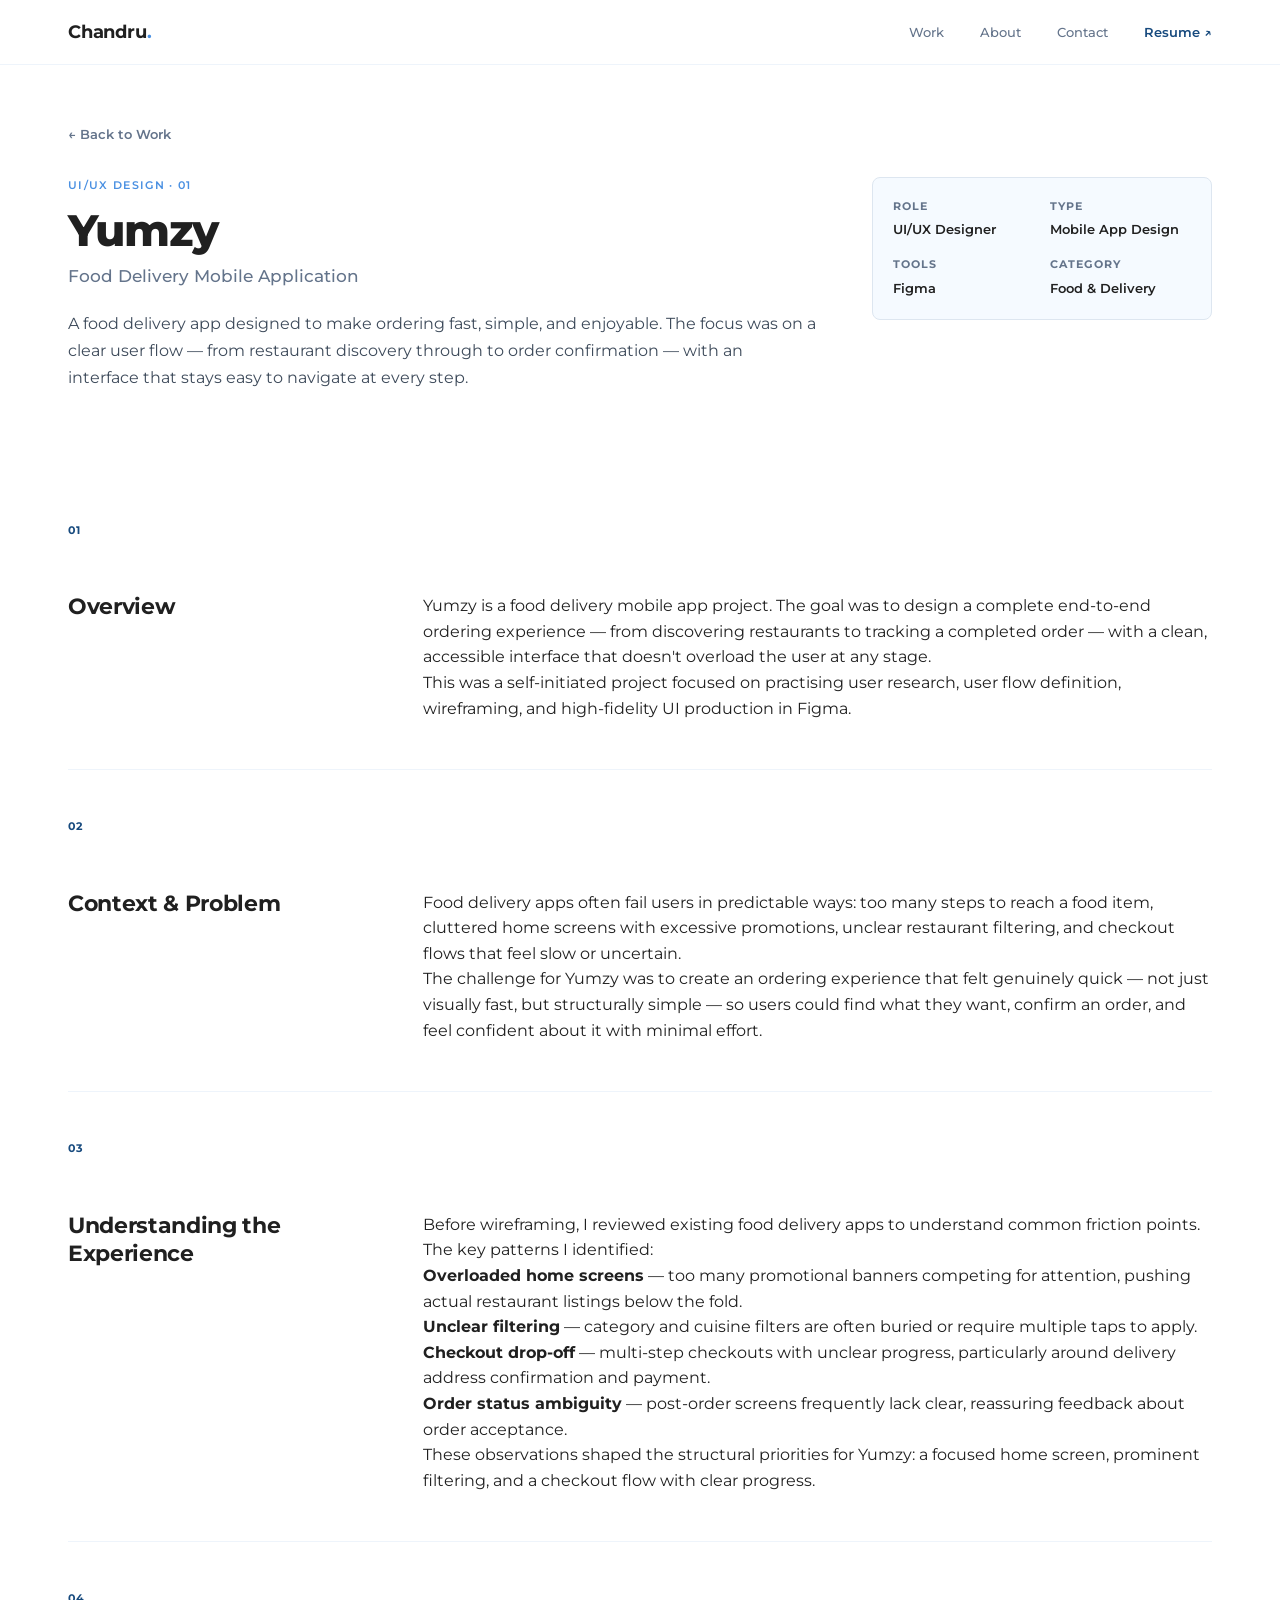
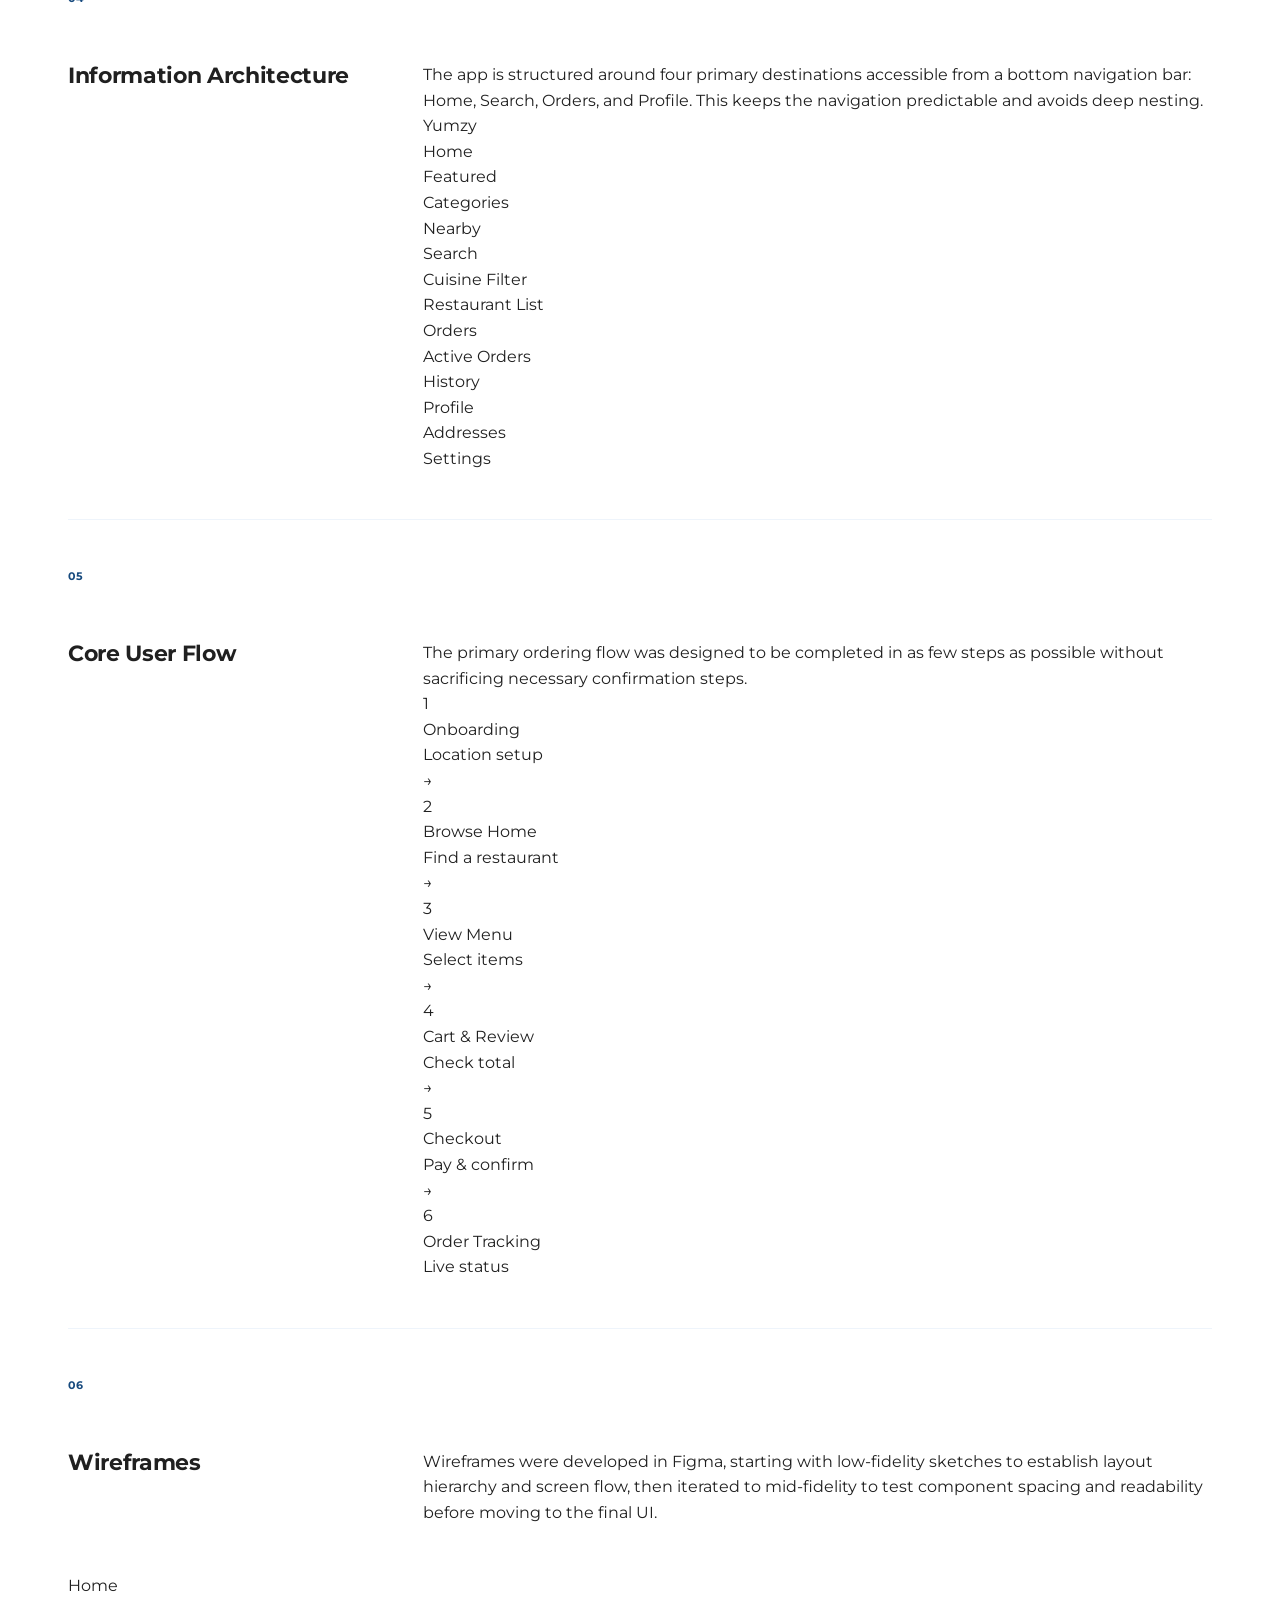
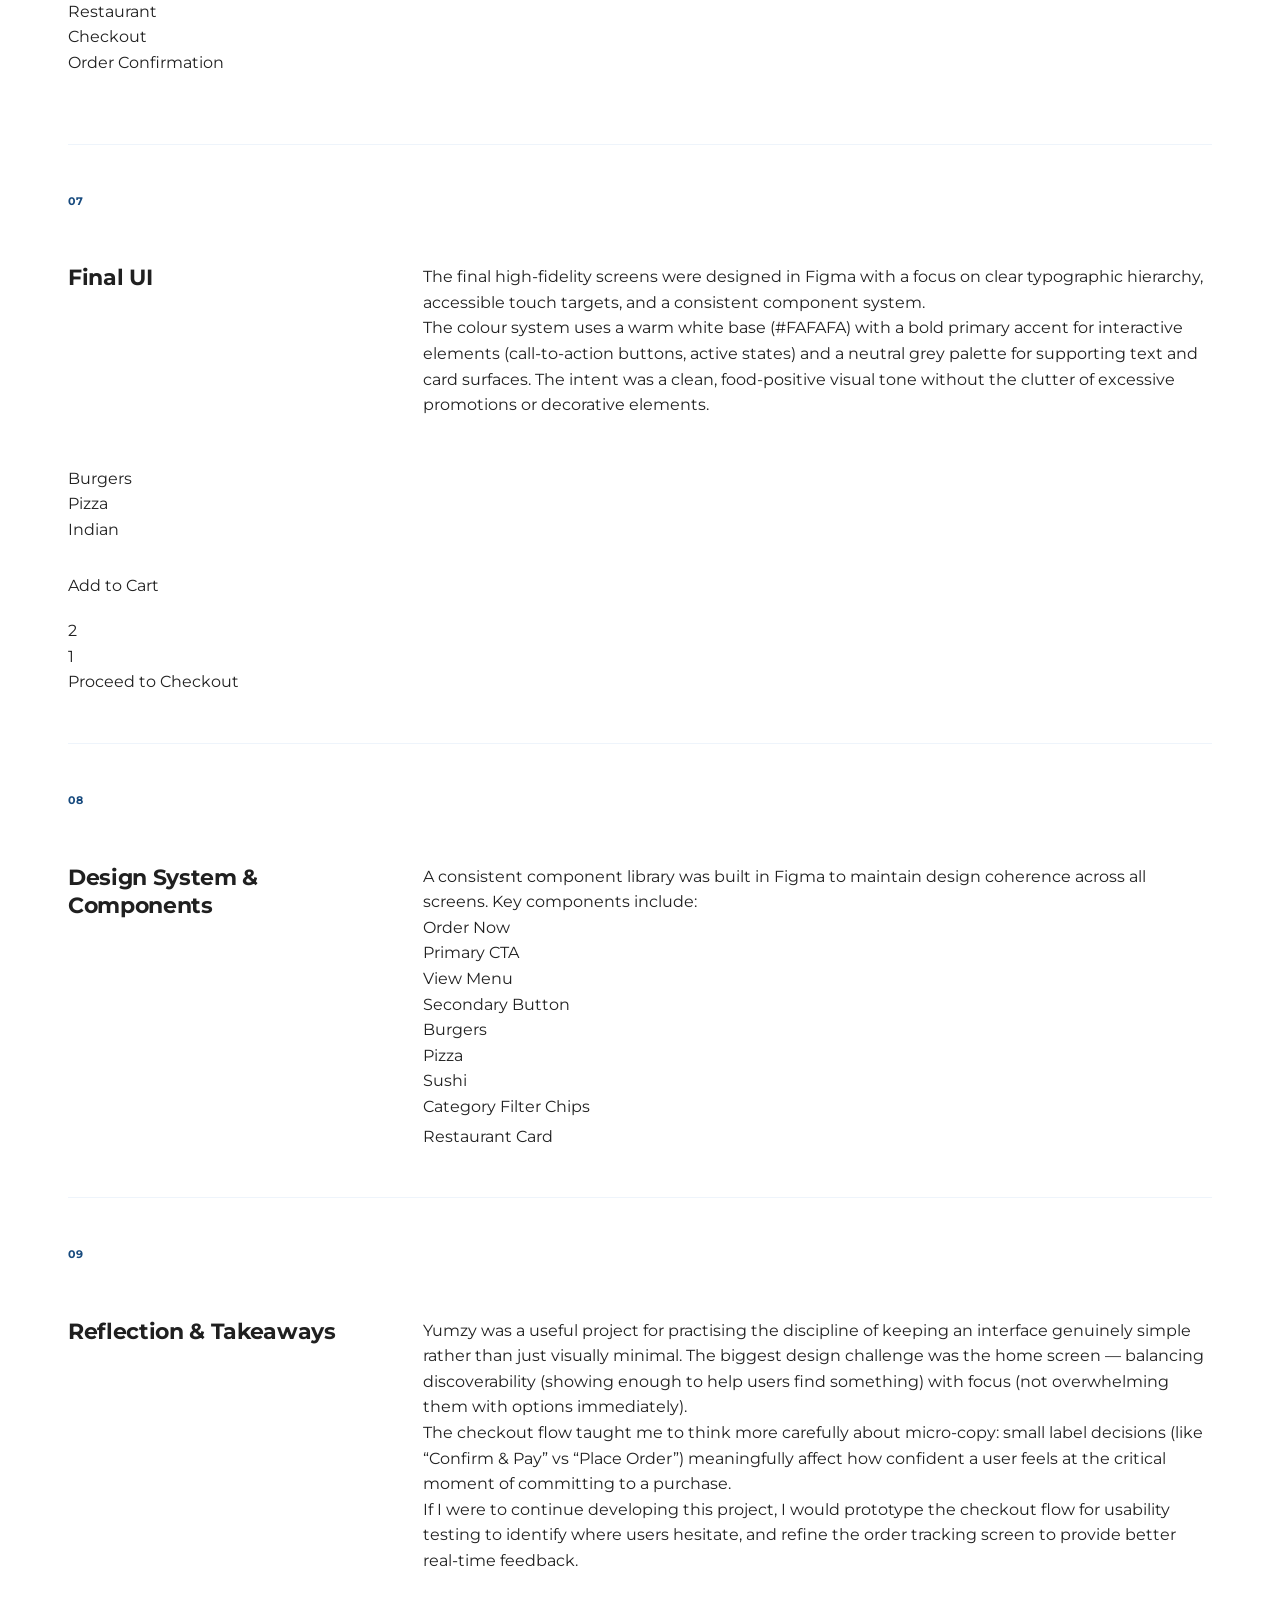
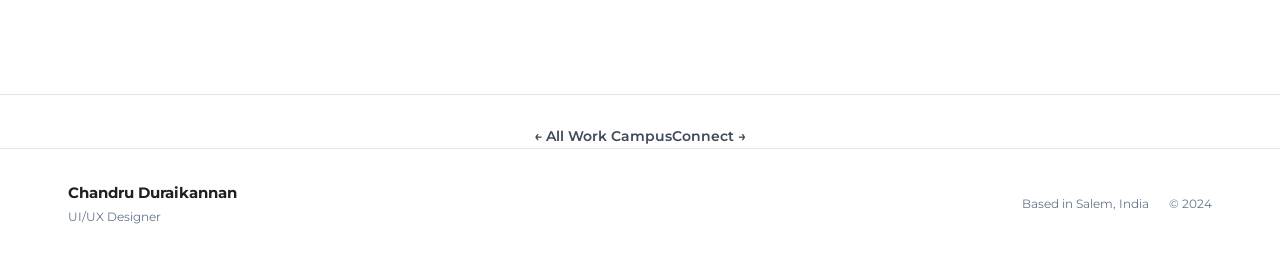
<file: projects/yumzy.html>
<!DOCTYPE html>
<html lang="en">
<head>
  <meta charset="UTF-8" />
  <meta name="viewport" content="width=device-width, initial-scale=1.0" />
  <title>Yumzy — Food Delivery App | Chandru Duraikannan</title>
  <meta name="description" content="Yumzy food delivery mobile app UI/UX case study by Chandru Duraikannan — user research, wireframes, and high-fidelity Figma design." />
  <meta name="author" content="Chandru Duraikannan" />
  <link rel="preconnect" href="https://fonts.googleapis.com" />
  <link rel="preconnect" href="https://fonts.gstatic.com" crossorigin />
  <link href="https://fonts.googleapis.com/css2?family=Montserrat:wght@400;500;600;700;800&display=swap" rel="stylesheet" />
  <link rel="stylesheet" href="../style.css" />
  <link rel="stylesheet" href="case-study.css" />
</head>
<body>

<!-- Header -->
<header class="site-header" id="site-header" role="banner">
  <div class="header-inner">
    <a href="../index.html" class="header-logo" aria-label="Chandru Duraikannan — Home">
      Chandru<span class="logo-dot">.</span>
    </a>
    <nav class="header-nav" role="navigation" aria-label="Main navigation">
      <a href="../index.html#uiux-design" class="nav-link">Work</a>
      <a href="../index.html#about" class="nav-link">About</a>
      <a href="../index.html#contact" class="nav-link">Contact</a>
      <a href="../assets/Chandru Duraikannan Resume.pdf" class="nav-link nav-resume" target="_blank" rel="noopener noreferrer">Resume ↗</a>
    </nav>
    <button class="hamburger" id="hamburger" aria-label="Toggle navigation menu" aria-expanded="false" aria-controls="mobile-nav">
      <span></span><span></span><span></span>
    </button>
  </div>
</header>

<!-- Mobile Nav -->
<div class="mobile-nav" id="mobile-nav" aria-hidden="true">
  <button class="mobile-nav-close" id="mobile-nav-close" aria-label="Close navigation">&#10005;</button>
  <nav>
    <a href="../index.html#uiux-design" class="mobile-nav-link">Work</a>
    <a href="../index.html#about" class="mobile-nav-link">About</a>
    <a href="../index.html#contact" class="mobile-nav-link">Contact</a>
    <a href="../assets/Chandru Duraikannan Resume.pdf" class="mobile-nav-link" target="_blank" rel="noopener noreferrer">Resume ↗</a>
  </nav>
</div>
<div class="mobile-nav-backdrop" id="mobile-nav-backdrop" aria-hidden="true"></div>

<!-- Case Study Body -->
<main class="cs-main">

  <!-- Project Intro -->
  <section class="cs-intro" aria-label="Project overview">
    <div class="container">
      <a href="../index.html#uiux-design" class="cs-back-link">&#8592; Back to Work</a>

      <div class="cs-intro-inner">
        <div class="cs-intro-text">
          <div class="section-label">UI/UX Design &middot; 01</div>
          <h1 class="cs-project-title">Yumzy</h1>
          <p class="cs-project-subtitle">Food Delivery Mobile Application</p>
          <p class="cs-project-summary">
            A food delivery app designed to make ordering fast, simple, and enjoyable.
            The focus was on a clear user flow &mdash; from restaurant discovery
            through to order confirmation &mdash; with an interface that stays
            easy to navigate at every step.
          </p>
        </div>

        <div class="cs-meta-grid">
          <div class="cs-meta-item">
            <div class="cs-meta-label">Role</div>
            <div class="cs-meta-value">UI/UX Designer</div>
          </div>
          <div class="cs-meta-item">
            <div class="cs-meta-label">Type</div>
            <div class="cs-meta-value">Mobile App Design</div>
          </div>
          <div class="cs-meta-item">
            <div class="cs-meta-label">Tools</div>
            <div class="cs-meta-value">Figma</div>
          </div>
          <div class="cs-meta-item">
            <div class="cs-meta-label">Category</div>
            <div class="cs-meta-value">Food &amp; Delivery</div>
          </div>
        </div>
      </div>
    </div>
  </section>

  <!-- Hero Visual -->
  <div class="cs-hero-visual" aria-hidden="true">
    <div class="cs-hero-placeholder cs-hero-placeholder--yumzy">
      <div class="cs-hero-phones">
        <div class="cs-phone cs-phone--l">
          <div class="cs-phone-screen">
            <div class="cs-phone-header">
              <div class="cs-ph-avatar"></div>
              <div class="cs-ph-lines">
                <div class="cs-ph-line cs-ph-line--sm"></div>
                <div class="cs-ph-line cs-ph-line--xs"></div>
              </div>
            </div>
            <div class="cs-ph-search"></div>
            <div class="cs-ph-chips">
              <div class="cs-ph-chip cs-ph-chip--active"></div>
              <div class="cs-ph-chip"></div>
              <div class="cs-ph-chip"></div>
            </div>
            <div class="cs-ph-card-list">
              <div class="cs-ph-card-item"></div>
              <div class="cs-ph-card-item"></div>
              <div class="cs-ph-card-item"></div>
            </div>
          </div>
        </div>
        <div class="cs-phone cs-phone--c">
          <div class="cs-phone-screen cs-phone-screen--detail">
            <div class="cs-ph-detail-hero"></div>
            <div class="cs-ph-detail-body">
              <div class="cs-ph-line cs-ph-line--lg"></div>
              <div class="cs-ph-line cs-ph-line--md"></div>
              <div class="cs-ph-stars"></div>
              <div class="cs-ph-line cs-ph-line--sm"></div>
              <div class="cs-ph-line cs-ph-line--sm" style="width:75%;"></div>
              <div class="cs-ph-btn-row">
                <div class="cs-ph-btn cs-ph-btn--primary"></div>
              </div>
            </div>
          </div>
        </div>
        <div class="cs-phone cs-phone--r">
          <div class="cs-phone-screen cs-phone-screen--cart">
            <div class="cs-ph-cart-header">
              <div class="cs-ph-line cs-ph-line--md"></div>
            </div>
            <div class="cs-ph-cart-items">
              <div class="cs-ph-cart-item"></div>
              <div class="cs-ph-cart-item"></div>
              <div class="cs-ph-cart-item"></div>
            </div>
            <div class="cs-ph-total-bar">
              <div class="cs-ph-line cs-ph-line--sm"></div>
              <div class="cs-ph-line cs-ph-line--lg"></div>
              <div class="cs-ph-btn cs-ph-btn--primary" style="margin-top:10px;"></div>
            </div>
          </div>
        </div>
      </div>
    </div>
  </div>

  <div class="container cs-content-container">

    <!-- 01 Overview -->
    <section class="cs-section" aria-labelledby="cs-overview-heading">
      <div class="cs-section-num" aria-hidden="true">01</div>
      <h2 class="cs-section-title" id="cs-overview-heading">Overview</h2>
      <div class="cs-section-body">
        <p>
          Yumzy is a food delivery mobile app project. The goal was to design a
          complete end-to-end ordering experience &mdash; from discovering restaurants
          to tracking a completed order &mdash; with a clean, accessible interface
          that doesn't overload the user at any stage.
        </p>
        <p>
          This was a self-initiated project focused on practising user research,
          user flow definition, wireframing, and high-fidelity UI production in Figma.
        </p>
      </div>
    </section>

    <!-- 02 Context / Problem -->
    <section class="cs-section" aria-labelledby="cs-problem-heading">
      <div class="cs-section-num" aria-hidden="true">02</div>
      <h2 class="cs-section-title" id="cs-problem-heading">Context &amp; Problem</h2>
      <div class="cs-section-body">
        <p>
          Food delivery apps often fail users in predictable ways: too many steps to
          reach a food item, cluttered home screens with excessive promotions, unclear
          restaurant filtering, and checkout flows that feel slow or uncertain.
        </p>
        <p>
          The challenge for Yumzy was to create an ordering experience that felt
          genuinely quick &mdash; not just visually fast, but structurally simple &mdash;
          so users could find what they want, confirm an order, and feel confident
          about it with minimal effort.
        </p>
      </div>
    </section>

    <!-- 03 Understanding the Experience -->
    <section class="cs-section" aria-labelledby="cs-research-heading">
      <div class="cs-section-num" aria-hidden="true">03</div>
      <h2 class="cs-section-title" id="cs-research-heading">Understanding the Experience</h2>
      <div class="cs-section-body">
        <p>
          Before wireframing, I reviewed existing food delivery apps to understand
          common friction points. The key patterns I identified:
        </p>
        <ul class="cs-insight-list">
          <li>
            <strong>Overloaded home screens</strong> &mdash; too many promotional banners
            competing for attention, pushing actual restaurant listings below the fold.
          </li>
          <li>
            <strong>Unclear filtering</strong> &mdash; category and cuisine filters are
            often buried or require multiple taps to apply.
          </li>
          <li>
            <strong>Checkout drop-off</strong> &mdash; multi-step checkouts with unclear
            progress, particularly around delivery address confirmation and payment.
          </li>
          <li>
            <strong>Order status ambiguity</strong> &mdash; post-order screens frequently
            lack clear, reassuring feedback about order acceptance.
          </li>
        </ul>
        <p>
          These observations shaped the structural priorities for Yumzy: a focused
          home screen, prominent filtering, and a checkout flow with clear progress.
        </p>
      </div>
    </section>

    <!-- 04 Information Architecture -->
    <section class="cs-section" aria-labelledby="cs-ia-heading">
      <div class="cs-section-num" aria-hidden="true">04</div>
      <h2 class="cs-section-title" id="cs-ia-heading">Information Architecture</h2>
      <div class="cs-section-body">
        <p>
          The app is structured around four primary destinations accessible from
          a bottom navigation bar: Home, Search, Orders, and Profile. This keeps
          the navigation predictable and avoids deep nesting.
        </p>
        <div class="cs-ia-diagram">
          <div class="cs-ia-node cs-ia-node--root">Yumzy</div>
          <div class="cs-ia-branches">
            <div class="cs-ia-branch">
              <div class="cs-ia-node">Home</div>
              <div class="cs-ia-sub-nodes">
                <div class="cs-ia-sub">Featured</div>
                <div class="cs-ia-sub">Categories</div>
                <div class="cs-ia-sub">Nearby</div>
              </div>
            </div>
            <div class="cs-ia-branch">
              <div class="cs-ia-node">Search</div>
              <div class="cs-ia-sub-nodes">
                <div class="cs-ia-sub">Cuisine Filter</div>
                <div class="cs-ia-sub">Restaurant List</div>
              </div>
            </div>
            <div class="cs-ia-branch">
              <div class="cs-ia-node">Orders</div>
              <div class="cs-ia-sub-nodes">
                <div class="cs-ia-sub">Active Orders</div>
                <div class="cs-ia-sub">History</div>
              </div>
            </div>
            <div class="cs-ia-branch">
              <div class="cs-ia-node">Profile</div>
              <div class="cs-ia-sub-nodes">
                <div class="cs-ia-sub">Addresses</div>
                <div class="cs-ia-sub">Settings</div>
              </div>
            </div>
          </div>
        </div>
      </div>
    </section>

    <!-- 05 User Flow -->
    <section class="cs-section" aria-labelledby="cs-flow-heading">
      <div class="cs-section-num" aria-hidden="true">05</div>
      <h2 class="cs-section-title" id="cs-flow-heading">Core User Flow</h2>
      <div class="cs-section-body">
        <p>
          The primary ordering flow was designed to be completed in as few steps
          as possible without sacrificing necessary confirmation steps.
        </p>
        <div class="cs-flow">
          <div class="cs-flow-step">
            <div class="cs-flow-step-num">1</div>
            <div class="cs-flow-step-label">Onboarding<br><span>Location setup</span></div>
          </div>
          <div class="cs-flow-arrow" aria-hidden="true">&#8594;</div>
          <div class="cs-flow-step">
            <div class="cs-flow-step-num">2</div>
            <div class="cs-flow-step-label">Browse Home<br><span>Find a restaurant</span></div>
          </div>
          <div class="cs-flow-arrow" aria-hidden="true">&#8594;</div>
          <div class="cs-flow-step">
            <div class="cs-flow-step-num">3</div>
            <div class="cs-flow-step-label">View Menu<br><span>Select items</span></div>
          </div>
          <div class="cs-flow-arrow" aria-hidden="true">&#8594;</div>
          <div class="cs-flow-step">
            <div class="cs-flow-step-num">4</div>
            <div class="cs-flow-step-label">Cart &amp; Review<br><span>Check total</span></div>
          </div>
          <div class="cs-flow-arrow" aria-hidden="true">&#8594;</div>
          <div class="cs-flow-step">
            <div class="cs-flow-step-num">5</div>
            <div class="cs-flow-step-label">Checkout<br><span>Pay &amp; confirm</span></div>
          </div>
          <div class="cs-flow-arrow" aria-hidden="true">&#8594;</div>
          <div class="cs-flow-step cs-flow-step--end">
            <div class="cs-flow-step-num">6</div>
            <div class="cs-flow-step-label">Order Tracking<br><span>Live status</span></div>
          </div>
        </div>
      </div>
    </section>

    <!-- 06 Wireframes -->
    <section class="cs-section" aria-labelledby="cs-wireframes-heading">
      <div class="cs-section-num" aria-hidden="true">06</div>
      <h2 class="cs-section-title" id="cs-wireframes-heading">Wireframes</h2>
      <div class="cs-section-body">
        <p>
          Wireframes were developed in Figma, starting with low-fidelity sketches
          to establish layout hierarchy and screen flow, then iterated to mid-fidelity
          to test component spacing and readability before moving to the final UI.
        </p>
      </div>
      <!-- Wireframe mockup grid -->
      <div class="cs-wireframe-grid" aria-label="Wireframe screens for Yumzy app">
        <div class="cs-wf-screen">
          <div class="cs-wf-label">Home</div>
          <div class="cs-wf-phone">
            <div class="cs-wf-status-bar"></div>
            <div class="cs-wf-content">
              <div class="cs-wf-block cs-wf-block--sm"></div>
              <div class="cs-wf-block cs-wf-block--search"></div>
              <div class="cs-wf-row">
                <div class="cs-wf-chip"></div>
                <div class="cs-wf-chip"></div>
                <div class="cs-wf-chip"></div>
              </div>
              <div class="cs-wf-block cs-wf-block--banner"></div>
              <div class="cs-wf-block cs-wf-block--sm"></div>
              <div class="cs-wf-row">
                <div class="cs-wf-card-sm"></div>
                <div class="cs-wf-card-sm"></div>
              </div>
            </div>
            <div class="cs-wf-nav-bar">
              <div class="cs-wf-nav-item cs-wf-nav-item--active"></div>
              <div class="cs-wf-nav-item"></div>
              <div class="cs-wf-nav-item"></div>
              <div class="cs-wf-nav-item"></div>
            </div>
          </div>
        </div>

        <div class="cs-wf-screen">
          <div class="cs-wf-label">Restaurant</div>
          <div class="cs-wf-phone">
            <div class="cs-wf-status-bar"></div>
            <div class="cs-wf-hero-img"></div>
            <div class="cs-wf-content">
              <div class="cs-wf-block cs-wf-block--md"></div>
              <div class="cs-wf-block cs-wf-block--sm"></div>
              <div class="cs-wf-row">
                <div class="cs-wf-chip cs-wf-chip--active"></div>
                <div class="cs-wf-chip"></div>
              </div>
              <div class="cs-wf-menu-item"></div>
              <div class="cs-wf-menu-item"></div>
              <div class="cs-wf-menu-item"></div>
            </div>
          </div>
        </div>

        <div class="cs-wf-screen">
          <div class="cs-wf-label">Checkout</div>
          <div class="cs-wf-phone">
            <div class="cs-wf-status-bar"></div>
            <div class="cs-wf-content">
              <div class="cs-wf-block cs-wf-block--sm"></div>
              <div class="cs-wf-section-card"></div>
              <div class="cs-wf-section-card"></div>
              <div class="cs-wf-section-card"></div>
              <div class="cs-wf-block cs-wf-block--divider"></div>
              <div class="cs-wf-block cs-wf-block--sm"></div>
              <div class="cs-wf-block cs-wf-block--md"></div>
            </div>
            <div class="cs-wf-cta-bar">
              <div class="cs-wf-cta-btn"></div>
            </div>
          </div>
        </div>

        <div class="cs-wf-screen">
          <div class="cs-wf-label">Order Confirmation</div>
          <div class="cs-wf-phone">
            <div class="cs-wf-status-bar"></div>
            <div class="cs-wf-content cs-wf-content--centered">
              <div class="cs-wf-success-icon"></div>
              <div class="cs-wf-block cs-wf-block--lg" style="margin:0 auto 8px;"></div>
              <div class="cs-wf-block cs-wf-block--md" style="margin:0 auto 20px;"></div>
              <div class="cs-wf-block cs-wf-block--card" style="text-align:left;"></div>
              <div class="cs-wf-cta-row">
                <div class="cs-wf-cta-btn-sm"></div>
              </div>
            </div>
          </div>
        </div>
      </div>
    </section>

    <!-- 07 Final UI -->
    <section class="cs-section" aria-labelledby="cs-ui-heading">
      <div class="cs-section-num" aria-hidden="true">07</div>
      <h2 class="cs-section-title" id="cs-ui-heading">Final UI</h2>
      <div class="cs-section-body">
        <p>
          The final high-fidelity screens were designed in Figma with a focus on
          clear typographic hierarchy, accessible touch targets, and a consistent
          component system.
        </p>
        <p>
          The colour system uses a warm white base (#FAFAFA) with a bold primary
          accent for interactive elements (call-to-action buttons, active states)
          and a neutral grey palette for supporting text and card surfaces. The
          intent was a clean, food-positive visual tone without the clutter of
          excessive promotions or decorative elements.
        </p>
      </div>
      <!-- Final UI visual placeholder -->
      <div class="cs-final-ui-band" aria-label="Final Yumzy UI screens">
        <div class="cs-final-phone">
          <div class="cs-fp-screen">
            <div class="cs-fp-top">
              <div class="cs-fp-avatar"></div>
              <div class="cs-fp-greeting">
                <div class="cs-fp-line cs-fp-line--xs"></div>
                <div class="cs-fp-line cs-fp-line--sm"></div>
              </div>
            </div>
            <div class="cs-fp-search"></div>
            <div class="cs-fp-chips">
              <div class="cs-fp-chip cs-fp-chip--active">Burgers</div>
              <div class="cs-fp-chip">Pizza</div>
              <div class="cs-fp-chip">Indian</div>
            </div>
            <div class="cs-fp-card-row">
              <div class="cs-fp-card">
                <div class="cs-fp-card-img"></div>
                <div class="cs-fp-card-body">
                  <div class="cs-fp-line cs-fp-line--md"></div>
                  <div class="cs-fp-line cs-fp-line--xs"></div>
                </div>
              </div>
              <div class="cs-fp-card">
                <div class="cs-fp-card-img" style="background:#FFE0B2;"></div>
                <div class="cs-fp-card-body">
                  <div class="cs-fp-line cs-fp-line--md"></div>
                  <div class="cs-fp-line cs-fp-line--xs"></div>
                </div>
              </div>
            </div>
          </div>
        </div>
        <div class="cs-final-phone cs-final-phone--detail">
          <div class="cs-fp-screen">
            <div class="cs-fp-detail-hero"></div>
            <div class="cs-fp-detail-body">
              <div class="cs-fp-line cs-fp-line--lg" style="height:14px;"></div>
              <div class="cs-fp-line cs-fp-line--md" style="margin-top:6px;"></div>
              <div class="cs-fp-stars"></div>
              <div class="cs-fp-line cs-fp-line--sm" style="margin-top:16px;"></div>
              <div class="cs-fp-line cs-fp-line--sm" style="width:80%;"></div>
              <div class="cs-fp-line cs-fp-line--sm" style="width:60%;"></div>
              <div class="cs-fp-cta-bar">
                <div class="cs-fp-cta-btn">Add to Cart</div>
              </div>
            </div>
          </div>
        </div>
        <div class="cs-final-phone cs-final-phone--cart">
          <div class="cs-fp-screen">
            <div class="cs-fp-cart-header">
              <div class="cs-fp-line cs-fp-line--md" style="height:14px;"></div>
              <div class="cs-fp-line cs-fp-line--xs" style="margin-top:6px;"></div>
            </div>
            <div class="cs-fp-cart-list">
              <div class="cs-fp-cart-row">
                <div class="cs-fp-cart-thumb"></div>
                <div class="cs-fp-cart-info">
                  <div class="cs-fp-line cs-fp-line--md"></div>
                  <div class="cs-fp-line cs-fp-line--xs"></div>
                </div>
                <div class="cs-fp-cart-qty">2</div>
              </div>
              <div class="cs-fp-cart-row">
                <div class="cs-fp-cart-thumb" style="background:#EAF4FC;"></div>
                <div class="cs-fp-cart-info">
                  <div class="cs-fp-line cs-fp-line--md"></div>
                  <div class="cs-fp-line cs-fp-line--xs"></div>
                </div>
                <div class="cs-fp-cart-qty">1</div>
              </div>
            </div>
            <div class="cs-fp-cart-total">
              <div class="cs-fp-total-row">
                <div class="cs-fp-line cs-fp-line--sm" style="width:40%;"></div>
                <div class="cs-fp-line cs-fp-line--sm" style="width:25%;"></div>
              </div>
              <div class="cs-fp-checkout-btn">Proceed to Checkout</div>
            </div>
          </div>
        </div>
      </div>
    </section>

    <!-- 08 Design System -->
    <section class="cs-section" aria-labelledby="cs-ds-heading">
      <div class="cs-section-num" aria-hidden="true">08</div>
      <h2 class="cs-section-title" id="cs-ds-heading">Design System &amp; Components</h2>
      <div class="cs-section-body">
        <p>
          A consistent component library was built in Figma to maintain design
          coherence across all screens. Key components include:
        </p>
        <div class="cs-components-grid">
          <div class="cs-comp-item">
            <div class="cs-comp-preview">
              <div class="cs-comp-btn cs-comp-btn--primary">Order Now</div>
            </div>
            <div class="cs-comp-name">Primary CTA</div>
          </div>
          <div class="cs-comp-item">
            <div class="cs-comp-preview">
              <div class="cs-comp-btn cs-comp-btn--outline">View Menu</div>
            </div>
            <div class="cs-comp-name">Secondary Button</div>
          </div>
          <div class="cs-comp-item">
            <div class="cs-comp-preview cs-comp-preview--chips">
              <div class="cs-comp-chip cs-comp-chip--active">Burgers</div>
              <div class="cs-comp-chip">Pizza</div>
              <div class="cs-comp-chip">Sushi</div>
            </div>
            <div class="cs-comp-name">Category Filter Chips</div>
          </div>
          <div class="cs-comp-item">
            <div class="cs-comp-preview">
              <div class="cs-comp-card">
                <div class="cs-comp-card-img"></div>
                <div class="cs-comp-card-body">
                  <div class="cs-fp-line cs-fp-line--md"></div>
                  <div class="cs-fp-line cs-fp-line--xs" style="margin-top:4px;"></div>
                </div>
              </div>
            </div>
            <div class="cs-comp-name">Restaurant Card</div>
          </div>
        </div>
      </div>
    </section>

    <!-- 09 Reflection -->
    <section class="cs-section cs-section--last" aria-labelledby="cs-reflection-heading">
      <div class="cs-section-num" aria-hidden="true">09</div>
      <h2 class="cs-section-title" id="cs-reflection-heading">Reflection &amp; Takeaways</h2>
      <div class="cs-section-body">
        <p>
          Yumzy was a useful project for practising the discipline of keeping
          an interface genuinely simple rather than just visually minimal. The
          biggest design challenge was the home screen &mdash; balancing discoverability
          (showing enough to help users find something) with focus (not overwhelming
          them with options immediately).
        </p>
        <p>
          The checkout flow taught me to think more carefully about micro-copy:
          small label decisions (like &ldquo;Confirm &amp; Pay&rdquo; vs &ldquo;Place Order&rdquo;)
          meaningfully affect how confident a user feels at the critical moment
          of committing to a purchase.
        </p>
        <p>
          If I were to continue developing this project, I would prototype the
          checkout flow for usability testing to identify where users hesitate,
          and refine the order tracking screen to provide better real-time feedback.
        </p>
      </div>
    </section>

  </div>

  <!-- Project navigation -->
  <div class="cs-project-nav">
    <div class="container">
      <div class="cs-project-nav-inner">
        <a href="../index.html#uiux-design" class="cs-nav-prev">&#8592; All Work</a>
        <a href="campusconnect.html" class="cs-nav-next">CampusConnect &#8594;</a>
      </div>
    </div>
  </div>

</main>

<footer class="site-footer" role="contentinfo">
  <div class="container">
    <div class="footer-inner">
      <div class="footer-left">
        <span class="footer-name">Chandru Duraikannan</span>
        <span class="footer-role">UI/UX Designer</span>
      </div>
      <div class="footer-right">
        <span class="footer-note">Based in Salem, India</span>
        <span class="footer-copy">&copy; 2024</span>
      </div>
    </div>
  </div>
</footer>

<script src="../script.js"></script>
</body>
</html>
</file>
<file: style.css>
/* ═══════════════════════════════════════════════════════════════════
   CHANDRU DURAIKANNAN — PORTFOLIO
   White-first editorial design. Montserrat only.
   Palette: #FFFFFF · #F5FAFF · #EAF4FC · #4A90E2 · #174A7E · #202020 · #64748B
   ═══════════════════════════════════════════════════════════════════ */

/* ─── RESET ──────────────────────────────────────────────────────── */
*, *::before, *::after {
  box-sizing: border-box;
  margin: 0;
  padding: 0;
}

html {
  scroll-behavior: smooth;
  font-size: 16px;
}

body {
  font-family: 'Montserrat', sans-serif;
  background-color: #FFFFFF;
  color: #202020;
  line-height: 1.6;
  -webkit-font-smoothing: antialiased;
  -moz-osx-font-smoothing: grayscale;
}

img {
  display: block;
  max-width: 100%;
  height: auto;
}

ul {
  list-style: none;
}

a {
  color: inherit;
  text-decoration: none;
}

button {
  background: none;
  border: none;
  cursor: pointer;
  font-family: inherit;
}

/* ─── TOKENS ─────────────────────────────────────────────────────── */
:root {
  --white:        #FFFFFF;
  --bg-soft:      #F5FAFF;
  --bg-blue-tint: #EAF4FC;
  --accent:       #4A90E2;
  --accent-dark:  #174A7E;
  --text-dark:    #202020;
  --text-mid:     #3D4A5A;
  --text-muted:   #64748B;
  --border:       #DDE6F0;
  --border-light: #EEF4FB;

  --container:    1240px;
  --section-v:    96px;
  --section-v-sm: 64px;
  --radius-sm:    4px;
  --radius-md:    8px;
  --radius-lg:    16px;

  --transition: 180ms ease-out;
}

/* ─── CONTAINER ──────────────────────────────────────────────────── */
.container {
  max-width: var(--container);
  margin: 0 auto;
  padding: 0 48px;
}

/* ─── FOCUS VISIBLE ──────────────────────────────────────────────── */
:focus-visible {
  outline: 2px solid var(--accent);
  outline-offset: 3px;
  border-radius: var(--radius-sm);
}

/* ─── REDUCED MOTION ─────────────────────────────────────────────── */
@media (prefers-reduced-motion: reduce) {
  *, *::before, *::after {
    animation-duration: 0.01ms !important;
    transition-duration: 0.01ms !important;
  }
  .reveal { opacity: 1 !important; transform: none !important; }
}

/* ═══════════════════════════════════════════════════════════════════
   TYPOGRAPHY GLOBALS
   ═══════════════════════════════════════════════════════════════════ */

.section-label {
  font-size: 11px;
  font-weight: 600;
  letter-spacing: 0.12em;
  text-transform: uppercase;
  color: var(--accent);
  margin-bottom: 12px;
}

.section-title {
  font-size: 32px;
  font-weight: 700;
  color: var(--text-dark);
  letter-spacing: -0.01em;
  line-height: 1.15;
  margin-bottom: 14px;
}

.section-desc {
  font-size: 16px;
  font-weight: 400;
  color: var(--text-muted);
  line-height: 1.6;
}

.section-header {
  margin-bottom: 60px;
}

/* ─── BUTTONS ────────────────────────────────────────────────────── */
.btn {
  display: inline-flex;
  align-items: center;
  gap: 6px;
  padding: 12px 24px;
  font-family: 'Montserrat', sans-serif;
  font-size: 13px;
  font-weight: 600;
  letter-spacing: 0.02em;
  border-radius: var(--radius-sm);
  transition: background var(--transition), color var(--transition), border-color var(--transition);
  cursor: pointer;
  white-space: nowrap;
}

.btn-primary {
  background: var(--accent-dark);
  color: var(--white);
  border: 1.5px solid var(--accent-dark);
}
.btn-primary:hover {
  background: #1a5a9b;
  border-color: #1a5a9b;
}

.btn-outline {
  background: transparent;
  color: var(--accent-dark);
  border: 1.5px solid var(--accent-dark);
}
.btn-outline:hover {
  background: var(--bg-blue-tint);
}

.btn-ghost {
  background: transparent;
  color: var(--text-muted);
  border: 1.5px solid var(--border);
}
.btn-ghost:hover {
  color: var(--text-dark);
  border-color: var(--text-mid);
}

.btn-sm {
  padding: 9px 18px;
  font-size: 12px;
}

/* ─── TAGS ───────────────────────────────────────────────────────── */
.tag {
  display: inline-block;
  padding: 4px 10px;
  font-size: 11px;
  font-weight: 500;
  letter-spacing: 0.03em;
  color: var(--accent-dark);
  background: var(--bg-blue-tint);
  border: 1px solid #C5DFF5;
  border-radius: var(--radius-sm);
}

.tag-sm {
  padding: 3px 8px;
  font-size: 10px;
}

/* ─── INLINE LINK ────────────────────────────────────────────────── */
.inline-link {
  color: var(--accent-dark);
  font-weight: 600;
  text-decoration: underline;
  text-underline-offset: 3px;
}
.inline-link:hover {
  color: var(--accent);
}

/* ─── SECTION DIVIDER ────────────────────────────────────────────── */
.section-divider {
  padding: 0 48px;
}
.divider-line {
  max-width: var(--container);
  margin: 0 auto;
  height: 1px;
  background: var(--border);
}

/* ═══════════════════════════════════════════════════════════════════
   REVEAL ANIMATION
   ═══════════════════════════════════════════════════════════════════ */
.reveal {
  opacity: 0;
  transform: translateY(20px);
  transition: opacity 400ms ease-out, transform 400ms ease-out;
}
.reveal.visible {
  opacity: 1;
  transform: translateY(0);
}

/* ═══════════════════════════════════════════════════════════════════
   HEADER / NAV
   ═══════════════════════════════════════════════════════════════════ */
.site-header {
  position: sticky;
  top: 0;
  z-index: 100;
  background: rgba(255, 255, 255, 0.96);
  border-bottom: 1px solid var(--border-light);
  backdrop-filter: blur(4px);
  -webkit-backdrop-filter: blur(4px);
}

.header-inner {
  max-width: var(--container);
  margin: 0 auto;
  padding: 0 48px;
  height: 64px;
  display: flex;
  align-items: center;
  justify-content: space-between;
}

.header-logo {
  font-size: 18px;
  font-weight: 700;
  color: var(--text-dark);
  letter-spacing: -0.01em;
  text-decoration: none;
  transition: color var(--transition);
}
.header-logo:hover { color: var(--accent-dark); }
.logo-dot {
  color: var(--accent);
}

.header-nav {
  display: flex;
  align-items: center;
  gap: 36px;
}

.nav-link {
  font-size: 13px;
  font-weight: 500;
  color: var(--text-muted);
  transition: color var(--transition);
  text-decoration: none;
  position: relative;
}
.nav-link::after {
  content: '';
  position: absolute;
  bottom: -2px;
  left: 0;
  width: 0;
  height: 1.5px;
  background: var(--accent);
  transition: width var(--transition);
}
.nav-link:hover { color: var(--text-dark); }
.nav-link:hover::after { width: 100%; }

.nav-resume {
  color: var(--accent-dark);
  font-weight: 600;
}
.nav-resume::after { background: var(--accent-dark); }

/* Hamburger */
.hamburger {
  display: none;
  flex-direction: column;
  justify-content: center;
  gap: 5px;
  width: 36px;
  height: 36px;
  padding: 6px;
  cursor: pointer;
}
.hamburger span {
  display: block;
  height: 1.5px;
  background: var(--text-dark);
  border-radius: 2px;
  transition: transform var(--transition), opacity var(--transition);
}
.hamburger.open span:nth-child(1) { transform: translateY(6.5px) rotate(45deg); }
.hamburger.open span:nth-child(2) { opacity: 0; }
.hamburger.open span:nth-child(3) { transform: translateY(-6.5px) rotate(-45deg); }

/* Mobile Nav */
.mobile-nav {
  position: fixed;
  top: 0;
  right: -100%;
  width: min(320px, 85vw);
  height: 100vh;
  background: var(--white);
  border-left: 1px solid var(--border);
  z-index: 200;
  display: flex;
  flex-direction: column;
  padding: 80px 40px 40px;
  gap: 0;
  transition: right 280ms ease-out;
}
.mobile-nav.open { right: 0; }

.mobile-nav nav {
  display: flex;
  flex-direction: column;
  gap: 4px;
}

.mobile-nav-link {
  font-size: 22px;
  font-weight: 600;
  color: var(--text-dark);
  padding: 10px 0;
  border-bottom: 1px solid var(--border-light);
  transition: color var(--transition);
}
.mobile-nav-link:hover { color: var(--accent-dark); }

.mobile-nav-close {
  position: absolute;
  top: 20px;
  right: 24px;
  font-size: 18px;
  color: var(--text-muted);
  padding: 6px;
  cursor: pointer;
  transition: color var(--transition);
}
.mobile-nav-close:hover { color: var(--text-dark); }

.mobile-nav-backdrop {
  position: fixed;
  inset: 0;
  background: rgba(15, 23, 42, 0.35);
  z-index: 150;
  opacity: 0;
  pointer-events: none;
  transition: opacity 280ms ease-out;
}
.mobile-nav-backdrop.open {
  opacity: 1;
  pointer-events: all;
}

/* ═══════════════════════════════════════════════════════════════════
   HERO
   ═══════════════════════════════════════════════════════════════════ */
.hero {
  padding: 88px 0 72px;
  background: var(--white);
}

.hero-inner {
  max-width: 680px;
  margin-bottom: 56px;
}

.hero-availability {
  display: inline-flex;
  align-items: center;
  gap: 8px;
  font-size: 12px;
  font-weight: 500;
  color: var(--text-muted);
  margin-bottom: 32px;
  letter-spacing: 0.02em;
}

.availability-dot {
  display: inline-block;
  width: 7px;
  height: 7px;
  border-radius: 50%;
  background: #22c55e;
  flex-shrink: 0;
}

.hero-name {
  font-size: 56px;
  font-weight: 800;
  color: var(--text-dark);
  letter-spacing: -0.025em;
  line-height: 1.05;
  margin-bottom: 24px;
}

.hero-role {
  display: flex;
  align-items: center;
  flex-wrap: wrap;
  gap: 10px;
  font-size: 16px;
  font-weight: 500;
  color: var(--text-mid);
  margin-bottom: 24px;
}

.role-sep {
  color: var(--accent);
  font-weight: 400;
}

.hero-statement {
  font-size: 17px;
  font-weight: 400;
  color: var(--text-muted);
  line-height: 1.65;
  max-width: 540px;
  margin-bottom: 36px;
}

.hero-actions {
  display: flex;
  gap: 12px;
  flex-wrap: wrap;
}

/* Hero meta strip */
.hero-meta {
  display: flex;
  gap: 48px;
  flex-wrap: wrap;
  padding-top: 40px;
  border-top: 1px solid var(--border);
}

.hero-meta-item {
  display: flex;
  flex-direction: column;
  gap: 4px;
}

.meta-label {
  font-size: 11px;
  font-weight: 600;
  letter-spacing: 0.08em;
  text-transform: uppercase;
  color: var(--text-muted);
}

.meta-value {
  font-size: 14px;
  font-weight: 600;
  color: var(--text-dark);
}

/* ═══════════════════════════════════════════════════════════════════
   SECTION COMMON
   ═══════════════════════════════════════════════════════════════════ */
.section {
  padding: var(--section-v) 0;
}

/* ═══════════════════════════════════════════════════════════════════
   UI/UX DESIGN SECTION
   ═══════════════════════════════════════════════════════════════════ */
.section-uiux {
  background: var(--white);
}

/* ─── PROJECT COMMON ─────────────────────────────────────────────── */
.project {
  margin-bottom: 88px;
}
.project:last-child { margin-bottom: 0; }

.project-header {
  display: flex;
  align-items: center;
  gap: 16px;
  margin-bottom: 14px;
  flex-wrap: wrap;
}

.project-number {
  font-size: 13px;
  font-weight: 700;
  color: var(--border);
  letter-spacing: 0.04em;
  user-select: none;
  min-width: 28px;
}

.project-tags {
  display: flex;
  flex-wrap: wrap;
  gap: 6px;
}

.project-title {
  font-size: 30px;
  font-weight: 700;
  color: var(--text-dark);
  letter-spacing: -0.015em;
  line-height: 1.15;
  margin-bottom: 6px;
}

.project-subtitle {
  font-size: 14px;
  font-weight: 500;
  color: var(--text-muted);
  margin-bottom: 18px;
  letter-spacing: 0.01em;
}

.project-desc {
  font-size: 15px;
  font-weight: 400;
  color: var(--text-mid);
  line-height: 1.7;
  margin-bottom: 24px;
}

.project-highlights {
  margin-bottom: 28px;
}

.highlight-label {
  font-size: 11px;
  font-weight: 700;
  letter-spacing: 0.1em;
  text-transform: uppercase;
  color: var(--text-muted);
  margin-bottom: 10px;
}

.highlight-list {
  display: flex;
  flex-direction: column;
  gap: 6px;
}

.highlight-list li {
  font-size: 14px;
  font-weight: 400;
  color: var(--text-mid);
  padding-left: 14px;
  position: relative;
  line-height: 1.5;
}
.highlight-list li::before {
  content: '';
  position: absolute;
  left: 0;
  top: 8px;
  width: 5px;
  height: 1.5px;
  background: var(--accent);
}

.project-actions {
  display: flex;
  gap: 10px;
  flex-wrap: wrap;
}

/* Project visual container */
.project-image-wrap {
  position: relative;
  overflow: hidden;
}

.project-category-tag {
  font-size: 11px;
  font-weight: 500;
  color: var(--text-muted);
  letter-spacing: 0.04em;
  margin-top: 12px;
}

/* ─── PROJECT LAYOUT: FEATURED (text left, visual right, 2-col) ──── */
.project--featured {
  display: grid;
  grid-template-columns: 1fr 1fr;
  gap: 64px;
  align-items: center;
}

/* ─── PROJECT LAYOUT: SPLIT ALT (visual left, text right) ─────────── */
.project--split-alt {
  display: grid;
  grid-template-columns: 1fr 1fr;
  gap: 64px;
  align-items: center;
}

/* ─── PROJECT LAYOUT: SPLIT (text left, visual right) ──────────── */
.project--split {
  display: grid;
  grid-template-columns: 0.92fr 1.08fr;
  gap: 56px;
  align-items: center;
}

.project-image-wrap--campus {
  position: relative;
  overflow: hidden;
  border-radius: var(--radius-md);
  border: 1px solid var(--border);
  background: var(--bg-soft);
  padding: 8px;
  box-shadow: 0 4px 20px rgba(23, 74, 126, 0.05);
}

.project-real-img--campus {
  width: 100%;
  height: auto;
  max-height: 480px;
  object-fit: contain;
  object-position: center;
  border-radius: 4px;
  display: block;
}

/* ─── PROJECT LAYOUT: WIDE (full-width with internal split) ──────── */
.project--wide {
  background: var(--bg-soft);
  border: 1px solid var(--border);
  border-radius: var(--radius-md);
  padding: 48px;
}

.project-wide-header {
  margin-bottom: 32px;
  padding-bottom: 28px;
  border-bottom: 1px solid var(--border);
}

.project-wide-body {
  display: grid;
  grid-template-columns: 1fr 1fr;
  gap: 48px;
  align-items: start;
}

/* ═══════════════════════════════════════════════════════════════════
   UI MOCKUPS (Structural placeholders for project visuals)
   These are hand-coded structural representations, not AI imagery
   ═══════════════════════════════════════════════════════════════════ */

/* Common mockup base */
.project-image-placeholder {
  background: var(--bg-soft);
  border: 1px solid var(--border);
  border-radius: var(--radius-md);
  padding: 32px 24px;
  min-height: 360px;
  display: flex;
  align-items: center;
  justify-content: center;
  overflow: hidden;
}
.project-image-placeholder--blue {
  background: var(--bg-blue-tint);
  border-color: #C5DFF5;
}
.project-image-placeholder--grey {
  background: #F7F8FA;
  border-color: #E4E9EF;
}
.project-image-placeholder--warm {
  background: #F5F8FF;
  border-color: var(--border);
}

/* Mock skeleton elements */
.mock-line {
  background: var(--border);
  border-radius: 3px;
  width: 100%;
  height: 8px;
  margin-bottom: 6px;
}
.mock-line--xs { width: 40%; height: 6px; }
.mock-line--sm { width: 65%; }
.mock-line--md { width: 80%; }
.mock-line--lg { width: 95%; height: 10px; }

/* ─── PHONE MOCKUP (Yumzy) ─────────────────────────────────────── */
.placeholder-phones {
  position: relative;
  width: 100%;
  height: 340px;
  display: flex;
  align-items: center;
  justify-content: center;
}

.phone-card {
  position: absolute;
  width: 160px;
  background: var(--white);
  border: 1.5px solid var(--border);
  border-radius: 20px;
  overflow: hidden;
  box-shadow: 0 4px 20px rgba(74, 144, 226, 0.12);
}

.phone-card--back {
  left: 10%;
  top: 10px;
  height: 290px;
  z-index: 1;
  transform: rotate(-4deg);
}

.phone-card--front {
  right: 10%;
  top: 0;
  height: 320px;
  z-index: 2;
  transform: rotate(3deg);
}

.phone-screen-mock {
  padding: 16px 12px;
  display: flex;
  flex-direction: column;
  gap: 10px;
}

.mock-header {
  display: flex;
  align-items: center;
  gap: 8px;
}
.mock-avatar {
  width: 28px;
  height: 28px;
  border-radius: 50%;
  background: var(--bg-blue-tint);
  flex-shrink: 0;
}
.mock-text-lines { flex: 1; }
.mock-search {
  height: 28px;
  background: var(--bg-soft);
  border-radius: 14px;
  border: 1px solid var(--border);
}
.mock-chips {
  display: flex;
  gap: 6px;
}
.mock-chip {
  height: 22px;
  width: 44px;
  background: var(--bg-soft);
  border-radius: 11px;
  border: 1px solid var(--border);
}
.mock-chip--active {
  background: var(--bg-blue-tint);
  border-color: #C5DFF5;
}
.mock-cards {
  display: flex;
  flex-direction: column;
  gap: 8px;
}
.mock-card {
  display: flex;
  gap: 8px;
  align-items: center;
}
.mock-card-img {
  width: 36px;
  height: 36px;
  border-radius: 8px;
  background: var(--bg-blue-tint);
  flex-shrink: 0;
}
.mock-card-body { flex: 1; }
.mock-stars {
  height: 8px;
  width: 60px;
  background: #FFD97D;
  border-radius: 4px;
  margin-bottom: 6px;
}
.mock-btn-row { margin-top: 8px; }
.mock-btn {
  height: 30px;
  border-radius: 6px;
  background: var(--border);
}
.mock-btn--primary {
  background: var(--accent-dark);
}

.phone-screen-mock--detail {
  padding: 0;
  gap: 0;
}
.mock-detail-hero {
  height: 130px;
  background: linear-gradient(135deg, #EAF4FC 0%, #C5DFF5 100%);
}
.mock-detail-body {
  padding: 14px 12px;
  display: flex;
  flex-direction: column;
  gap: 6px;
}

/* ─── CAMPUS CONNECT DASHBOARD MOCKUP ──────────────────────────── */
.campus-mock {
  display: flex;
  width: 100%;
  min-height: 300px;
  background: var(--white);
  border: 1px solid #C5DFF5;
  border-radius: var(--radius-md);
  overflow: hidden;
}

.campus-sidebar {
  width: 44px;
  background: var(--accent-dark);
  display: flex;
  flex-direction: column;
  align-items: center;
  padding: 16px 0;
  gap: 12px;
}
.campus-nav-item {
  width: 24px;
  height: 24px;
  border-radius: 6px;
  background: rgba(255,255,255,0.15);
}
.campus-nav-item--active {
  background: rgba(255,255,255,0.5);
}

.campus-main {
  flex: 1;
  display: flex;
  flex-direction: column;
  padding: 12px;
}
.campus-topbar {
  display: flex;
  align-items: center;
  justify-content: space-between;
  margin-bottom: 12px;
  padding-bottom: 10px;
  border-bottom: 1px solid var(--border-light);
}
.campus-avatar-sm {
  width: 24px;
  height: 24px;
  border-radius: 50%;
  background: var(--bg-blue-tint);
  border: 1px solid #C5DFF5;
}
.campus-grid {
  display: grid;
  grid-template-columns: 1fr 1fr;
  gap: 8px;
  flex: 1;
}
.campus-card {
  background: var(--bg-soft);
  border-radius: 6px;
  padding: 10px;
  border: 1px solid var(--border-light);
}
.campus-card--wide {
  grid-column: 1 / -1;
}
.campus-card--stat {
  display: flex;
  flex-direction: column;
  justify-content: space-between;
}
.campus-card--list {
  grid-column: 1 / -1;
}
.campus-big-num {
  font-size: 22px;
  font-weight: 800;
  color: var(--accent-dark);
  margin-top: 6px;
}
.campus-progress-bar {
  height: 6px;
  background: var(--border);
  border-radius: 3px;
  margin-top: 10px;
  overflow: hidden;
}
.campus-progress-fill {
  height: 100%;
  background: var(--accent);
  border-radius: 3px;
}
.campus-list-item {
  height: 16px;
  background: var(--border-light);
  border-radius: 3px;
  margin-bottom: 6px;
}

/* ─── WEB BROWSER MOCKUP (VRV Aircon, SBI) ──────────────────────── */
.web-mock {
  width: 100%;
  background: var(--white);
  border: 1px solid var(--border);
  border-radius: var(--radius-md);
  overflow: hidden;
}
.web-mock--compact {
  font-size: 0.85em;
}

.web-browser-bar {
  display: flex;
  align-items: center;
  gap: 8px;
  padding: 8px 12px;
  background: #F0F3F7;
  border-bottom: 1px solid var(--border);
}
.web-browser-bar--sm {
  padding: 6px 10px;
}
.web-browser-dots {
  display: flex;
  gap: 4px;
}
.web-browser-dots span {
  width: 8px;
  height: 8px;
  border-radius: 50%;
  background: var(--border);
}
.web-browser-dots span:nth-child(1) { background: #FF6B6B; }
.web-browser-dots span:nth-child(2) { background: #FFD93D; }
.web-browser-dots span:nth-child(3) { background: #6BCB77; }

.web-browser-url {
  flex: 1;
  height: 18px;
  background: var(--white);
  border: 1px solid var(--border);
  border-radius: 9px;
  font-size: 10px;
  font-weight: 500;
  color: var(--text-muted);
  display: flex;
  align-items: center;
  padding: 0 8px;
}
.web-browser-url--sm { font-size: 9px; height: 16px; }

.web-content {
  padding: 0;
}
.web-nav {
  height: 32px;
  background: var(--bg-soft);
  border-bottom: 1px solid var(--border-light);
}
.web-hero-area {
  height: 100px;
  background: linear-gradient(135deg, var(--bg-blue-tint) 0%, #D0EAF8 100%);
}
.web-cards-row {
  display: flex;
  gap: 8px;
  padding: 12px;
}
.web-card {
  flex: 1;
  height: 60px;
  background: var(--bg-soft);
  border-radius: 6px;
  border: 1px solid var(--border-light);
}

/* SBI specific web mock */
.web-content--sbi { padding: 0; }
.sbi-hero-area {
  padding: 16px 14px 12px;
  background: var(--bg-blue-tint);
  border-bottom: 1px solid #C5DFF5;
}
.sbi-cta-row {
  display: flex;
  gap: 6px;
  margin-top: 10px;
}
.sbi-cta-btn {
  height: 22px;
  width: 64px;
  background: var(--accent-dark);
  border-radius: 3px;
}
.sbi-cta-btn--outline {
  background: transparent;
  border: 1.5px solid var(--accent-dark);
}
.sbi-cards-area {
  display: flex;
  gap: 6px;
  padding: 10px;
}
.sbi-card {
  flex: 1;
  height: 44px;
  background: var(--bg-soft);
  border-radius: 4px;
  border: 1px solid var(--border-light);
}

/* ═══════════════════════════════════════════════════════════════════
   GRAPHIC DESIGN SECTION
   ═══════════════════════════════════════════════════════════════════ */
.section-gd {
  background: var(--bg-soft);
}

.gd-grid {
  display: grid;
  grid-template-columns: repeat(3, 1fr);
  gap: 24px;
  margin-bottom: 40px;
}

.gd-card {
  background: var(--white);
  border: 1px solid var(--border);
  border-radius: var(--radius-md);
  overflow: hidden;
  transition: transform var(--transition), box-shadow var(--transition);
}
.gd-card:hover {
  transform: translateY(-3px);
  box-shadow: 0 6px 24px rgba(74, 144, 226, 0.10);
}

.gd-card--featured {
  /* No special spanning — all 3 cards are same width */
}

.gd-card-image {
  height: 240px;
  overflow: hidden;
  position: relative;
}
.gd-card-image img.gd-real-image {
  width: 100%;
  height: 100%;
  object-fit: cover;
  object-position: top center;
  transition: transform 300ms ease-out;
}
.gd-card:hover .gd-real-image {
  transform: scale(1.02);
}

.gd-card-image-gallery {
  display: flex;
  flex-direction: column;
  gap: 8px;
  background: var(--bg-soft);
  padding: 12px;
  border-bottom: 1px solid var(--border);
}
.gd-real-image--main {
  width: 100%;
  height: 180px;
  object-fit: cover;
  object-position: top center;
  border-radius: 4px;
}
.gd-sub-images {
  display: grid;
  grid-template-columns: 1fr 1fr;
  gap: 8px;
}
.gd-sub-img {
  width: 100%;
  height: 90px;
  object-fit: cover;
  border-radius: 4px;
  border: 1px solid var(--border-light);
}
.gd-real-image--half {
  width: 100%;
  height: 140px;
  object-fit: cover;
  border-radius: 4px;
}

.project-real-img {
  width: 100%;
  height: auto;
  max-height: 420px;
  object-fit: cover;
  object-position: top center;
  border-radius: var(--radius-md);
  border: 1px solid var(--border-light);
  box-shadow: 0 4px 20px rgba(23, 74, 126, 0.06);
}

.project--full {
  display: flex;
  flex-direction: column;
  gap: 28px;
  margin-bottom: 96px;
}
.project-visual--campus-full {
  width: 100%;
}
.project-text-wide {
  max-width: 800px;
}

.cs-real-hero-container {
  width: 100%;
  max-width: 960px;
  margin: 0 auto;
  overflow: hidden;
  border-radius: var(--radius-md);
  border: 1px solid var(--border-light);
  box-shadow: 0 8px 30px rgba(23, 74, 126, 0.08);
}
.cs-real-image {
  width: 100%;
  height: auto;
  display: block;
}
.gd-image-placeholder--blue {
  background: var(--bg-blue-tint);
}
.gd-image-placeholder--light {
  background: var(--bg-soft);
}

.gd-card-body {
  padding: 20px;
}

.gd-card-meta {
  font-size: 11px;
  font-weight: 600;
  letter-spacing: 0.08em;
  text-transform: uppercase;
  color: var(--text-muted);
  margin-bottom: 6px;
}

.gd-card-title {
  font-size: 18px;
  font-weight: 700;
  color: var(--text-dark);
  letter-spacing: -0.01em;
  margin-bottom: 8px;
}

.gd-card-desc {
  font-size: 13px;
  font-weight: 400;
  color: var(--text-muted);
  line-height: 1.6;
  margin-bottom: 14px;
}

.gd-card-tags {
  display: flex;
  flex-wrap: wrap;
  gap: 6px;
}

.gd-footer {
  text-align: center;
}
.gd-footer-note {
  font-size: 14px;
  color: var(--text-muted);
}

/* Logo mockup (Swaragh) */
.logo-mock {
  display: flex;
  flex-direction: column;
  align-items: center;
  gap: 14px;
}
.logo-mark {
  position: relative;
  width: 60px;
  height: 60px;
}
.logo-shape {
  position: absolute;
  border-radius: 50%;
}
.logo-shape--1 {
  width: 40px;
  height: 40px;
  background: var(--accent-dark);
  top: 0;
  left: 0;
}
.logo-shape--2 {
  width: 32px;
  height: 32px;
  background: var(--accent);
  bottom: 0;
  right: 0;
  opacity: 0.7;
}
.logo-wordmark {
  width: 100px;
  display: flex;
  flex-direction: column;
  gap: 4px;
}

/* Poster mockup (Rentify) */
.poster-mock {
  display: flex;
  flex-direction: column;
  width: 85%;
  gap: 16px;
}
.poster-headline { display: flex; flex-direction: column; gap: 6px; }
.poster-body {
  display: flex;
  gap: 12px;
}
.poster-feature-col { flex: 1; }
.poster-img-col {
  width: 80px;
  height: 80px;
  background: var(--bg-blue-tint);
  border-radius: 8px;
  border: 1px solid #C5DFF5;
}

/* ═══════════════════════════════════════════════════════════════════
   ABOUT SECTION
   ═══════════════════════════════════════════════════════════════════ */
.section-about {
  background: var(--white);
}

.about-inner {
  display: grid;
  grid-template-columns: 1fr 340px;
  gap: 72px;
  align-items: start;
}

.about-para {
  font-size: 16px;
  font-weight: 400;
  color: var(--text-mid);
  line-height: 1.75;
  margin-bottom: 18px;
}
.about-para:last-of-type { margin-bottom: 36px; }

.about-skills {
  display: grid;
  grid-template-columns: repeat(3, 1fr);
  gap: 32px;
  padding-top: 32px;
  border-top: 1px solid var(--border);
}

.skills-group-label {
  font-size: 11px;
  font-weight: 700;
  letter-spacing: 0.1em;
  text-transform: uppercase;
  color: var(--text-muted);
  margin-bottom: 12px;
}

.skills-list {
  display: flex;
  flex-direction: column;
  gap: 8px;
}
.skills-list li {
  font-size: 14px;
  font-weight: 400;
  color: var(--text-mid);
}

/* About aside */
.about-aside {
  display: flex;
  flex-direction: column;
  gap: 16px;
}

.about-card {
  background: var(--bg-soft);
  border: 1px solid var(--border);
  border-radius: var(--radius-md);
  padding: 20px;
}

.about-card-label {
  font-size: 11px;
  font-weight: 700;
  letter-spacing: 0.1em;
  text-transform: uppercase;
  color: var(--text-muted);
  margin-bottom: 10px;
}

.about-edu-item {}
.edu-degree {
  font-size: 14px;
  font-weight: 600;
  color: var(--text-dark);
  margin-bottom: 3px;
}
.edu-institution {
  font-size: 13px;
  font-weight: 400;
  color: var(--text-muted);
}

/* ═══════════════════════════════════════════════════════════════════
   EXPERIENCE SECTION
   ═══════════════════════════════════════════════════════════════════ */
.section-experience {
  background: var(--bg-soft);
}

.experience-list {
  display: flex;
  flex-direction: column;
  gap: 0;
}

.exp-item {
  display: grid;
  grid-template-columns: 32px 1fr;
  gap: 24px;
  padding-bottom: 40px;
}

.exp-timeline {
  display: flex;
  flex-direction: column;
  align-items: center;
  padding-top: 6px;
}
.exp-dot {
  width: 10px;
  height: 10px;
  border-radius: 50%;
  background: var(--accent);
  border: 2px solid var(--white);
  box-shadow: 0 0 0 2px var(--accent);
  flex-shrink: 0;
}
.exp-line {
  flex: 1;
  width: 1.5px;
  background: var(--border);
  margin-top: 6px;
}

.exp-body {}

.exp-header {
  display: flex;
  align-items: baseline;
  justify-content: space-between;
  gap: 16px;
  flex-wrap: wrap;
  margin-bottom: 4px;
}

.exp-role {
  font-size: 18px;
  font-weight: 700;
  color: var(--text-dark);
}

.exp-period {
  font-size: 13px;
  font-weight: 500;
  color: var(--text-muted);
  white-space: nowrap;
}

.exp-company {
  font-size: 14px;
  font-weight: 600;
  color: var(--accent-dark);
  margin-bottom: 12px;
}

.exp-desc {
  font-size: 14px;
  font-weight: 400;
  color: var(--text-mid);
  line-height: 1.7;
  margin-bottom: 14px;
}

.exp-projects-ref {
  font-size: 13px;
  font-weight: 400;
  color: var(--text-muted);
}
.exp-projects-label {
  font-weight: 600;
  color: var(--text-mid);
  margin-right: 6px;
}

/* ═══════════════════════════════════════════════════════════════════
   RESUME SECTION
   ═══════════════════════════════════════════════════════════════════ */
.section-resume {
  background: var(--white);
  border-top: 1px solid var(--border);
  border-bottom: 1px solid var(--border);
}

.resume-inner {
  display: flex;
  align-items: center;
  justify-content: space-between;
  gap: 40px;
  flex-wrap: wrap;
  padding: 16px 0;
}

.resume-desc {
  font-size: 15px;
  color: var(--text-muted);
  margin-top: 6px;
}

.resume-actions {
  display: flex;
  gap: 12px;
  flex-shrink: 0;
  flex-wrap: wrap;
}

/* ═══════════════════════════════════════════════════════════════════
   CONTACT SECTION
   ═══════════════════════════════════════════════════════════════════ */
.section-contact {
  background: var(--bg-blue-tint);
}

.contact-inner {
  display: grid;
  grid-template-columns: 1fr 1fr;
  gap: 72px;
  align-items: start;
}

.contact-heading {
  font-size: 40px;
  font-weight: 800;
  color: var(--text-dark);
  letter-spacing: -0.02em;
  margin-bottom: 16px;
}

.contact-sub {
  font-size: 16px;
  color: var(--text-muted);
  line-height: 1.65;
}

.contact-links {
  display: flex;
  flex-direction: column;
  gap: 4px;
}

.contact-link-item {
  display: flex;
  flex-direction: column;
  gap: 2px;
  padding: 18px 0;
  border-bottom: 1px solid #C5DFF5;
  transition: padding-left var(--transition);
  text-decoration: none;
}
.contact-link-item:first-child { border-top: 1px solid #C5DFF5; }
.contact-link-item:hover { padding-left: 6px; }

.contact-link-label {
  font-size: 11px;
  font-weight: 600;
  letter-spacing: 0.1em;
  text-transform: uppercase;
  color: var(--text-muted);
}

.contact-link-value {
  font-size: 16px;
  font-weight: 600;
  color: var(--accent-dark);
  transition: color var(--transition);
}
.contact-link-item:hover .contact-link-value {
  color: var(--accent);
}

/* ═══════════════════════════════════════════════════════════════════
   FOOTER
   ═══════════════════════════════════════════════════════════════════ */
.site-footer {
  background: var(--white);
  border-top: 1px solid var(--border);
}

.footer-inner {
  padding: 32px 0;
  display: flex;
  align-items: center;
  justify-content: space-between;
  gap: 20px;
  flex-wrap: wrap;
}

.footer-left {
  display: flex;
  flex-direction: column;
  gap: 2px;
}
.footer-name {
  font-size: 15px;
  font-weight: 700;
  color: var(--text-dark);
}
.footer-role {
  font-size: 12px;
  font-weight: 400;
  color: var(--text-muted);
}

.footer-right {
  display: flex;
  gap: 20px;
  align-items: center;
}
.footer-note {
  font-size: 12px;
  color: var(--text-muted);
}
.footer-copy {
  font-size: 12px;
  color: var(--text-muted);
}

/* ═══════════════════════════════════════════════════════════════════
   RESPONSIVE: TABLET (1024px)
   ═══════════════════════════════════════════════════════════════════ */
@media (max-width: 1024px) {
  .container { padding: 0 32px; }
  .header-inner { padding: 0 32px; }
  .section-divider { padding: 0 32px; }

  .hero-name { font-size: 44px; }

  .project--featured,
  .project--split,
  .project--split-alt {
    grid-template-columns: 1fr;
    gap: 40px;
  }

  .project--split-alt .project-visual { order: -1; }

  .project-wide-body {
    grid-template-columns: 1fr;
    gap: 32px;
  }

  .about-inner {
    grid-template-columns: 1fr;
    gap: 48px;
  }

  .contact-inner {
    grid-template-columns: 1fr;
    gap: 48px;
  }

  .gd-grid {
    grid-template-columns: 1fr 1fr;
  }
  .gd-card:nth-child(3) {
    grid-column: 1 / -1;
    max-width: 50%;
    justify-self: start;
  }
}

/* ═══════════════════════════════════════════════════════════════════
   RESPONSIVE: MOBILE (768px)
   ═══════════════════════════════════════════════════════════════════ */
@media (max-width: 768px) {
  :root {
    --section-v: var(--section-v-sm);
  }

  .container { padding: 0 20px; }
  .header-inner { padding: 0 20px; }
  .section-divider { padding: 0 20px; }

  .header-nav { display: none; }
  .hamburger { display: flex; }

  .hero { padding: 64px 0 48px; }
  .hero-name { font-size: 36px; }
  .hero-role { font-size: 14px; gap: 6px; }
  .hero-statement { font-size: 15px; }
  .hero-meta { gap: 24px; }

  .section-title { font-size: 26px; }
  .contact-heading { font-size: 30px; }

  .project-title { font-size: 24px; }
  .section-header { margin-bottom: 40px; }
  .project { margin-bottom: 60px; }

  .project--split {
    display: flex;
    flex-direction: column;
    gap: 16px;
  }
  .project--split .project-text {
    display: contents;
  }
  .project--split .project-header { order: 1; }
  .project--split .project-title { order: 2; }
  .project--split .project-subtitle { order: 3; margin-bottom: 14px; }
  .project--split .project-desc { order: 4; margin-bottom: 20px; }
  .project--split .project-highlights { order: 5; margin-bottom: 20px; }
  .project--split .project-visual { order: 6; margin: 10px 0 20px; width: 100%; }
  .project--split .project-actions { order: 7; width: 100%; }

  .project--wide { padding: 28px 20px; }

  .about-skills {
    grid-template-columns: 1fr 1fr;
    gap: 24px;
  }

  .gd-grid {
    grid-template-columns: 1fr;
  }
  .gd-card:nth-child(3) {
    max-width: 100%;
    grid-column: 1;
  }

  .gd-card-image { height: 180px; }

  .resume-inner { flex-direction: column; align-items: flex-start; }

  .footer-inner {
    flex-direction: column;
    align-items: flex-start;
    gap: 12px;
  }
}

/* ═══════════════════════════════════════════════════════════════════
   RESPONSIVE: SMALL MOBILE (390px)
   ═══════════════════════════════════════════════════════════════════ */
@media (max-width: 480px) {
  .hero-name { font-size: 30px; }
  .hero-actions { flex-direction: column; }
  .hero-actions .btn { width: 100%; justify-content: center; }

  .about-skills { grid-template-columns: 1fr; }

  .placeholder-phones { height: 280px; }
  .phone-card--back { width: 130px; height: 240px; }
  .phone-card--front { width: 140px; height: 270px; }

  .contact-link-value { font-size: 14px; }
}
</file>
<file: projects/case-study.css>
/* ═══════════════════════════════════════════════════════════════════
   CASE STUDY PAGES — shared stylesheet
   Extends style.css (loaded first via <link rel="stylesheet" href="../style.css" />)
   ═══════════════════════════════════════════════════════════════════ */

/* ─── CASE STUDY MAIN ────────────────────────────────────────────── */
.cs-main {
  padding-bottom: 0;
}

/* ─── INTRO SECTION ─────────────────────────────────────────────── */
.cs-intro {
  padding: 56px 0 40px;
  background: var(--white);
}

.cs-back-link {
  display: inline-block;
  font-size: 13px;
  font-weight: 600;
  color: var(--text-muted);
  margin-bottom: 32px;
  text-decoration: none;
  transition: color var(--transition);
}
.cs-back-link:hover { color: var(--accent-dark); }

.cs-intro-inner {
  display: grid;
  grid-template-columns: 1fr 340px;
  gap: 56px;
  align-items: start;
}

.cs-project-title {
  font-size: 44px;
  font-weight: 800;
  color: var(--text-dark);
  letter-spacing: -0.025em;
  line-height: 1.1;
  margin-bottom: 8px;
}

.cs-project-subtitle {
  font-size: 17px;
  font-weight: 500;
  color: var(--text-muted);
  margin-bottom: 20px;
}

.cs-project-summary {
  font-size: 16px;
  font-weight: 400;
  color: var(--text-mid);
  line-height: 1.7;
}

.cs-meta-grid {
  display: grid;
  grid-template-columns: 1fr 1fr;
  gap: 16px;
  align-self: start;
  background: var(--bg-soft);
  border: 1px solid var(--border);
  border-radius: var(--radius-md);
  padding: 20px;
}

.cs-meta-item {}
.cs-meta-label {
  font-size: 11px;
  font-weight: 700;
  letter-spacing: 0.1em;
  text-transform: uppercase;
  color: var(--text-muted);
  margin-bottom: 4px;
}
.cs-meta-value {
  font-size: 13px;
  font-weight: 600;
  color: var(--text-dark);
}

/* ─── HERO VISUAL BAND ──────────────────────────────────────────── */
.cs-hero-visual {
  width: 100%;
  padding: 8px 0 24px;
}

.cs-real-hero-container {
  width: 100%;
  max-width: 1240px;
  margin: 0 auto;
  overflow: hidden;
  border-radius: var(--radius-md);
  border: 1px solid var(--border);
  box-shadow: 0 4px 20px rgba(23, 74, 126, 0.06);
}

.cs-real-image {
  width: 100%;
  height: auto;
  max-height: 580px;
  object-fit: cover;
  object-position: top center;
  display: block;
}

/* ─── CONTENT CONTAINER ─────────────────────────────────────────── */
.cs-content-container {
  padding-top: 48px;
  padding-bottom: 72px;
}

/* ─── CASE STUDY SECTION GRID ───────────────────────────────────── */
.cs-section {
  display: grid;
  grid-template-columns: minmax(260px, 0.28fr) minmax(0, 0.72fr);
  gap: 48px;
  align-items: start;
  margin-bottom: 48px;
  padding-bottom: 48px;
  border-bottom: 1px solid var(--border-light);
}

.cs-section--last {
  border-bottom: none;
  margin-bottom: 0;
  padding-bottom: 0;
}

/* Left Column (Header / Title / Number) */
.cs-section-header {
  grid-column: 1;
  width: 100%;
}

.cs-section-num {
  font-size: 11px;
  font-weight: 700;
  letter-spacing: 0.1em;
  color: var(--accent-dark);
  margin-bottom: 6px;
  text-transform: uppercase;
}

.cs-section-title,
.cs-section-heading {
  grid-column: 1;
  font-size: 22px;
  font-weight: 700;
  color: var(--text-dark);
  letter-spacing: -0.015em;
  line-height: 1.3;
  margin-bottom: 8px;
  width: 100%;
}

.cs-section-subdesc {
  font-size: 14px;
  font-weight: 400;
  color: var(--text-muted);
  line-height: 1.6;
  margin-top: 8px;
}

/* Right Column (Body / Content) */
.cs-section-body,
.cs-section-content {
  grid-column: 2;
  width: 100%;
}

.cs-paragraph {
  font-size: 16px;
  font-weight: 400;
  color: var(--text-mid);
  line-height: 1.75;
  margin-bottom: 16px;
}
.cs-paragraph:last-child {
  margin-bottom: 0;
}

/* Lists */
.cs-list {
  margin: 12px 0 16px;
  display: flex;
  flex-direction: column;
  gap: 8px;
}
.cs-list li {
  font-size: 15px;
  color: var(--text-mid);
  line-height: 1.65;
  padding-left: 16px;
  position: relative;
}
.cs-list li::before {
  content: '';
  position: absolute;
  left: 0;
  top: 9px;
  width: 6px;
  height: 1.5px;
  background: var(--accent);
}
.cs-list strong {
  color: var(--text-dark);
}

/* Two-column card grid (Core Features) */
.cs-two-col {
  display: grid;
  grid-template-columns: 1fr 1fr;
  gap: 20px;
  margin-top: 4px;
}

.cs-card {
  background: var(--bg-soft);
  border: 1px solid var(--border);
  border-radius: var(--radius-md);
  padding: 24px;
}

.cs-card-title {
  font-size: 15px;
  font-weight: 700;
  color: var(--text-dark);
  margin-bottom: 12px;
}

/* Image blocks (Large UI Visuals) */
.cs-image-block {
  width: 100%;
  margin-top: 4px;
  border-radius: var(--radius-md);
  overflow: hidden;
}

.cs-image-block img.cs-real-image {
  width: 100%;
  height: auto;
  max-height: 560px;
  object-fit: contain;
  object-position: top center;
  border-radius: var(--radius-md);
  border: 1px solid var(--border);
  box-shadow: 0 4px 20px rgba(23, 74, 126, 0.06);
}

/* Takeaways block */
.cs-takeaways-block {
  background: var(--bg-soft);
  border-left: 3px solid var(--accent-dark);
  padding: 24px 28px;
  border-radius: 0 var(--radius-md) var(--radius-md) 0;
  border-top: 1px solid var(--border);
  border-right: 1px solid var(--border);
  border-bottom: 1px solid var(--border);
}

/* Navigation footer */
.cs-nav-footer,
.cs-project-nav {
  display: flex;
  justify-content: space-between;
  align-items: center;
  margin-top: 48px;
  padding-top: 28px;
  border-top: 1px solid var(--border);
}
.cs-nav-prev,
.cs-nav-next {
  font-size: 14px;
  font-weight: 600;
  color: var(--text-mid);
  transition: color var(--transition);
.cs-nav-prev:hover,
.cs-nav-next:hover {
  color: var(--accent-dark);
}

/* ─── INFORMATION ARCHITECTURE DIAGRAMS ────────────────────────── */
.cs-ia-diagram {
  background: var(--bg-soft);
  border: 1px solid var(--border);
  border-radius: var(--radius-md);
  padding: 24px;
  margin: 20px 0;
  display: flex;
  flex-direction: column;
  align-items: center;
  gap: 20px;
}
.cs-ia-node {
  display: inline-block;
  padding: 8px 18px;
  background: var(--white);
  border: 1.5px solid var(--accent);
  border-radius: 20px;
  font-size: 13px;
  font-weight: 700;
  color: var(--accent-dark);
  text-align: center;
  box-shadow: 0 2px 8px rgba(23, 74, 126, 0.06);
}
.cs-ia-node--root {
  background: var(--accent-dark);
  color: var(--white);
  border-color: var(--accent-dark);
  font-size: 14px;
  padding: 10px 22px;
}
.cs-ia-branches {
  display: grid;
  grid-template-columns: repeat(auto-fit, minmax(130px, 1fr));
  gap: 16px;
  width: 100%;
}
.cs-ia-branch {
  background: var(--white);
  border: 1px solid var(--border-light);
  border-radius: var(--radius-md);
  padding: 14px;
  display: flex;
  flex-direction: column;
  gap: 10px;
  text-align: center;
}
.cs-ia-branch .cs-ia-node {
  width: 100%;
  padding: 6px 10px;
  font-size: 12px;
  border-radius: 6px;
}
.cs-ia-sub-nodes {
  display: flex;
  flex-direction: column;
  gap: 6px;
}
.cs-ia-sub {
  font-size: 12px;
  color: var(--text-mid);
  background: var(--bg-blue-tint);
  padding: 5px 8px;
  border-radius: 4px;
  font-weight: 500;
}

/* ─── USER FLOW CHAINS ─────────────────────────────────────────── */
.cs-flow {
  display: flex;
  align-items: center;
  gap: 12px;
  background: var(--bg-soft);
  border: 1px solid var(--border);
  border-radius: var(--radius-md);
  padding: 20px;
  margin: 14px 0 24px;
  flex-wrap: wrap;
}
.cs-flow-step {
  display: flex;
  align-items: center;
  gap: 10px;
  background: var(--white);
  border: 1px solid var(--border);
  padding: 10px 14px;
  border-radius: var(--radius-md);
  flex: 1;
  min-width: 140px;
}
.cs-flow-step-num {
  width: 26px;
  height: 26px;
  border-radius: 50%;
  background: var(--accent-dark);
  color: var(--white);
  font-size: 12px;
  font-weight: 700;
  display: flex;
  align-items: center;
  justify-content: center;
  flex-shrink: 0;
}
.cs-flow-step-label {
  font-size: 13px;
  font-weight: 600;
  color: var(--text-dark);
  line-height: 1.3;
}
.cs-flow-step-label span {
  font-size: 11px;
  font-weight: 400;
  color: var(--text-muted);
}
.cs-flow-arrow {
  font-size: 18px;
  font-weight: 800;
  color: var(--accent);
  flex-shrink: 0;
}

/* ─── WIREFRAME GRID & MOCK CARDS ──────────────────────────────── */
.cs-wireframe-grid {
  display: grid;
  grid-template-columns: repeat(4, 1fr);
  gap: 16px;
  margin-top: 16px;
  width: 100%;
}
.cs-wf-screen {
  background: var(--bg-soft);
  border: 1px solid var(--border);
  border-radius: var(--radius-md);
  padding: 14px;
  display: flex;
  flex-direction: column;
  gap: 8px;
}
.cs-wf-label {
  font-size: 12px;
  font-weight: 700;
  color: var(--accent-dark);
  text-transform: uppercase;
  letter-spacing: 0.06em;
  margin-bottom: 4px;
}
.cs-wf-phone {
  background: var(--white);
  border: 1px solid var(--border);
  border-radius: 12px;
  padding: 12px;
  min-height: 220px;
  display: flex;
  flex-direction: column;
  gap: 8px;
}
.cs-wf-status-bar {
  height: 4px;
  width: 40px;
  background: var(--border);
  border-radius: 2px;
  align-self: center;
}
.cs-wf-block {
  background: var(--bg-blue-tint);
  border-radius: 4px;
  height: 14px;
}
.cs-wf-block--sm { height: 10px; width: 60%; }
.cs-wf-block--md { height: 14px; width: 80%; }
.cs-wf-block--search { height: 24px; background: var(--bg-soft); border: 1px solid var(--border-light); }
.cs-wf-block--banner { height: 48px; background: #C5DFF5; }
.cs-wf-row { display: flex; gap: 8px; }
.cs-wf-card-sm { flex: 1; background: var(--bg-soft); border-radius: 4px; height: 40px; border: 1px solid var(--border-light); }
.cs-wf-menu-item { height: 20px; background: var(--bg-soft); border-radius: 4px; }
.cs-wf-section-card { height: 36px; background: var(--bg-blue-tint); border-radius: 4px; }
.cs-wf-nav-bar { margin-top: auto; display: flex; justify-content: space-around; padding-top: 8px; border-top: 1px solid var(--border-light); }
.cs-wf-nav-item { width: 12px; height: 12px; border-radius: 50%; background: var(--border); }
.cs-wf-nav-item--active { background: var(--accent-dark); }
.cs-wf-cta-btn { background: var(--accent-dark); height: 28px; border-radius: 4px; }
.cs-wf-chip { height: 16px; width: 40px; background: var(--border); border-radius: 8px; }
.cs-wf-chip--active { background: var(--accent-dark); }

/* Role cards (CampusConnect specific) */
.cc-role-cards {
  display: grid;
  grid-template-columns: repeat(3, 1fr);
  gap: 16px;
  margin: 16px 0;
}
.cc-role-card {
  background: var(--bg-soft);
  border: 1px solid var(--border);
  border-radius: var(--radius-md);
  padding: 20px;
}
.cc-role-label {
  font-size: 12px;
  font-weight: 700;
  letter-spacing: 0.08em;
  text-transform: uppercase;
  color: var(--accent-dark);
  margin-bottom: 10px;
}

/* ─── RESPONSIVE ────────────────────────────────────────────────── */
@media (max-width: 1024px) {
  .cs-intro-inner {
    grid-template-columns: 1fr;
    gap: 32px;
  }
  .cs-section {
    grid-template-columns: 240px 1fr;
    gap: 32px;
  }
  .cs-section-header,
  .cs-section-title,
  .cs-section-heading {
    max-width: 100%;
  }
}

@media (max-width: 768px) {
  .cs-intro { padding: 40px 0 32px; }
  .cs-project-title { font-size: 32px; }

  .cs-real-image {
    max-height: none;
    object-fit: contain;
  }

  .cs-section {
    grid-template-columns: 1fr;
    gap: 16px;
    margin-bottom: 40px;
    padding-bottom: 40px;
  }
  .cs-section-header,
  .cs-section-title,
  .cs-section-heading {
    grid-column: 1;
    font-size: 20px;
    margin-bottom: 4px;
  }
  .cs-section-body,
  .cs-section-content {
    grid-column: 1;
  }

  .cs-two-col {
    grid-template-columns: 1fr;
  }
  .cc-role-cards {
    grid-template-columns: 1fr;
  }
  .cs-wireframe-grid {
    grid-template-columns: repeat(2, 1fr);
  }
  .cs-flow {
    flex-direction: column;
    align-items: stretch;
  }
  .cs-flow-arrow {
    transform: rotate(90deg);
    align-self: center;
  }

  .cs-takeaways-block {
    padding: 20px 18px;
  }

  .cs-nav-footer,
  .cs-project-nav {
    flex-direction: column;
    gap: 12px;
    align-items: stretch;
  }
  .cs-nav-footer .btn {
    width: 100%;
    text-align: center;
  }
}

@media (max-width: 480px) {
  .cs-meta-grid { grid-template-columns: 1fr; }
  .cs-wireframe-grid { grid-template-columns: 1fr; }
}
</file>
